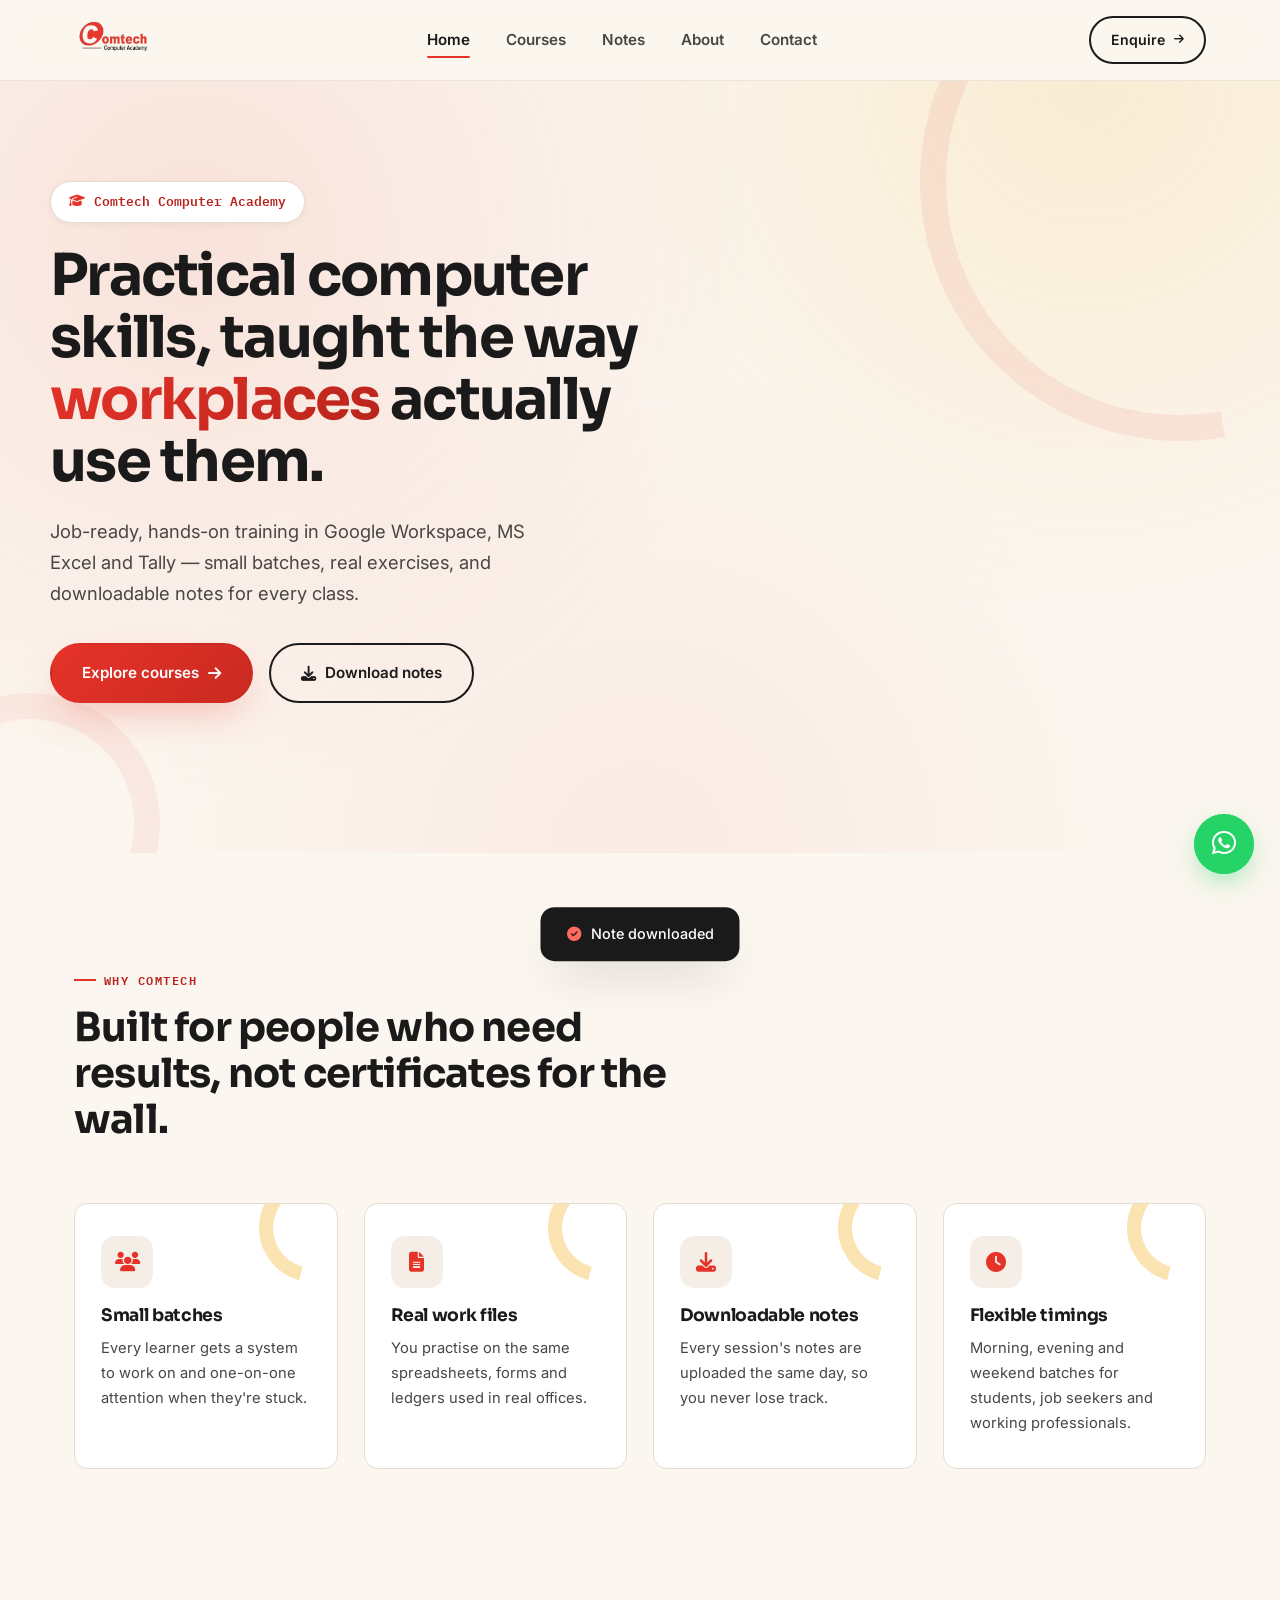
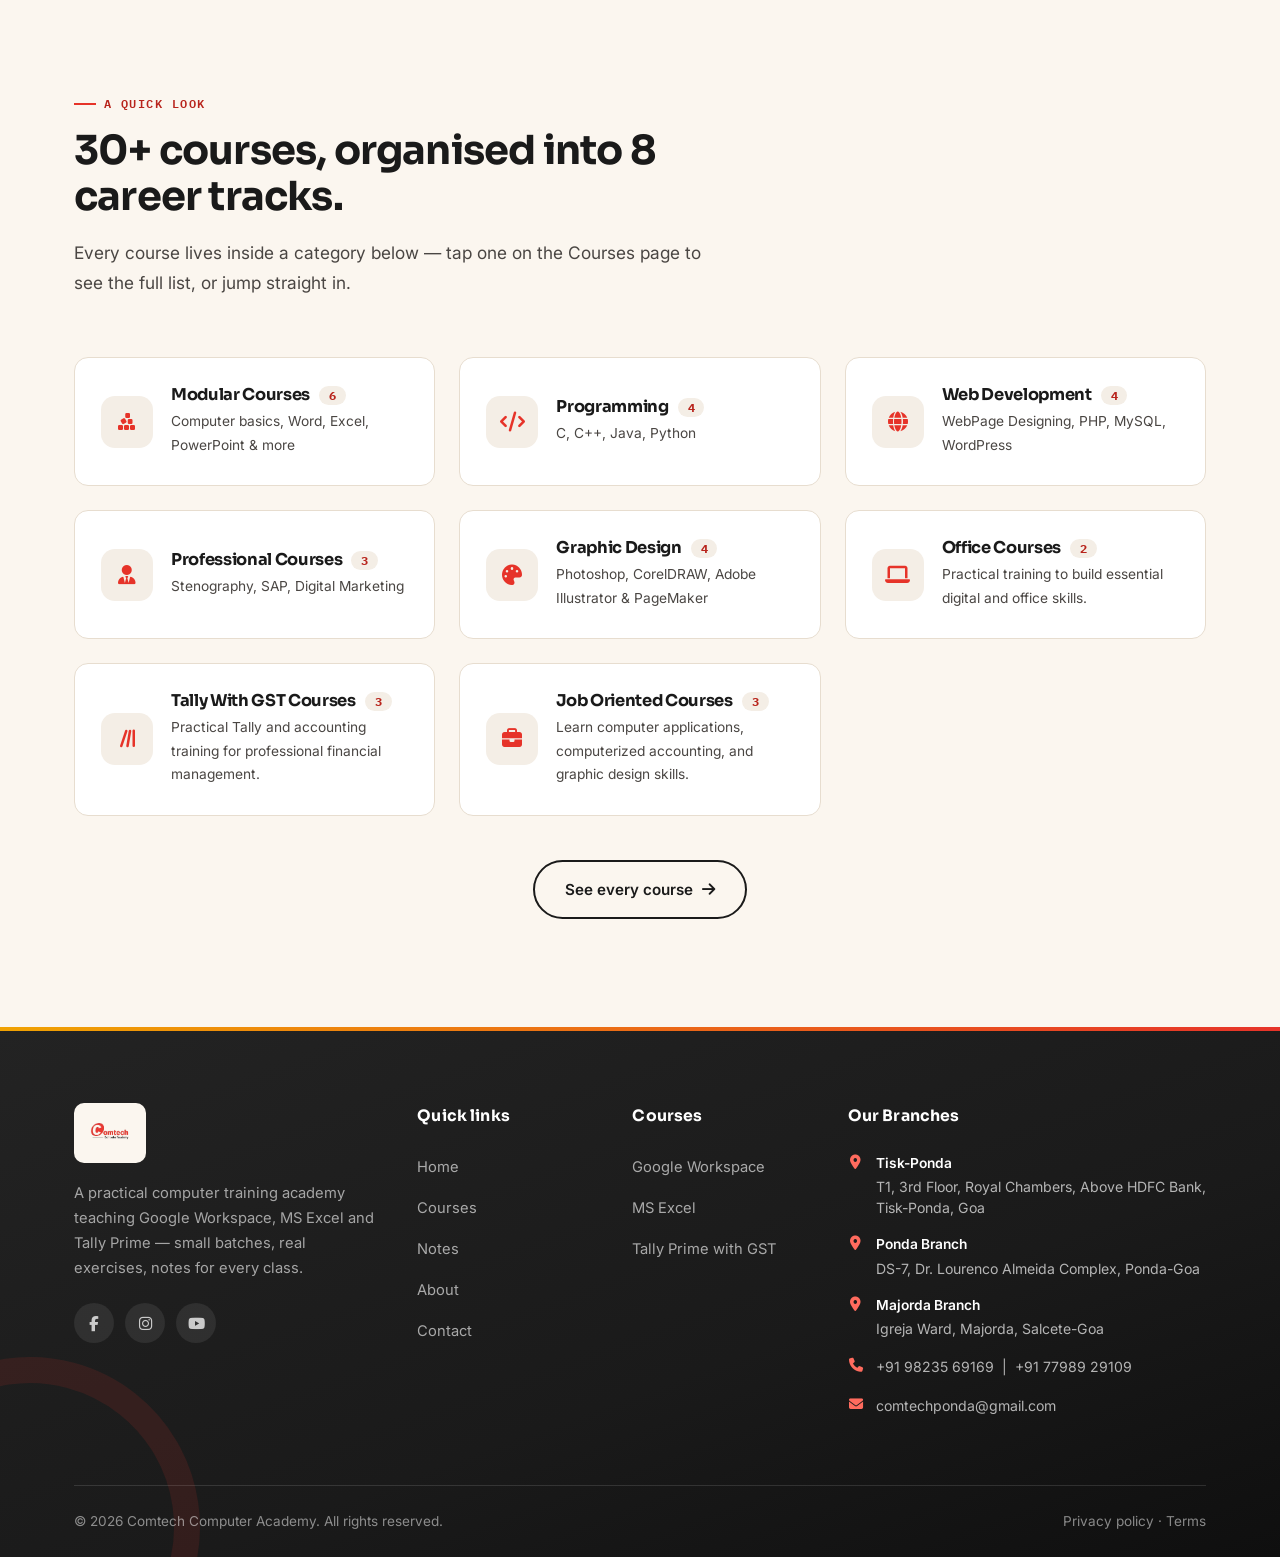
<file: index.html>
<!DOCTYPE html>
<html lang="en">
<head>
<meta charset="UTF-8">
<meta name="viewport" content="width=device-width, initial-scale=1.0">
<title>Comtech Computer Academy — Practical Computer Courses</title>
<meta name="description" content="Comtech Computer Academy — Google Workspace, MS Excel and Tally Prime training with downloadable notes.">
<link rel="stylesheet" href="css/style.css">
<link rel="stylesheet" href="https://cdnjs.cloudflare.com/ajax/libs/font-awesome/6.5.1/css/all.min.css">
</head>
<body>
<script>document.documentElement.classList.add('js');</script>
<header>
  <div class="nav-wrap">
    <a href="index.html" class="brand">
      <img src="assets/logo.png" alt="Comtech Computer Academy logo">
    </a>
    <nav class="links" id="navLinks">
      <a href="index.html">Home</a>
      <a href="courses.html">Courses</a>
      <a href="notes.html">Notes</a>
      <a href="about.html">About</a>
      <a href="contact.html">Contact</a>
    </nav>
    <div class="nav-cta">
      <a href="contact.html" class="btn btn-outline" style="padding:10px 20px;font-size:0.88rem;">Enquire <i class="fa-solid fa-arrow-right" style="font-size:0.8em;"></i></a>
      <button class="hamburger" id="hamburger" aria-label="Toggle menu">
        <span></span><span></span><span></span>
      </button>
    </div>
  </div>
</header>

<section class="hero" id="home">
  <div class="ring"></div>
  <div class="ring two"></div>
  <div class="hero-inner">
    <div class="hero-carousel" id="heroCarousel">
      <div class="hero-slides">
        <div class="hero-slide active">
          <div class="hero-eyebrow"><i class="fa-solid fa-graduation-cap"></i> Comtech Computer Academy</div>
          <h1>Practical computer skills, taught the way <em>workplaces</em> actually use them.</h1>
          <p class="lead">Job-ready, hands-on training in Google Workspace, MS Excel and Tally — small batches, real exercises, and downloadable notes for every class.</p>
          <div class="hero-actions">
            <a href="courses.html" class="btn btn-primary">Explore courses <i class="fa-solid fa-arrow-right"></i></a>
            <a href="notes.html" class="btn btn-outline"><i class="fa-solid fa-download"></i> Download notes</a>
          </div>
        </div>
       
      </div>
       
      </div>
      
</section>

<section id="why">
  <div class="container">
    <div class="section-head reveal">
      <div class="section-tag">Why Comtech</div>
      <h2>Built for people who need results, not certificates for the wall.</h2>
    </div>
    <div class="why-grid">
      <div class="why-card reveal"><div class="why-icon"><i class="fa-solid fa-users"></i></div><h4>Small batches</h4><p>Every learner gets a system to work on and one-on-one attention when they're stuck.</p></div>
      <div class="why-card reveal"><div class="why-icon"><i class="fa-solid fa-file-lines"></i></div><h4>Real work files</h4><p>You practise on the same spreadsheets, forms and ledgers used in real offices.</p></div>
      <div class="why-card reveal"><div class="why-icon"><i class="fa-solid fa-download"></i></div><h4>Downloadable notes</h4><p>Every session's notes are uploaded the same day, so you never lose track.</p></div>
      <div class="why-card reveal"><div class="why-icon"><i class="fa-solid fa-clock"></i></div><h4>Flexible timings</h4><p>Morning, evening and weekend batches for students, job seekers and working professionals.</p></div>
    </div>
  </div>
</section>

<section class="courses">
  <div class="container">
    <div class="section-head reveal">
      <div class="section-tag">A quick look</div>
      <h2>30+ courses, organised into 8 career tracks.</h2>
      <p>Every course lives inside a category below — tap one on the Courses page to see the full list, or jump straight in.</p>
    </div>
    <div class="quicklook-grid">
      <a href="courses.html#cat-modular" class="quicklook-card reveal">
        <div class="quicklook-icon"><i class="fa-solid fa-cubes-stacked"></i></div>
        <div class="quicklook-body">
          <h4>Modular Courses <span class="quicklook-count">6</span></h4>
          <p>Computer basics, Word, Excel, PowerPoint &amp; more</p>
        </div>
      </a>
      <a href="courses.html#cat-programming" class="quicklook-card reveal">
        <div class="quicklook-icon"><i class="fa-solid fa-code"></i></div>
        <div class="quicklook-body">
          <h4>Programming <span class="quicklook-count">4</span></h4>
          <p>C, C++, Java, Python</p>
        </div>
      </a>
      <a href="courses.html#cat-web" class="quicklook-card reveal">
        <div class="quicklook-icon"><i class="fa-solid fa-globe"></i></div>
        <div class="quicklook-body">
          <h4>Web Development <span class="quicklook-count">4</span></h4>
          <p>WebPage Designing, PHP, MySQL, WordPress</p>
        </div>
      </a>
      <a href="courses.html#cat-pro" class="quicklook-card reveal">
        <div class="quicklook-icon"><i class="fa-solid fa-user-tie"></i></div>
        <div class="quicklook-body">
          <h4>Professional Courses <span class="quicklook-count">3</span></h4>
          <p>Stenography, SAP, Digital Marketing</p>
        </div>
      </a>
      <a href="courses.html#cat-design" class="quicklook-card reveal">
        <div class="quicklook-icon"><i class="fa-solid fa-palette"></i></div>
        <div class="quicklook-body">
          <h4>Graphic Design <span class="quicklook-count">4</span></h4>
          <p>Photoshop, CorelDRAW, Adobe Illustrator &amp; PageMaker</p>
        </div>
      </a>
      <a href="courses.html#cat-office" class="quicklook-card reveal">
        <div class="quicklook-icon"><i class="fa-solid fa-laptop"></i></div>
        <div class="quicklook-body">
          <h4>Office Courses <span class="quicklook-count">2</span></h4>
          <p>Practical training to build essential digital and office skills.</p>
        </div>
      </a>
      <a href="courses.html#cat-GST" class="quicklook-card reveal">
        <div class="quicklook-icon"><i class="fa-solid fa-lines-leaning"></i></div>
        <div class="quicklook-body">
          <h4>Tally With GST Courses <span class="quicklook-count">3</span></h4>
          <p>Practical Tally and accounting training for professional financial management.</p>
        </div>
      </a>
      <a href="courses.html#cat-job" class="quicklook-card reveal">
        <div class="quicklook-icon"><i class="fa-solid fa-briefcase"></i></div>
        <div class="quicklook-body">
          <h4>Job Oriented Courses <span class="quicklook-count">3</span></h4>
          <p>Learn computer applications, computerized accounting, and graphic design skills.</p>
        </div>
      </a>
    </div>
    <div class="quicklook-more reveal">
      <a href="courses.html" class="btn btn-outline">See every course <i class="fa-solid fa-arrow-right"></i></a>
    </div>
  </div>
</section>

<footer>
  <div class="ring"></div>
  <div class="container">
    <div class="footer-grid">
      <div class="footer-about">
        <div class="footer-brand">
          <div style="background:var(--cream);padding:8px 14px;border-radius:10px;display:inline-flex;">
            <img src="assets/logo.png" alt="Comtech Computer Academy logo" style="height:44px;width:auto;">
          </div>
        </div>
        <p style="font-size:0.92rem;line-height:1.7;color:rgba(255,255,255,0.6);max-width:320px;">A practical computer training academy teaching Google Workspace, MS Excel and Tally Prime — small batches, real exercises, notes for every class.</p>
        <div class="footer-social">
          <a href="https://www.facebook.com/ComtechComputerAcademy" aria-label="Facebook"><i class="fa-brands fa-facebook-f"></i></a>
          <a href="https://www.instagram.com/comtech_ponda" aria-label="Instagram"><i class="fa-brands fa-instagram"></i></a>
          <a href="https://www.youtube.com/@ComtechGOA" aria-label="YouTube"><i class="fa-brands fa-youtube"></i></a>
        </div>
      </div>

      <div>
        <h5>Quick links</h5>
        <ul class="footer-links">
          <li><a href="index.html">Home</a></li>
          <li><a href="courses.html">Courses</a></li>
          <li><a href="notes.html">Notes</a></li>
          <li><a href="about.html">About</a></li>
          <li><a href="contact.html">Contact</a></li>
        </ul>
      </div>

      <div>
        <h5>Courses</h5>
        <ul class="footer-links">
          <li><a href="courses.html">Google Workspace</a></li>
          <li><a href="courses.html">MS Excel</a></li>
          <li><a href="courses.html">Tally Prime with GST</a></li>
        </ul>
      </div>

      <div>
        <h5>Our Branches</h5>
        <ul class="footer-contact">
          <li>
            <i class="fa-solid fa-location-dot"></i>
            <div>
              <strong class="branch-name">Tisk-Ponda </strong>
              <span>T1, 3rd Floor, Royal Chambers, Above HDFC Bank, Tisk-Ponda, Goa</span>
            </div>
          </li>
          <li>
            <i class="fa-solid fa-location-dot"></i>
            <div>
              <strong class="branch-name">Ponda Branch</strong>
              <span>DS-7, Dr. Lourenco Almeida Complex, Ponda-Goa</span>
            </div>
          </li>
          <li>
            <i class="fa-solid fa-location-dot"></i>
            <div>
              <strong class="branch-name">Majorda Branch</strong>
              <span>Igreja Ward, Majorda, Salcete-Goa</span>
            </div>
          </li>
          <li>
            <i class="fa-solid fa-phone"></i>
            <div>
              <a href="tel:+919823569169">+91 98235 69169</a> &nbsp;|&nbsp; <a href="tel:+917798929109">+91 77989 29109</a>
            </div>
          </li>
          <li>
            <i class="fa-solid fa-envelope"></i>
            <div>
              <a href="mailto:comtechponda@gmail.com">comtechponda@gmail.com</a>
            </div>
          </li>
        </ul>
      </div>
    </div>

    <div class="footer-bottom">
      <span>&copy; <span id="year"></span> Comtech Computer Academy. All rights reserved.</span>
      <span><a href="privacy.html">Privacy policy</a> &middot; <a href="terms.html">Terms</a></span>
    </div>
  </div>
</footer>

<a href="https://wa.me/9823569169?text=Hi%2C%20I%27d%20like%20to%20know%20more%20about%20your%20courses." class="whatsapp-float" target="_blank" rel="noopener" aria-label="Chat with us on WhatsApp">
  <i class="fa-brands fa-whatsapp"></i>
  <span class="wa-tip">Chat with us</span>
</a>

<div class="toast" id="toast"><i class="fa-solid fa-circle-check"></i><span>Note downloaded</span></div>
<script src="js/script.js"></script>
</body>
</html>
</file>
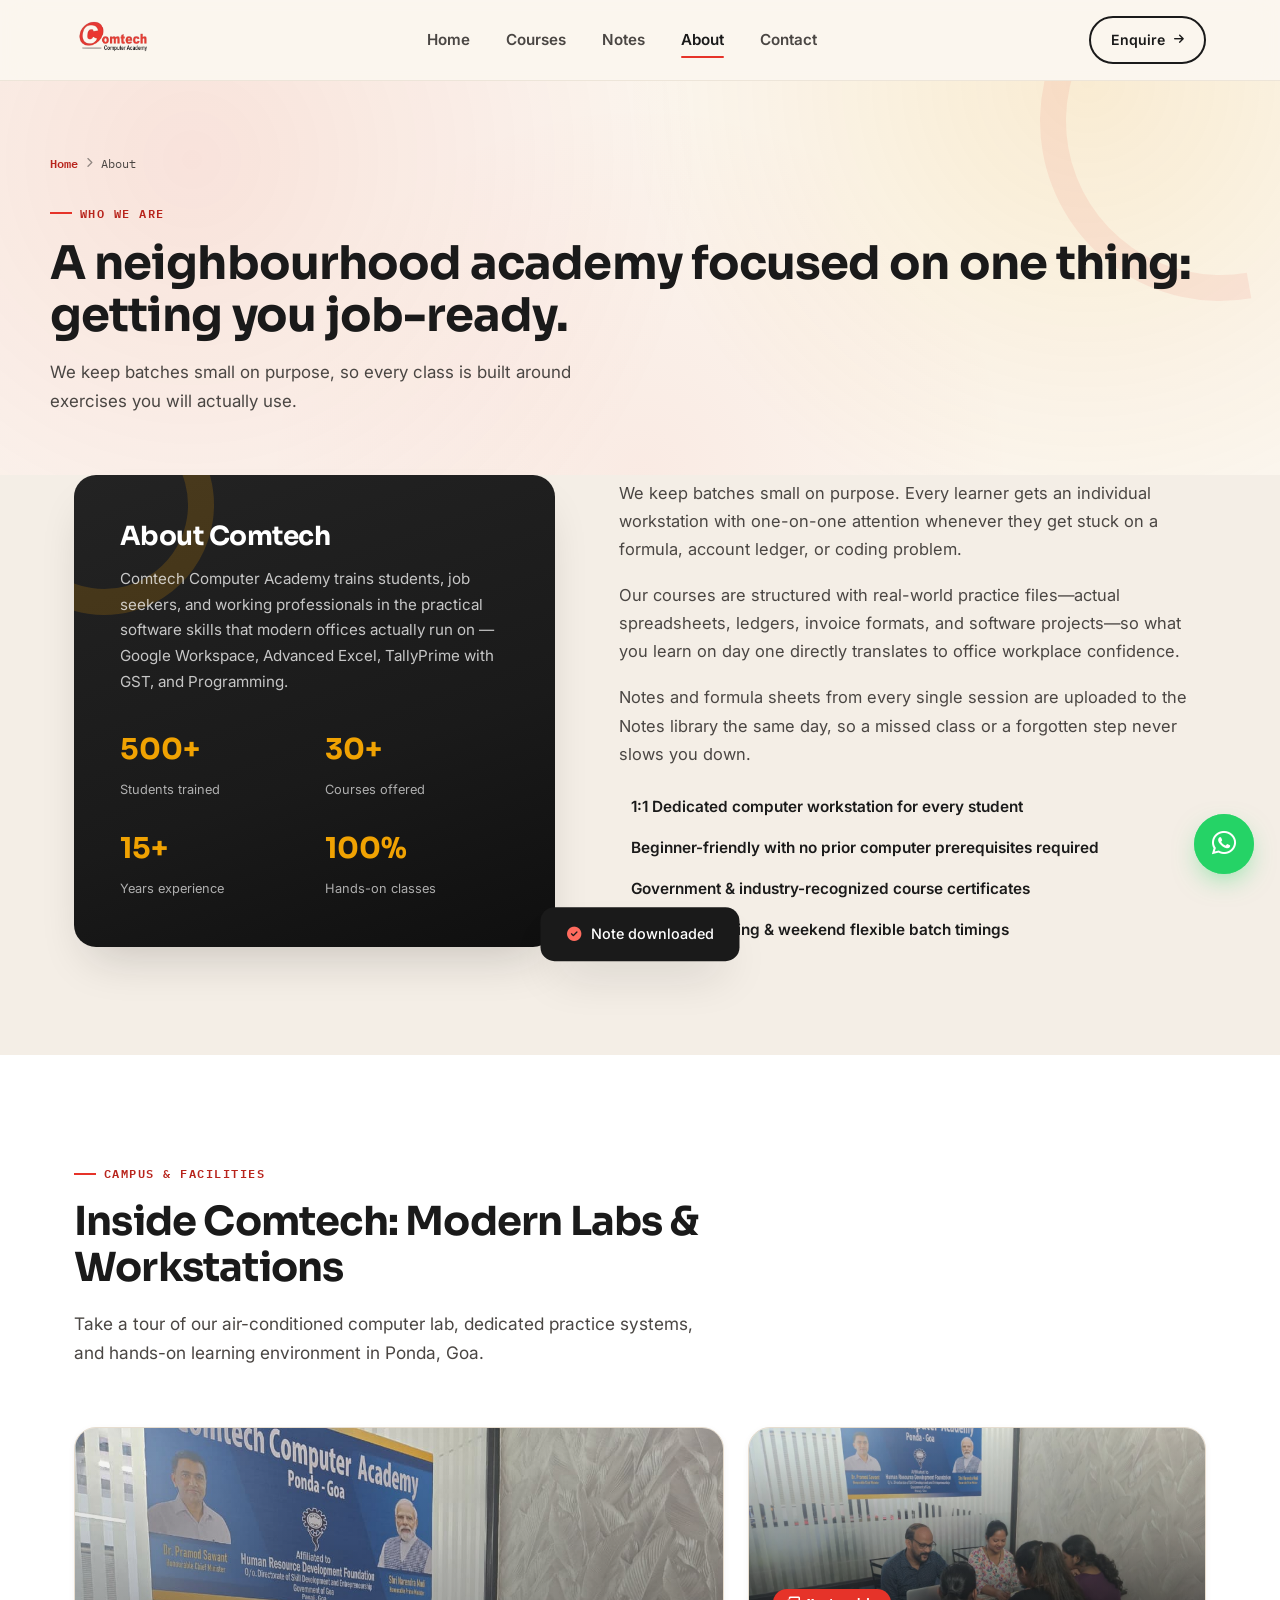
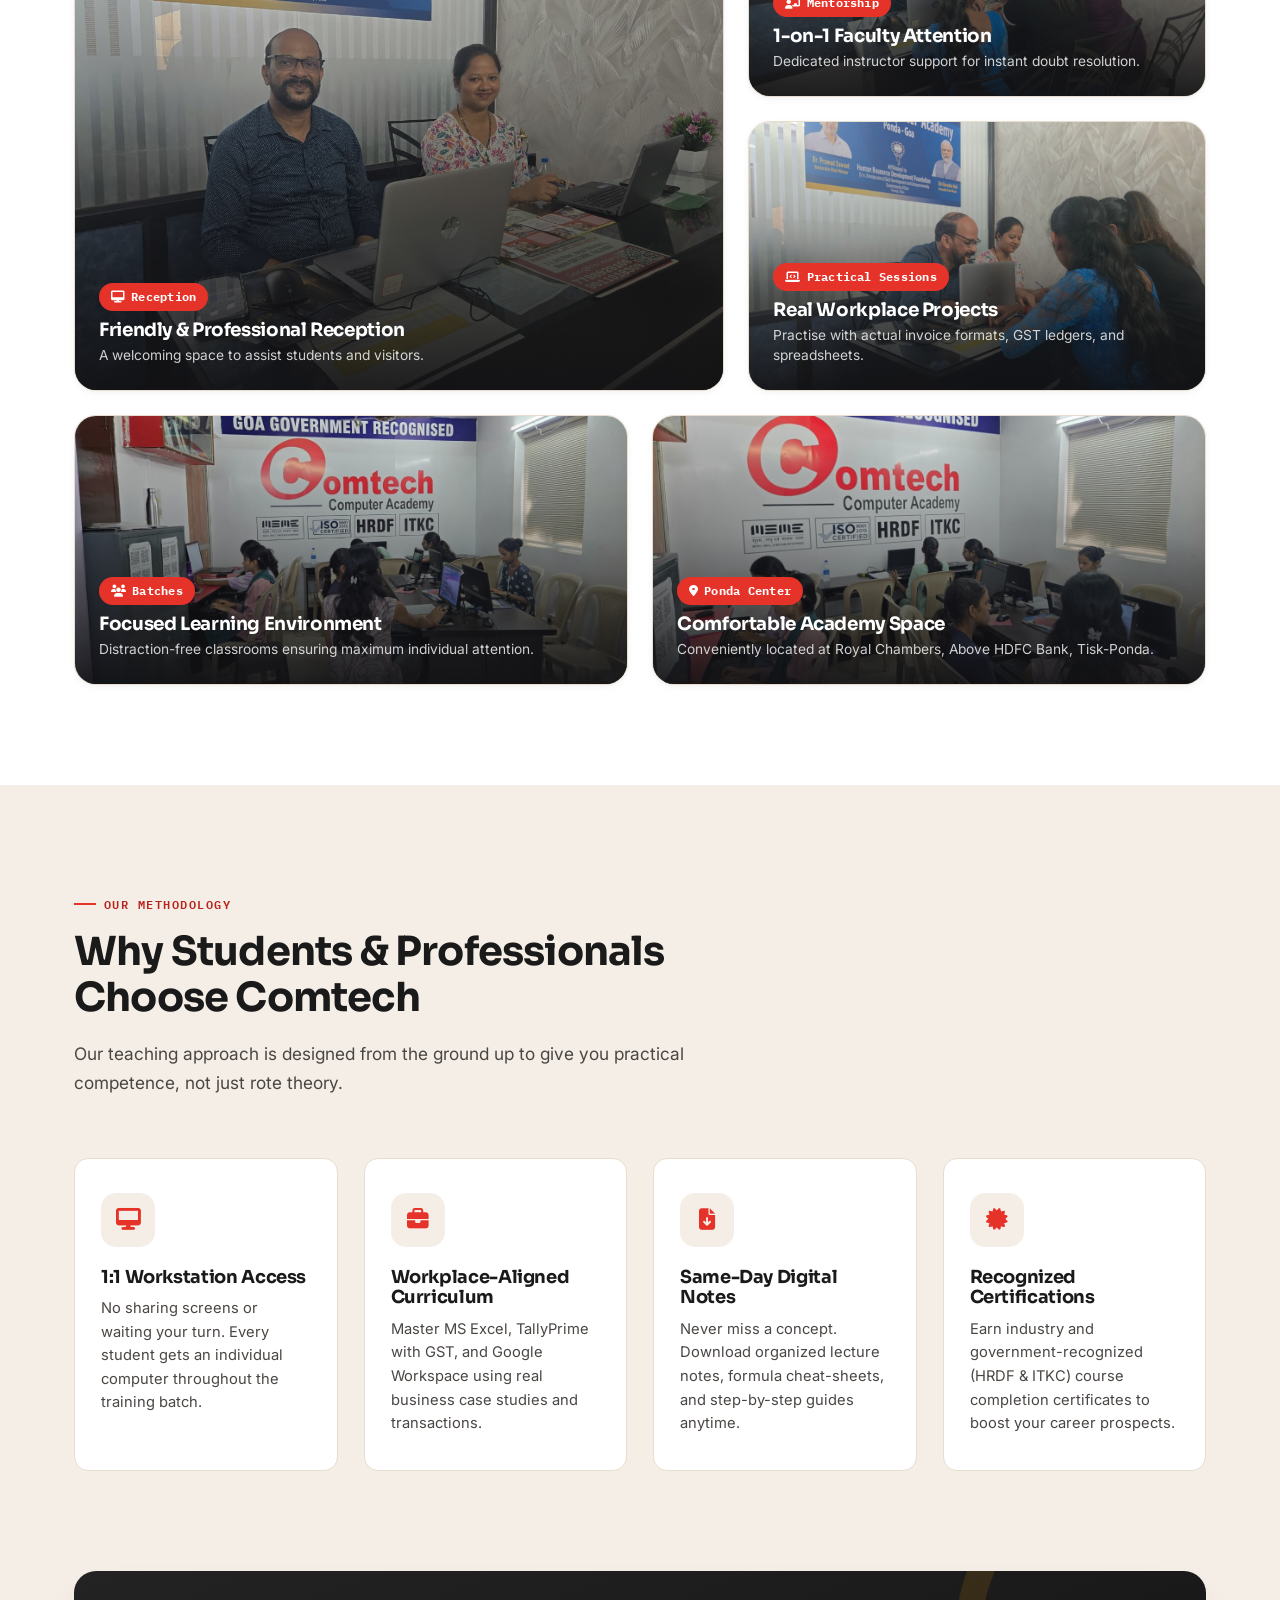
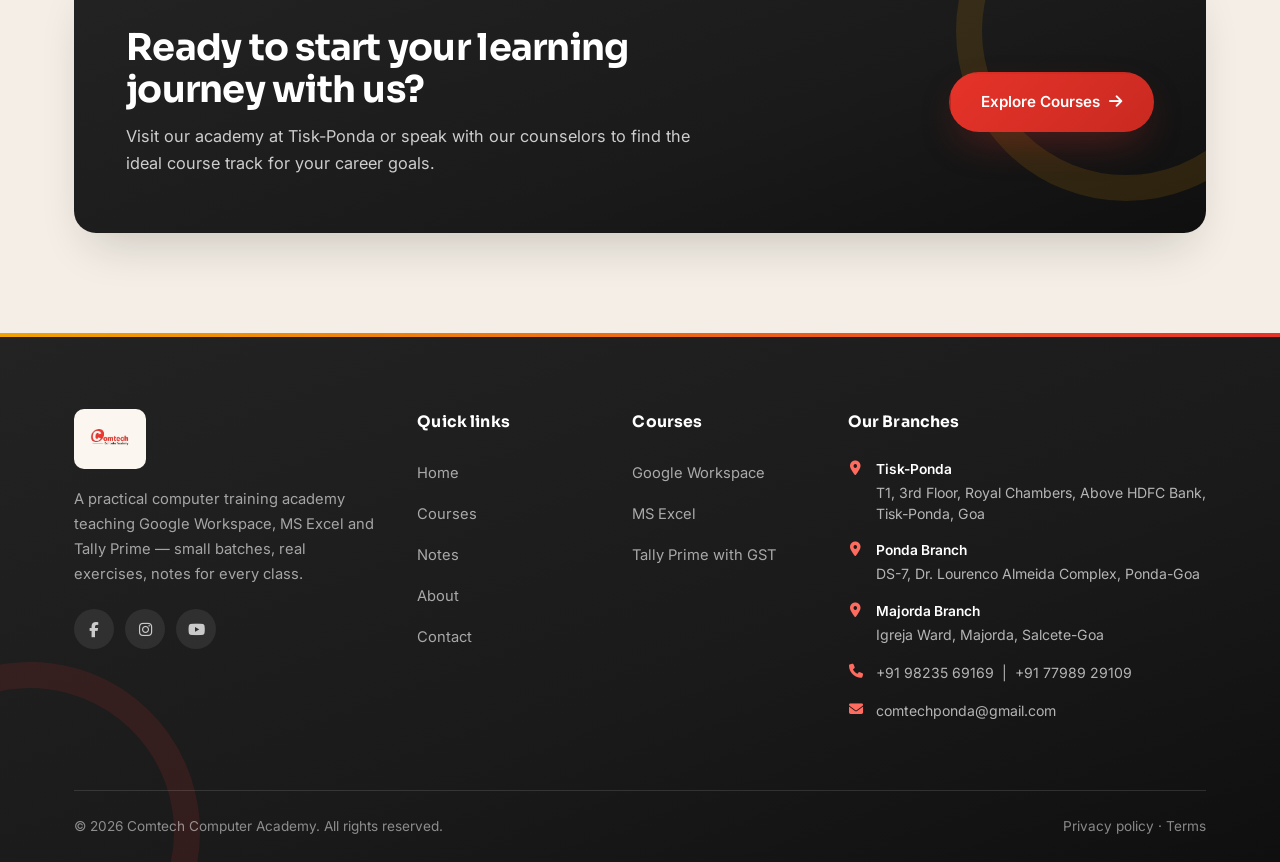
<file: about.html>
<!DOCTYPE html>
<html lang="en">
<head>
<meta charset="UTF-8">
<meta name="viewport" content="width=device-width, initial-scale=1.0">
<title>About Us — Comtech Computer Academy</title>
<meta name="description" content="Learn about Comtech Computer Academy, our teaching approach, and our instructors.">
<link rel="stylesheet" href="css/style.css">
<link rel="stylesheet" href="https://cdnjs.cloudflare.com/ajax/libs/font-awesome/6.5.1/css/all.min.css">
</head>
<body>
<script>document.documentElement.classList.add('js');</script>
<header>
  <div class="nav-wrap">
    <a href="index.html" class="brand">
      <img src="assets/logo.png" alt="Comtech Computer Academy logo">
    </a>
    <nav class="links" id="navLinks">
      <a href="index.html">Home</a>
      <a href="courses.html">Courses</a>
      <a href="notes.html">Notes</a>
      <a href="about.html">About</a>
      <a href="contact.html">Contact</a>
    </nav>
    <div class="nav-cta">
      <a href="contact.html" class="btn btn-outline" style="padding:10px 20px;font-size:0.88rem;">Enquire <i class="fa-solid fa-arrow-right" style="font-size:0.8em;"></i></a>
      <button class="hamburger" id="hamburger" aria-label="Toggle menu">
        <span></span><span></span><span></span>
      </button>
    </div>
  </div>
</header>

<section class="page-hero">
  <div class="ring"></div>
  <div class="page-hero-inner reveal">
    <div class="breadcrumb"><a href="index.html">Home</a> <i class="fa-solid fa-chevron-right"></i> About</div>
    <div class="section-tag">Who we are</div>
    <h1>A neighbourhood academy focused on one thing: getting you job-ready.</h1>
    <p>We keep batches small on purpose, so every class is built around exercises you will actually use.</p>
  </div>
</section>

<section class="about">
  <div class="container">
    <div class="about-grid">
      <div class="about-visual reveal">
        <div class="ring"></div>
        <h3>About Comtech</h3>
        <p>Comtech Computer Academy trains students, job seekers, and working professionals in the practical software skills that modern offices actually run on — Google Workspace, Advanced Excel, TallyPrime with GST, and Programming.</p>
        <div class="about-stats">
          <div><strong>500+</strong><span>Students trained</span></div>
          <div><strong>30+</strong><span>Courses offered</span></div>
          <div><strong>15+</strong><span>Years experience</span></div>
          <div><strong>100%</strong><span>Hands-on classes</span></div>
        </div>
      </div>
      <div class="about-copy reveal">
        <p>We keep batches small on purpose. Every learner gets an individual workstation with one-on-one attention whenever they get stuck on a formula, account ledger, or coding problem.</p>
        <p>Our courses are structured with real-world practice files—actual spreadsheets, ledgers, invoice formats, and software projects—so what you learn on day one directly translates to office workplace confidence.</p>
        <p>Notes and formula sheets from every single session are uploaded to the Notes library the same day, so a missed class or a forgotten step never slows you down.</p>
        <ul class="about-list">
          <li><div class="c-bullet"></div> 1:1 Dedicated computer workstation for every student</li>
          <li><div class="c-bullet"></div> Beginner-friendly with no prior computer prerequisites required</li>
          <li><div class="c-bullet"></div> Government &amp; industry-recognized course certificates</li>
          <li><div class="c-bullet"></div> Morning, evening &amp; weekend flexible batch timings</li>
        </ul>
      </div>
    </div>
  </div>
</section>

<!-- Classroom & Lab Photo Gallery Showcase -->
<section class="gallery-section">
  <div class="container">
    <div class="section-head reveal">
      <div class="section-tag">Campus &amp; Facilities</div>
      <h2>Inside Comtech: Modern Labs &amp; Workstations</h2>
      <p>Take a tour of our air-conditioned computer lab, dedicated practice systems, and hands-on learning environment in Ponda, Goa.</p>
    </div>

    <div class="gallery-grid">
      <div class="gallery-item reveal">
        <img src="assets/img1.jpeg" alt="Comtech Computer Academy main lab workstations" loading="lazy">
        <div class="gallery-overlay">
          <span class="gallery-tag"><i class="fa-solid fa-desktop"></i> Reception</span>
          <h4 class="gallery-title">Friendly & Professional Reception</h4>
          <p class="gallery-desc">A welcoming space to assist students and visitors.</p>
        </div>
      </div>

      <div class="gallery-item reveal">
        <img src="assets/img2.jpeg" alt="Hands-on faculty guidance at Comtech" loading="lazy">
        <div class="gallery-overlay">
          <span class="gallery-tag"><i class="fa-solid fa-chalkboard-user"></i> Mentorship</span>
          <h4 class="gallery-title">1-on-1 Faculty Attention</h4>
          <p class="gallery-desc">Dedicated instructor support for instant doubt resolution.</p>
        </div>
      </div>

      <div class="gallery-item reveal">
        <img src="assets/img3.jpeg" alt="Students practicing accounting and computer skills" loading="lazy">
        <div class="gallery-overlay">
          <span class="gallery-tag"><i class="fa-solid fa-laptop-code"></i> Practical Sessions</span>
          <h4 class="gallery-title">Real Workplace Projects</h4>
          <p class="gallery-desc">Practise with actual invoice formats, GST ledgers, and spreadsheets.</p>
        </div>
      </div>

      <div class="gallery-item reveal">
        <img src="assets/img4.jpeg" alt="Focused small batch learning atmosphere" loading="lazy">
        <div class="gallery-overlay">
          <span class="gallery-tag"><i class="fa-solid fa-users"></i>  Batches</span>
          <h4 class="gallery-title">Focused Learning Environment</h4>
          <p class="gallery-desc">Distraction-free classrooms ensuring maximum individual attention.</p>
        </div>
      </div>

      <div class="gallery-item reveal">
        <img src="assets/img5.jpeg" alt="Comtech academy classroom setup in Ponda Goa" loading="lazy">
        <div class="gallery-overlay">
          <span class="gallery-tag"><i class="fa-solid fa-location-dot"></i> Ponda Center</span>
          <h4 class="gallery-title">Comfortable Academy Space</h4>
          <p class="gallery-desc">Conveniently located at Royal Chambers, Above HDFC Bank, Tisk-Ponda.</p>
        </div>
      </div>
    </div>
  </div>
</section>

<!-- Core Learning Methodology Pillars -->
<section class="pillars-section">
  <div class="container">
    <div class="section-head reveal">
      <div class="section-tag">Our Methodology</div>
      <h2>Why Students &amp; Professionals Choose Comtech</h2>
      <p>Our teaching approach is designed from the ground up to give you practical competence, not just rote theory.</p>
    </div>

    <div class="pillars-grid">
      <div class="pillar-card reveal">
        <div class="pillar-icon"><i class="fa-solid fa-desktop"></i></div>
        <h4>1:1 Workstation Access</h4>
        <p>No sharing screens or waiting your turn. Every student gets an individual computer throughout the training batch.</p>
      </div>

      <div class="pillar-card reveal">
        <div class="pillar-icon"><i class="fa-solid fa-briefcase"></i></div>
        <h4>Workplace-Aligned Curriculum</h4>
        <p>Master MS Excel, TallyPrime with GST, and Google Workspace using real business case studies and transactions.</p>
      </div>

      <div class="pillar-card reveal">
        <div class="pillar-icon"><i class="fa-solid fa-file-arrow-down"></i></div>
        <h4>Same-Day Digital Notes</h4>
        <p>Never miss a concept. Download organized lecture notes, formula cheat-sheets, and step-by-step guides anytime.</p>
      </div>

      <div class="pillar-card reveal">
        <div class="pillar-icon"><i class="fa-solid fa-certificate"></i></div>
        <h4>Recognized Certifications</h4>
        <p>Earn industry and government-recognized (HRDF &amp; ITKC) course completion certificates to boost your career prospects.</p>
      </div>
    </div>
  </div>
</section>

<!-- About CTA Banner -->
<section class="about-cta-section">
  <div class="container">
    <div class="about-cta-box reveal">
      <div class="ring"></div>
      <div class="about-cta-content">
        <h3>Ready to start your learning journey with us?</h3>
        <p>Visit our academy at Tisk-Ponda or speak with our counselors to find the ideal course track for your career goals.</p>
      </div>
      <div class="about-cta-actions">
        <a href="courses.html" class="btn btn-primary">Explore Courses <i class="fa-solid fa-arrow-right"></i></a>
      </div>
    </div>
  </div>
</section>

<footer>
  <div class="ring"></div>
  <div class="container">
    <div class="footer-grid">
      <div class="footer-about">
        <div class="footer-brand">
          <div style="background:var(--cream);padding:8px 14px;border-radius:10px;display:inline-flex;">
            <img src="assets/logo.png" alt="Comtech Computer Academy logo" style="height:44px;width:auto;">
          </div>
        </div>
        <p style="font-size:0.92rem;line-height:1.7;color:rgba(255,255,255,0.6);max-width:320px;">A practical computer training academy teaching Google Workspace, MS Excel and Tally Prime — small batches, real exercises, notes for every class.</p>
        <div class="footer-social">
          <a href="https://www.facebook.com/ComtechComputerAcademy" aria-label="Facebook"><i class="fa-brands fa-facebook-f"></i></a>
          <a href="https://www.instagram.com/comtech_ponda" aria-label="Instagram"><i class="fa-brands fa-instagram"></i></a>
          <a href="https://www.youtube.com/@ComtechGOA" aria-label="YouTube"><i class="fa-brands fa-youtube"></i></a>
        </div>
      </div>

      <div>
        <h5>Quick links</h5>
        <ul class="footer-links">
          <li><a href="index.html">Home</a></li>
          <li><a href="courses.html">Courses</a></li>
          <li><a href="notes.html">Notes</a></li>
          <li><a href="about.html">About</a></li>
          <li><a href="contact.html">Contact</a></li>
        </ul>
      </div>

      <div>
        <h5>Courses</h5>
        <ul class="footer-links">
          <li><a href="courses.html">Google Workspace</a></li>
          <li><a href="courses.html">MS Excel</a></li>
          <li><a href="courses.html">Tally Prime with GST</a></li>
        </ul>
      </div>

      <div>
        <h5>Our Branches</h5>
        <ul class="footer-contact">
          <li>
            <i class="fa-solid fa-location-dot"></i>
            <div>
              <strong class="branch-name">Tisk-Ponda </strong>
              <span>T1, 3rd Floor, Royal Chambers, Above HDFC Bank, Tisk-Ponda, Goa</span>
            </div>
          </li>
          <li>
            <i class="fa-solid fa-location-dot"></i>
            <div>
              <strong class="branch-name">Ponda Branch</strong>
              <span>DS-7, Dr. Lourenco Almeida Complex, Ponda-Goa</span>
            </div>
          </li>
          <li>
            <i class="fa-solid fa-location-dot"></i>
            <div>
              <strong class="branch-name">Majorda Branch</strong>
              <span>Igreja Ward, Majorda, Salcete-Goa</span>
            </div>
          </li>
          <li>
            <i class="fa-solid fa-phone"></i>
            <div>
              <a href="tel:+919823569169">+91 98235 69169</a> &nbsp;|&nbsp; <a href="tel:+917798929109">+91 77989 29109</a>
            </div>
          </li>
          <li>
            <i class="fa-solid fa-envelope"></i>
            <div>
              <a href="mailto:comtechponda@gmail.com">comtechponda@gmail.com</a>
            </div>
          </li>
        </ul>
      </div>
    </div>

    <div class="footer-bottom">
      <span>&copy; <span id="year"></span> Comtech Computer Academy. All rights reserved.</span>
      <span><a href="privacy.html">Privacy policy</a> &middot; <a href="terms.html">Terms</a></span>
    </div>
  </div>
</footer>

<div class="toast" id="toast"><i class="fa-solid fa-circle-check"></i><span>Note downloaded</span></div>
<a href="https://wa.me/9823569169?text=Hi%2C%20I%27d%20like%20to%20know%20more%20about%20your%20courses." class="whatsapp-float" target="_blank" rel="noopener" aria-label="Chat with us on WhatsApp">
  <i class="fa-brands fa-whatsapp"></i>
  <span class="wa-tip">Chat with us</span>
</a>

<script src="js/script.js"></script>
</body>
</html>
</file>
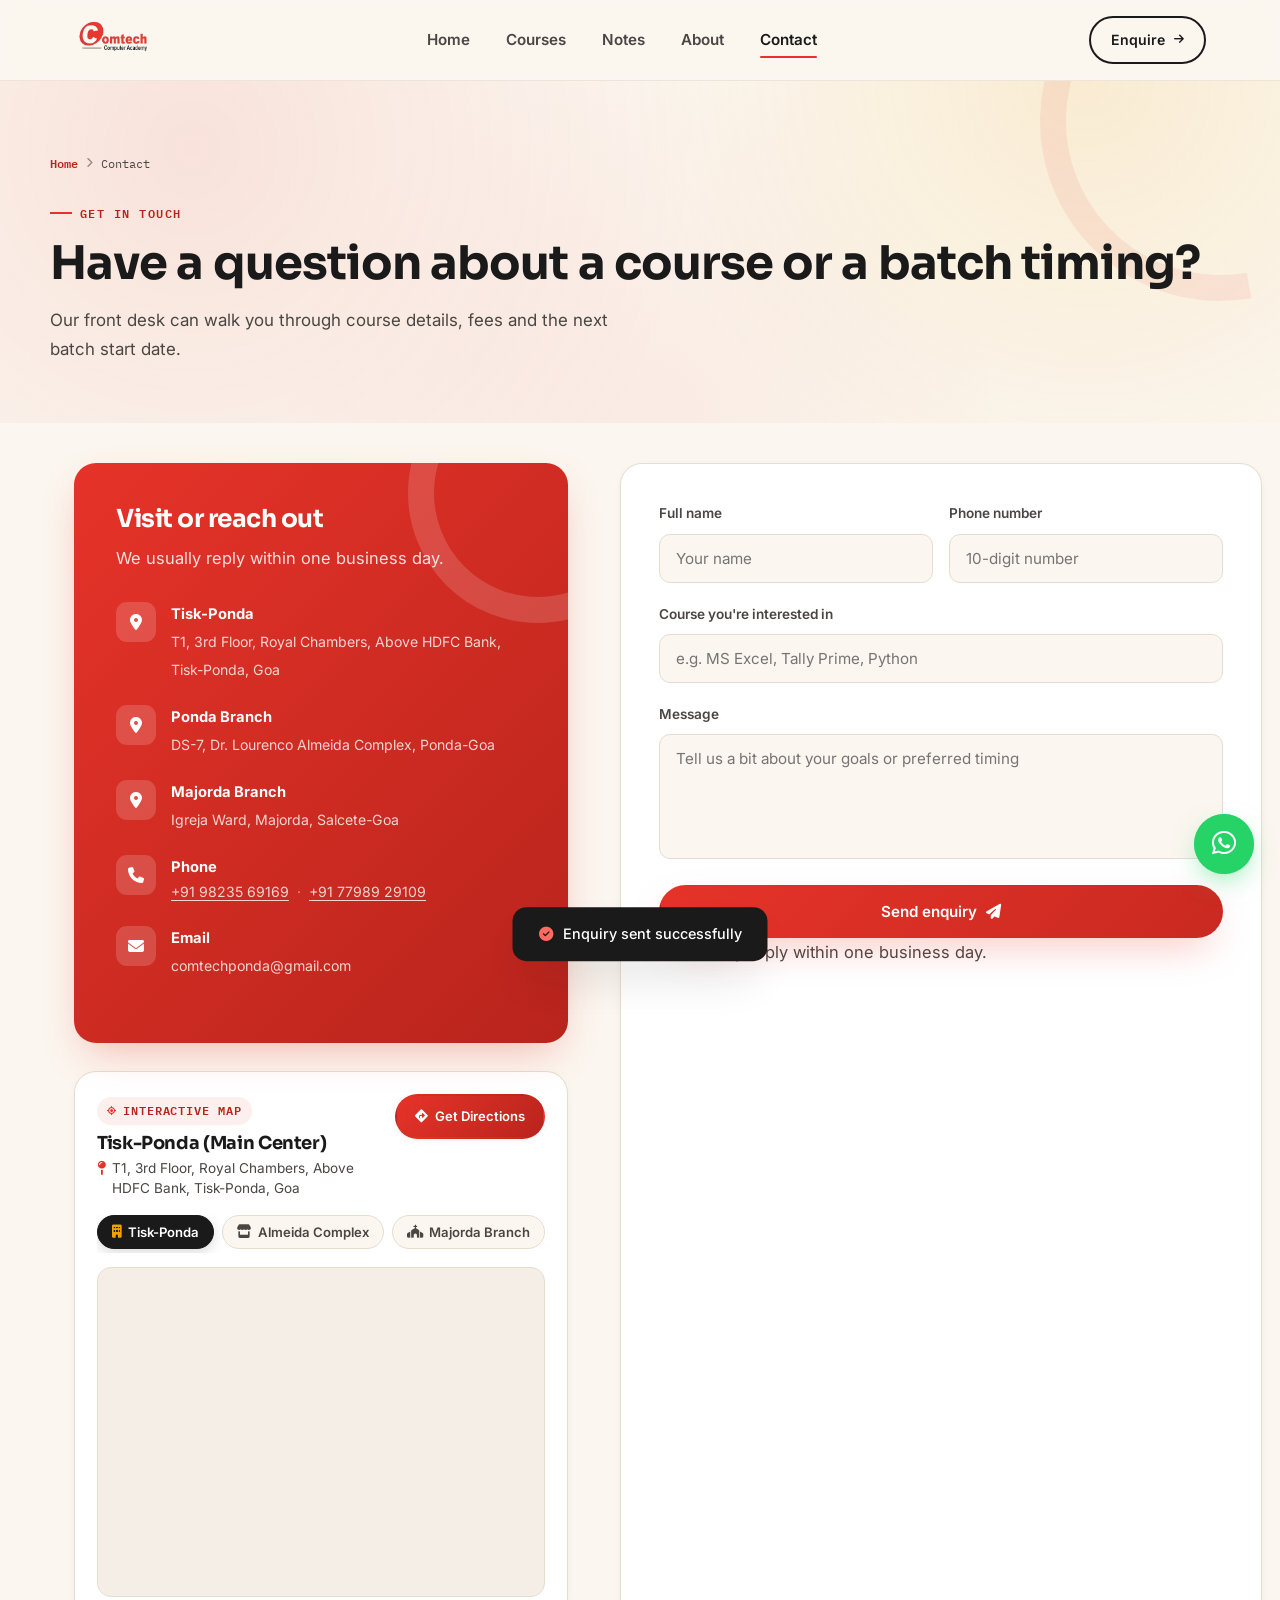
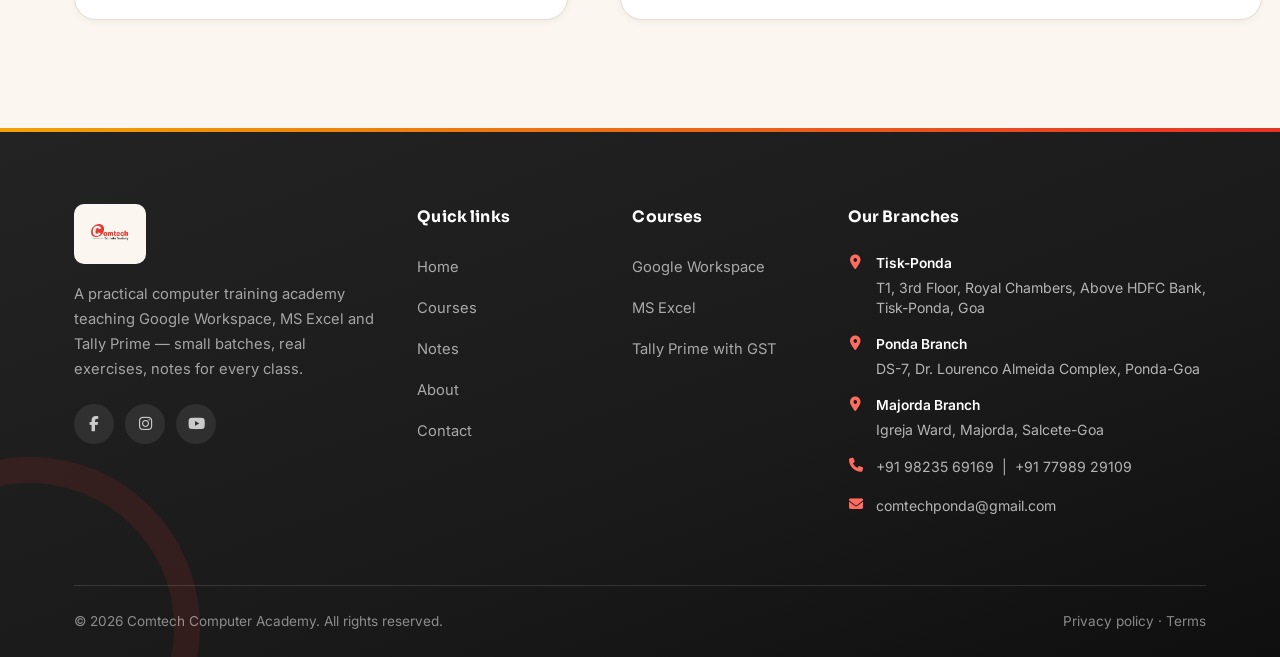
<file: contact.html>
<!DOCTYPE html>
<html lang="en">
<head>
<meta charset="UTF-8">
<meta name="viewport" content="width=device-width, initial-scale=1.0">
<title>Contact Us — Comtech Computer Academy</title>
<meta name="description" content="Get in touch with Comtech Computer Academy for course details, fees and batch timings.">
<link rel="stylesheet" href="css/style.css">
<link rel="stylesheet" href="https://cdnjs.cloudflare.com/ajax/libs/font-awesome/6.5.1/css/all.min.css">
</head>
<body>
<script>document.documentElement.classList.add('js');</script>
<header>
  <div class="nav-wrap">
    <a href="index.html" class="brand">
      <img src="assets/logo.png" alt="Comtech Computer Academy logo">
    </a>
    <nav class="links" id="navLinks">
      <a href="index.html">Home</a>
      <a href="courses.html">Courses</a>
      <a href="notes.html">Notes</a>
      <a href="about.html">About</a>
      <a href="contact.html">Contact</a>
    </nav>
    <div class="nav-cta">
      <a href="#enquire" class="btn btn-outline" style="padding:10px 20px;font-size:0.88rem;">Enquire <i class="fa-solid fa-arrow-right" style="font-size:0.8em;"></i></a>
      <button class="hamburger" id="hamburger" aria-label="Toggle menu">
        <span></span><span></span><span></span>
      </button>
    </div>
  </div>
</header>

<section class="page-hero">
  <div class="ring"></div>
  <div class="page-hero-inner reveal">
    <div class="breadcrumb"><a href="index.html">Home</a> <i class="fa-solid fa-chevron-right"></i> Contact</div>
    <div class="section-tag">Get in touch</div>
    <h1>Have a question about a course or a batch timing?</h1>
    <p>Our front desk can walk you through course details, fees and the next batch start date.</p>
  </div>
</section>

<section>
  <div class="container">
    <div class="contact-grid">
      <div class="reveal">
        <div class="contact-info-card">
          <div class="ring"></div>
          <h3>Visit or reach out</h3>
          <p>We usually reply within one business day.</p>
          <div class="info-row">
            <div class="ico"><i class="fa-solid fa-location-dot"></i></div>
            <div>
              <strong>Tisk-Ponda</strong>
              <span>T1, 3rd Floor, Royal Chambers, Above HDFC Bank, Tisk-Ponda, Goa</span>
            </div>
          </div>
          <div class="info-row">
            <div class="ico"><i class="fa-solid fa-location-dot"></i></div>
            <div>
              <strong>Ponda Branch</strong>
              <span>DS-7, Dr. Lourenco Almeida Complex, Ponda-Goa</span>
            </div>
          </div>
          <div class="info-row">
            <div class="ico"><i class="fa-solid fa-location-dot"></i></div>
            <div>
              <strong>Majorda Branch</strong>
              <span>Igreja Ward, Majorda, Salcete-Goa</span>
            </div>
          </div>
          <div class="info-row">
            <div class="ico"><i class="fa-solid fa-phone"></i></div>
            <div>
              <strong>Phone</strong>
              <span class="phone-link-group">
                <a href="tel:+919823569169">+91 98235 69169</a>
                <span class="phone-divider">&middot;</span>
                <a href="tel:+917798929109">+91 77989 29109</a>
              </span>
            </div>
          </div>
          <div class="info-row">
            <div class="ico"><i class="fa-solid fa-envelope"></i></div>
            <div>
              <strong>Email</strong>
              <span><a href="mailto:comtechponda@gmail.com">comtechponda@gmail.com</a></span>
            </div>
          </div>
          
        </div>
        
        <!-- Enhanced Interactive Location Map Card -->
        <div class="map-card-wrapper">
          <div class="map-card-header">
            <div class="map-header-left">
              <span class="map-badge"><i class="fa-solid fa-location-crosshairs"></i> Interactive Map</span>
              <h4 id="activeBranchTitle">Tisk-Ponda (Main Center)</h4>
              <p id="activeBranchAddress" class="map-active-addr"><i class="fa-solid fa-map-pin"></i> T1, 3rd Floor, Royal Chambers, Above HDFC Bank, Tisk-Ponda, Goa</p>
            </div>
            <a id="mapDirectionsBtn" href="https://www.google.com/maps/place/Comtech+Computer+Academy/@15.395056,74.0000691,17z/data=!3m1!4b1!4m6!3m5!1s0x3bbfba971c7bd565:0xa9f4455e070b505f!8m2!3d15.395056!4d74.002644!16s%2Fg%2F11b6d05pkm" target="_blank" rel="noopener" class="btn btn-directions">
              <i class="fa-solid fa-diamond-turn-right"></i> Get Directions
            </a>
          </div>

          <!-- Branch Selection Tabs -->
          <div class="map-branch-tabs" role="tablist" aria-label="Branch Locations">
            <button type="button" class="map-tab active" data-branch="main" role="tab" aria-selected="true">
              <i class="fa-solid fa-building"></i> Tisk-Ponda
            </button>
            <button type="button" class="map-tab" data-branch="ponda" role="tab" aria-selected="false">
              <i class="fa-solid fa-store"></i> Almeida Complex
            </button>
            <button type="button" class="map-tab" data-branch="majorda" role="tab" aria-selected="false">
              <i class="fa-solid fa-church"></i> Majorda Branch
            </button>
          </div>

          <div class="map-embed">
            <iframe
              id="branchMapIframe"
              src="https://www.google.com/maps/embed?pb=!1m18!1m12!1m3!1d3846.6569173864814!2d74.00006907415172!3d15.395055985190945!2m3!1f0!2f0!3f0!3m2!1i1024!2i768!4f13.1!3m3!1m2!1s0x3bbfba971c7bd565%3A0xa9f4455e070b505f!2sComtech%20Computer%20Academy!5e0!3m2!1sen!2sin!4v1790765768960!5m2!1sen!2sin"
              title="Comtech Computer Academy location map"
              style="border:0;"
              allowfullscreen
              loading="lazy"
              referrerpolicy="strict-origin-when-cross-origin">
            </iframe>
          </div>
        </div>
      </div>

      <form class="enquire reveal" id="enquire" action="https://formsubmit.co/comtechponda@gmail.com" method="POST">
        <!-- FormSubmit Email Configuration -->
        <input type="hidden" name="_subject" value="New Course Enquiry — Comtech Computer Academy Website">
        <input type="hidden" name="_template" value="table">
        <input type="hidden" name="_captcha" value="false">

        <div class="form-two">
          <div class="form-row">
            <label for="fname">Full name</label>
            <input type="text" id="fname" name="Full Name" placeholder="Your name" autocomplete="name" required>
          </div>
          <div class="form-row">
            <label for="fphone">Phone number</label>
            <input type="tel" id="fphone" name="Phone Number" placeholder="10-digit number" autocomplete="tel" pattern="[0-9]{10}" maxlength="10" title="Please enter a valid 10-digit mobile number" required>
          </div>
        </div>
        <div class="form-row">
          <label for="fcourse">Course you're interested in</label>
          <input type="text" id="fcourse" name="Interested Course" placeholder="e.g. MS Excel, Tally Prime, Python" list="courseOptions" required>
          <datalist id="courseOptions">
            <option value="Google Workspace"></option>
            <option value="MS Word"></option>
            <option value="MS Excel"></option>
            <option value="MS PowerPoint"></option>
            <option value="MS Access"></option>
            <option value="Diploma in MS Office"></option>
            <option value="C & C++ Programming"></option>
            <option value="Java Programming"></option>
            <option value="Python Programming"></option>
            <option value="Web Page Designing"></option>
            <option value="PHP & MySQL"></option>
            <option value="WordPress Development"></option>
            <option value="Diploma in Tally"></option>
            <option value="Tally Professional"></option>
            <option value="Tally Expert"></option>
            <option value="Photoshop"></option>
            <option value="CorelDRAW"></option>
            <option value="Adobe Illustrator"></option>
            <option value="Stenography"></option>
            <option value="SAP (FICO)"></option>
            <option value="Digital Marketing"></option>
          </datalist>
        </div>
        <div class="form-row">
          <label for="fmsg">Message</label>
          <textarea id="fmsg" name="Message" rows="5" placeholder="Tell us a bit about your goals or preferred timing"></textarea>
        </div>
        <button type="submit" id="submitBtn" class="btn btn-primary">Send enquiry <i class="fa-solid fa-paper-plane"></i></button>
        <p class="form-note">We usually reply within one business day.</p>
      </form>
    </div>
  </div>
</section>

<footer>
  <div class="ring"></div>
  <div class="container">
    <div class="footer-grid">
      <div class="footer-about">
        <div class="footer-brand">
          <div style="background:var(--cream);padding:8px 14px;border-radius:10px;display:inline-flex;">
            <img src="assets/logo.png" alt="Comtech Computer Academy logo" style="height:44px;width:auto;">
          </div>
        </div>
        <p style="font-size:0.92rem;line-height:1.7;color:rgba(255,255,255,0.6);max-width:320px;">A practical computer training academy teaching Google Workspace, MS Excel and Tally Prime — small batches, real exercises, notes for every class.</p>
        <div class="footer-social">
          <a href="https://www.facebook.com/ComtechComputerAcademy" target="_blank" rel="noopener" aria-label="Facebook"><i class="fa-brands fa-facebook-f"></i></a>
          <a href="https://www.instagram.com/comtech_ponda" target="_blank" rel="noopener" aria-label="Instagram"><i class="fa-brands fa-instagram"></i></a>
          <a href="https://www.youtube.com/@ComtechGOA" target="_blank" rel="noopener" aria-label="YouTube"><i class="fa-brands fa-youtube"></i></a>
        </div>
      </div>

      <div>
        <h5>Quick links</h5>
        <ul class="footer-links">
          <li><a href="index.html">Home</a></li>
          <li><a href="courses.html">Courses</a></li>
          <li><a href="notes.html">Notes</a></li>
          <li><a href="about.html">About</a></li>
          <li><a href="contact.html">Contact</a></li>
        </ul>
      </div>

      <div>
        <h5>Courses</h5>
        <ul class="footer-links">
          <li><a href="courses.html">Google Workspace</a></li>
          <li><a href="courses.html">MS Excel</a></li>
          <li><a href="courses.html">Tally Prime with GST</a></li>
        </ul>
      </div>

      <div>
        <h5>Our Branches</h5>
        <ul class="footer-contact">
          <li>
            <i class="fa-solid fa-location-dot"></i>
            <div>
              <strong class="branch-name">Tisk-Ponda </strong>
              <span>T1, 3rd Floor, Royal Chambers, Above HDFC Bank, Tisk-Ponda, Goa</span>
            </div>
          </li>
          <li>
            <i class="fa-solid fa-location-dot"></i>
            <div>
              <strong class="branch-name">Ponda Branch</strong>
              <span>DS-7, Dr. Lourenco Almeida Complex, Ponda-Goa</span>
            </div>
          </li>
          <li>
            <i class="fa-solid fa-location-dot"></i>
            <div>
              <strong class="branch-name">Majorda Branch</strong>
              <span>Igreja Ward, Majorda, Salcete-Goa</span>
            </div>
          </li>
          <li>
            <i class="fa-solid fa-phone"></i>
            <div>
              <a href="tel:+919823569169">+91 98235 69169</a> &nbsp;|&nbsp; <a href="tel:+917798929109">+91 77989 29109</a>
            </div>
          </li>
          <li>
            <i class="fa-solid fa-envelope"></i>
            <div>
              <a href="mailto:comtechponda@gmail.com">comtechponda@gmail.com</a>
            </div>
          </li>
        </ul>
      </div>
    </div>

    <div class="footer-bottom">
      <span>&copy; <span id="year"></span> Comtech Computer Academy. All rights reserved.</span>
      <span><a href="privacy.html">Privacy policy</a> &middot; <a href="terms.html">Terms</a></span>
    </div>
  </div>
</footer>

<div class="toast" id="toast"><i class="fa-solid fa-circle-check"></i><span>Enquiry sent successfully</span></div>
<a href="https://wa.me/9823569169?text=Hi%2C%20I%27d%20like%20to%20know%20more%20about%20your%20courses." class="whatsapp-float" target="_blank" rel="noopener" aria-label="Chat with us on WhatsApp">
  <i class="fa-brands fa-whatsapp"></i>
  <span class="wa-tip">Chat with us</span>
</a>

<script src="js/script.js"></script>
</body>
</html>
</file>
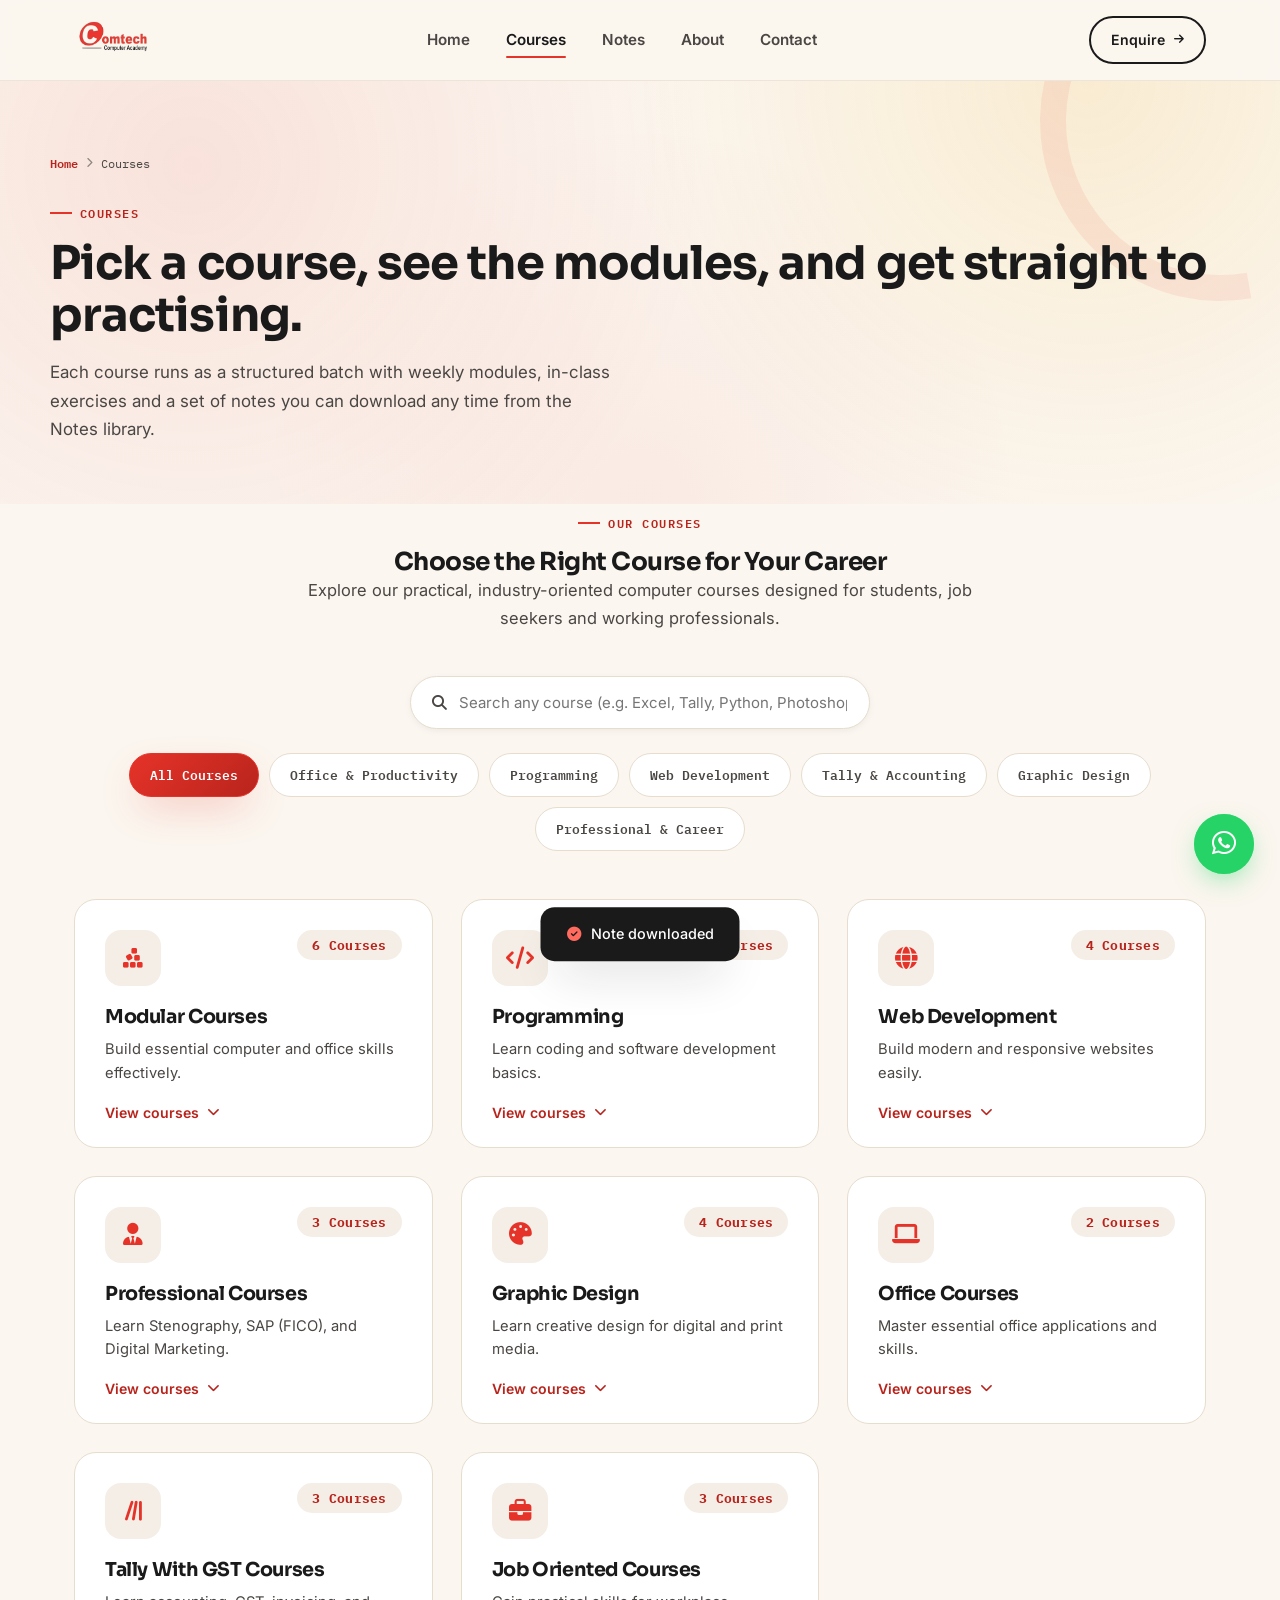
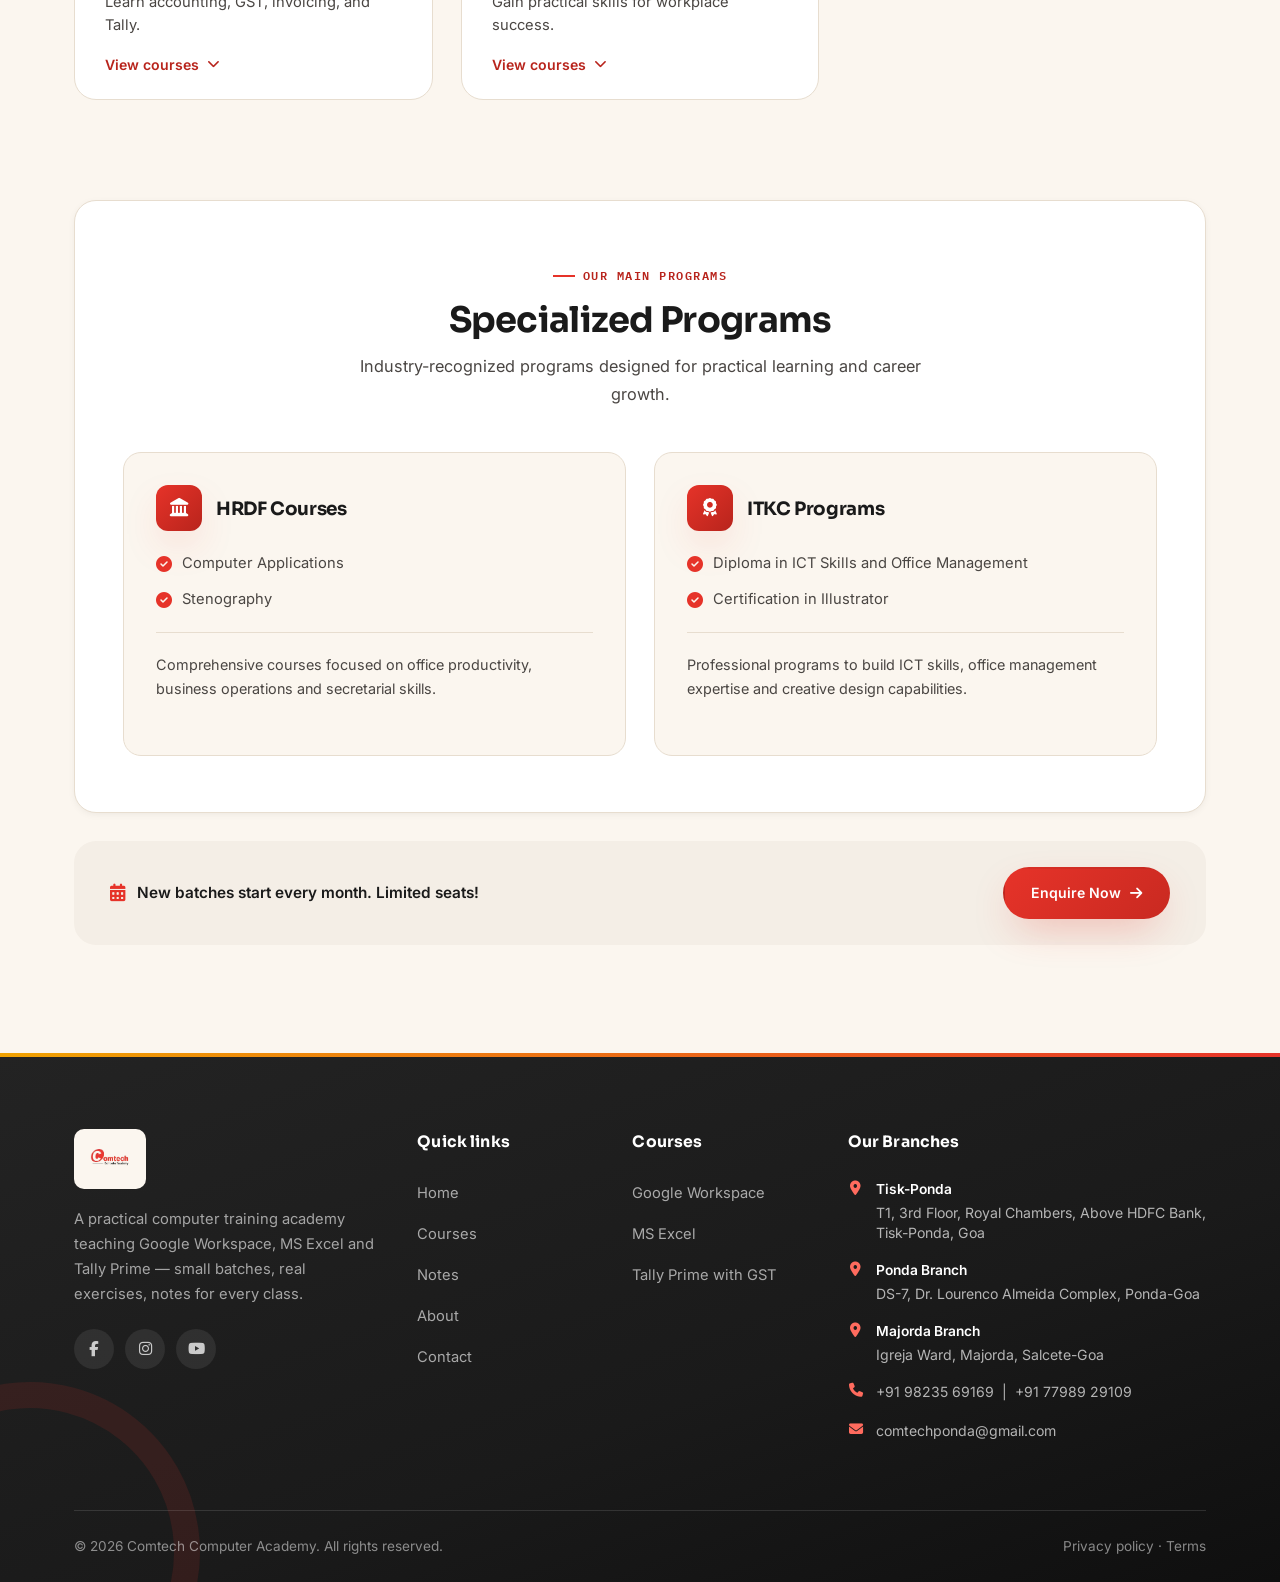
<file: courses.html>
<!DOCTYPE html>
<html lang="en">
<head>
<meta charset="UTF-8">
<meta name="viewport" content="width=device-width, initial-scale=1.0">
<title>Courses — Comtech Computer Academy</title>
<meta name="description" content="Explore Google Workspace, MS Excel and Tally Prime with GST courses at Comtech Computer Academy.">
<link rel="stylesheet" href="css/style.css">
<link rel="stylesheet" href="https://cdnjs.cloudflare.com/ajax/libs/font-awesome/6.5.1/css/all.min.css">
</head>
<body>
<script>document.documentElement.classList.add('js');</script>
<header>
  <div class="nav-wrap">
    <a href="index.html" class="brand">
      <img src="assets/logo.png" alt="Comtech Computer Academy logo">
    </a>
    <nav class="links" id="navLinks">
      <a href="index.html">Home</a>
      <a href="courses.html">Courses</a>
      <a href="notes.html">Notes</a>
      <a href="about.html">About</a>
      <a href="contact.html">Contact</a>
    </nav>
    <div class="nav-cta">
      <a href="contact.html" class="btn btn-outline" style="padding:10px 20px;font-size:0.88rem;">Enquire <i class="fa-solid fa-arrow-right" style="font-size:0.8em;"></i></a>
      <button class="hamburger" id="hamburger" aria-label="Toggle menu">
        <span></span><span></span><span></span>
      </button>
    </div>
  </div>
</header>

<section class="page-hero">
  <div class="ring"></div>
  <div class="page-hero-inner reveal">
    <div class="breadcrumb"><a href="index.html">Home</a> <i class="fa-solid fa-chevron-right"></i> Courses</div>
    <div class="section-tag">Courses</div>
    <h1>Pick a course, see the modules, and get straight to practising.</h1>
    <p>Each course runs as a structured batch with weekly modules, in-class exercises and a set of notes you can download any time from the Notes library.</p>
  </div>
</section>

<section class="courses-section">
    <div class="container">

        <div class="section-header">
            <span class="section-tag">Our Courses</span>
            <h2>Choose the Right Course for Your Career</h2>
            <p>
                Explore our practical, industry-oriented computer courses designed
                for students, job seekers and working professionals.
            </p>
        </div>

        <!-- Live Course Search -->
        <div class="course-search">
            <div class="course-search-wrap">
                <i class="fa-solid fa-magnifying-glass"></i>
                <input type="text" id="courseSearch" placeholder="Search any course (e.g. Excel, Tally, Python, Photoshop)..." aria-label="Search courses">
            </div>
        </div>

        <!-- Category Filter Chips -->
        <div class="course-filter-chips">
            <button type="button" class="filter-chip active" data-filter="all">All Courses</button>
            <button type="button" class="filter-chip" data-filter="office">Office &amp; Productivity</button>
            <button type="button" class="filter-chip" data-filter="programming">Programming</button>
            <button type="button" class="filter-chip" data-filter="web">Web Development</button>
            <button type="button" class="filter-chip" data-filter="tally">Tally &amp; Accounting</button>
            <button type="button" class="filter-chip" data-filter="design">Graphic Design</button>
            <button type="button" class="filter-chip" data-filter="professional">Professional &amp; Career</button>
        </div>

        <div class="courses-grid" id="coursesGrid">

            <!-- Modular Courses -->
            <div class="category-card reveal" id="cat-modular" data-category="office">
                <button type="button" class="cat-head" aria-expanded="false" aria-controls="panel-modular">
                    <div class="cat-top">
                        <div class="cat-icon"><i class="fa-solid fa-cubes-stacked"></i></div>
                        <span class="cat-count">6 Courses</span>
                    </div>
                    <h3>Modular Courses</h3>
                    <p class="cat-desc">Build essential computer and office skills effectively.</p>
                    <span class="view-btn">View courses <i class="fa-solid fa-chevron-down"></i></span>
                </button>
                <div class="cat-panel" id="panel-modular">
                    <div class="cat-panel-inner">
                        <ul>
                            <li><i class="fa-solid fa-circle-check"></i> Digital Marketing</li>
                            <li><i class="fa-solid fa-circle-check"></i> MS Word</li>
                            <li><i class="fa-solid fa-circle-check"></i> MS Excel</li>
                            <li><i class="fa-solid fa-circle-check"></i> MS PowerPoint</li>
                            <li><i class="fa-solid fa-circle-check"></i> MS Access</li>
                            <li><i class="fa-solid fa-circle-check"></i> Google Workspace</li>
                        </ul>
                        <a href="contact.html?course=Modular%20Courses" class="cat-panel-link">Enquire about these courses <i class="fa-solid fa-arrow-right"></i></a>
                    </div>
                </div>
            </div>

            <!-- Programming -->
            <div class="category-card reveal" id="cat-programming" data-category="programming">
                <button type="button" class="cat-head" aria-expanded="false" aria-controls="panel-programming">
                    <div class="cat-top">
                        <div class="cat-icon"><i class="fa-solid fa-code"></i></div>
                        <span class="cat-count">4 Courses</span>
                    </div>
                    <h3>Programming</h3>
                    <p class="cat-desc">Learn coding and software development basics.</p>
                    <span class="view-btn">View courses <i class="fa-solid fa-chevron-down"></i></span>
                </button>
                <div class="cat-panel" id="panel-programming">
                    <div class="cat-panel-inner">
                        <ul>
                            <li><i class="fa-solid fa-circle-check"></i> C</li>
                            <li><i class="fa-solid fa-circle-check"></i> C++</li>
                            <li><i class="fa-solid fa-circle-check"></i> Java</li>
                            <li><i class="fa-solid fa-circle-check"></i> Python</li>
                        </ul>
                        <a href="contact.html?course=Programming" class="cat-panel-link">Enquire about these courses <i class="fa-solid fa-arrow-right"></i></a>
                    </div>
                </div>
            </div>

            <!-- Web Development -->
            <div class="category-card reveal" id="cat-web" data-category="web">
                <button type="button" class="cat-head" aria-expanded="false" aria-controls="panel-web">
                    <div class="cat-top">
                        <div class="cat-icon"><i class="fa-solid fa-globe"></i></div>
                        <span class="cat-count">4 Courses</span>
                    </div>
                    <h3>Web Development</h3>
                    <p class="cat-desc">Build modern and responsive websites easily.</p>
                    <span class="view-btn">View courses <i class="fa-solid fa-chevron-down"></i></span>
                </button>
                <div class="cat-panel" id="panel-web">
                    <div class="cat-panel-inner">
                        <ul>
                            <li><i class="fa-solid fa-circle-check"></i> Web Page Designing</li>
                            <li><i class="fa-solid fa-circle-check"></i> PHP</li>
                            <li><i class="fa-solid fa-circle-check"></i> SQL &amp; Databases</li>
                            <li><i class="fa-solid fa-circle-check"></i> WordPress</li>
                        </ul>
                        <a href="contact.html?course=Web%20Development" class="cat-panel-link">Enquire about these courses <i class="fa-solid fa-arrow-right"></i></a>
                    </div>
                </div>
            </div>

            <!-- Professional Courses -->
            <div class="category-card reveal" id="cat-pro" data-category="professional">
                <button type="button" class="cat-head" aria-expanded="false" aria-controls="panel-pro">
                    <div class="cat-top">
                        <div class="cat-icon"><i class="fa-solid fa-user-tie"></i></div>
                        <span class="cat-count">3 Courses</span>
                    </div>
                    <h3>Professional Courses</h3>
                    <p class="cat-desc">Learn Stenography, SAP (FICO), and Digital Marketing.</p>
                    <span class="view-btn">View courses <i class="fa-solid fa-chevron-down"></i></span>
                </button>
                <div class="cat-panel" id="panel-pro">
                    <div class="cat-panel-inner">
                        <ul>
                            <li><i class="fa-solid fa-circle-check"></i> Stenography</li>
                            <li><i class="fa-solid fa-circle-check"></i> SAP (FICO)</li>
                            <li><i class="fa-solid fa-circle-check"></i> Digital Marketing</li>
                        </ul>
                        <a href="contact.html?course=Professional%20Courses" class="cat-panel-link">Enquire about these courses <i class="fa-solid fa-arrow-right"></i></a>
                    </div>
                </div>
            </div>

            <!-- Graphic Design -->
            <div class="category-card reveal" id="cat-design" data-category="design">
                <button type="button" class="cat-head" aria-expanded="false" aria-controls="panel-design">
                    <div class="cat-top">
                        <div class="cat-icon"><i class="fa-solid fa-palette"></i></div>
                        <span class="cat-count">4 Courses</span>
                    </div>
                    <h3>Graphic Design</h3>
                    <p class="cat-desc">Learn creative design for digital and print media.</p>
                    <span class="view-btn">View courses <i class="fa-solid fa-chevron-down"></i></span>
                </button>
                <div class="cat-panel" id="panel-design">
                    <div class="cat-panel-inner">
                        <ul>
                            <li><i class="fa-solid fa-circle-check"></i> Photoshop</li>
                            <li><i class="fa-solid fa-circle-check"></i> CorelDRAW</li>
                            <li><i class="fa-solid fa-circle-check"></i> Adobe Illustrator</li>
                            <li><i class="fa-solid fa-circle-check"></i> PageMaker</li>
                        </ul>
                        <a href="contact.html?course=Graphic%20Design" class="cat-panel-link">Enquire about these courses <i class="fa-solid fa-arrow-right"></i></a>
                    </div>
                </div>
            </div>

            <!-- Office Courses -->
            <div class="category-card reveal" id="cat-office" data-category="office">
                <button type="button" class="cat-head" aria-expanded="false" aria-controls="panel-office">
                    <div class="cat-top">
                        <div class="cat-icon"><i class="fa-solid fa-laptop"></i></div>
                        <span class="cat-count">2 Courses</span>
                    </div>
                    <h3>Office Courses</h3>
                    <p class="cat-desc">Master essential office applications and skills.</p>
                    <span class="view-btn">View courses <i class="fa-solid fa-chevron-down"></i></span>
                </button>
                <div class="cat-panel" id="panel-office">
                    <div class="cat-panel-inner">
                        <ul>
                            <li><i class="fa-solid fa-circle-check"></i> Computer Basics</li>
                            <li><i class="fa-solid fa-circle-check"></i> Diploma in MS Office</li>
                        </ul>
                        <a href="contact.html?course=Office%20Courses" class="cat-panel-link">Enquire about these courses <i class="fa-solid fa-arrow-right"></i></a>
                    </div>
                </div>
            </div>

            <!-- Tally With GST Courses -->
            <div class="category-card reveal" id="cat-GST" data-category="tally">
                <button type="button" class="cat-head" aria-expanded="false" aria-controls="panel-GST">
                    <div class="cat-top">
                        <div class="cat-icon"><i class="fa-solid fa-lines-leaning"></i></div>
                        <span class="cat-count">3 Courses</span>
                    </div>
                    <h3>Tally With GST Courses</h3>
                    <p class="cat-desc">Learn accounting, GST, invoicing, and Tally.</p>
                    <span class="view-btn">View courses <i class="fa-solid fa-chevron-down"></i></span>
                </button>
                <div class="cat-panel" id="panel-GST">
                    <div class="cat-panel-inner">
                        <ul>
                            <li><i class="fa-solid fa-circle-check"></i> Diploma In Tally</li>
                            <li><i class="fa-solid fa-circle-check"></i> Tally Professional</li>
                            <li><i class="fa-solid fa-circle-check"></i> Tally Expert</li>
                        </ul>
                        <a href="contact.html?course=Tally%20With%20GST" class="cat-panel-link">Enquire about these courses <i class="fa-solid fa-arrow-right"></i></a>
                    </div>
                </div>
            </div>

            <!-- Job Oriented Courses -->
            <div class="category-card reveal" id="cat-job" data-category="professional">
                <button type="button" class="cat-head" aria-expanded="false" aria-controls="panel-job">
                    <div class="cat-top">
                        <div class="cat-icon"><i class="fa-solid fa-briefcase"></i></div>
                        <span class="cat-count">3 Courses</span>
                    </div>
                    <h3>Job Oriented Courses</h3>
                    <p class="cat-desc">Gain practical skills for workplace success.</p>
                    <span class="view-btn">View courses <i class="fa-solid fa-chevron-down"></i></span>
                </button>
                <div class="cat-panel" id="panel-job">
                    <div class="cat-panel-inner">
                        <ul>
                            <li><i class="fa-solid fa-circle-check"></i> Diploma In Computer Application</li>
                            <li><i class="fa-solid fa-circle-check"></i> Diploma In Computerized Financial Accounting</li>
                            <li><i class="fa-solid fa-circle-check"></i> Graphic Designing</li>
                        </ul>
                        <a href="contact.html?course=Job%20Oriented%20Courses" class="cat-panel-link">Enquire about these courses <i class="fa-solid fa-arrow-right"></i></a>
                    </div>
                </div>
            </div>

        </div>

        <!-- Empty Search Results State -->
        <div class="courses-empty" id="coursesEmpty">
            <i class="fa-solid fa-magnifying-glass" style="font-size:2rem;margin-bottom:12px;display:block;opacity:0.5;"></i>
            No courses found matching your search. Try searching for "Excel", "Tally", "Python", or "Design".
        </div>

    </div>
</section>
<section class="specialized-section">
  <div class="container">
    <div class="specialized-box reveal">
      <div class="specialized-header">
        <span class="section-tag" style="justify-content:center;">Our Main Programs</span>
        <h2>Specialized Programs</h2>
        <p>Industry-recognized programs designed for practical learning and career growth.</p>
      </div>

      <div class="specialized-grid">

        <div class="specialized-card">
          <div class="specialized-card-head">
            <div class="spec-icon"><i class="fa-solid fa-landmark"></i></div>
            <h3>HRDF Courses</h3>
          </div>
          <ul class="specialized-checklist">
            <li><i class="fa-solid fa-circle-check"></i> Computer Applications</li>
            <li><i class="fa-solid fa-circle-check"></i> Stenography</li>
          </ul>
          <p class="specialized-desc">Comprehensive courses focused on office productivity, business operations and secretarial skills.</p>
        </div>

        <div class="specialized-card">
          <div class="specialized-card-head">
            <div class="spec-icon"><i class="fa-solid fa-award"></i></div>
            <h3>ITKC Programs</h3>
          </div>
          <ul class="specialized-checklist">
            <li><i class="fa-solid fa-circle-check"></i> Diploma in ICT Skills and Office Management</li>
            <li><i class="fa-solid fa-circle-check"></i> Certification in Illustrator</li>
          </ul>
          <p class="specialized-desc">Professional programs to build ICT skills, office management expertise and creative design capabilities.</p>
        </div>

      </div>
    </div>

    <div class="specialized-cta-bar reveal">
      <div class="specialized-cta-left"><i class="fa-solid fa-calendar-days"></i> New batches start every month. Limited seats!</div>
      <a href="contact.html" class="btn btn-primary">Enquire Now <i class="fa-solid fa-arrow-right"></i></a>
    </div>
  </div>
 
</section>


<footer>
  <div class="ring"></div>
  <div class="container">
    <div class="footer-grid">
      <div class="footer-about">
        <div class="footer-brand">
          <div style="background:var(--cream);padding:8px 14px;border-radius:10px;display:inline-flex;">
            <img src="assets/logo.png" alt="Comtech Computer Academy logo" style="height:44px;width:auto;">
          </div>
        </div>
        <p style="font-size:0.92rem;line-height:1.7;color:rgba(255,255,255,0.6);max-width:320px;">A practical computer training academy teaching Google Workspace, MS Excel and Tally Prime — small batches, real exercises, notes for every class.</p>
        <div class="footer-social">
          <a href="https://www.facebook.com/ComtechComputerAcademy" aria-label="Facebook"><i class="fa-brands fa-facebook-f"></i></a>
          <a href="https://www.instagram.com/comtech_ponda" aria-label="Instagram"><i class="fa-brands fa-instagram"></i></a>
          <a href="https://www.youtube.com/@ComtechGOA" aria-label="YouTube"><i class="fa-brands fa-youtube"></i></a>
        </div>
      </div>

      <div>
        <h5>Quick links</h5>
        <ul class="footer-links">
          <li><a href="index.html">Home</a></li>
          <li><a href="courses.html">Courses</a></li>
          <li><a href="notes.html">Notes</a></li>
          <li><a href="about.html">About</a></li>
          <li><a href="contact.html">Contact</a></li>
        </ul>
      </div>

      <div>
        <h5>Courses</h5>
        <ul class="footer-links">
          <li><a href="courses.html">Google Workspace</a></li>
          <li><a href="courses.html">MS Excel</a></li>
          <li><a href="courses.html">Tally Prime with GST</a></li>
        </ul>
      </div>

      <div>
        <h5>Our Branches</h5>
        <ul class="footer-contact">
          <li>
            <i class="fa-solid fa-location-dot"></i>
            <div>
              <strong class="branch-name">Tisk-Ponda </strong>
              <span>T1, 3rd Floor, Royal Chambers, Above HDFC Bank, Tisk-Ponda, Goa</span>
            </div>
          </li>
          <li>
            <i class="fa-solid fa-location-dot"></i>
            <div>
              <strong class="branch-name">Ponda Branch</strong>
              <span>DS-7, Dr. Lourenco Almeida Complex, Ponda-Goa</span>
            </div>
          </li>
          <li>
            <i class="fa-solid fa-location-dot"></i>
            <div>
              <strong class="branch-name">Majorda Branch</strong>
              <span>Igreja Ward, Majorda, Salcete-Goa</span>
            </div>
          </li>
          <li>
            <i class="fa-solid fa-phone"></i>
            <div>
              <a href="tel:+919823569169">+91 98235 69169</a> &nbsp;|&nbsp; <a href="tel:+917798929109">+91 77989 29109</a>
            </div>
          </li>
          <li>
            <i class="fa-solid fa-envelope"></i>
            <div>
              <a href="mailto:comtechponda@gmail.com">comtechponda@gmail.com</a>
            </div>
          </li>
        </ul>
      </div>
    </div>

    <div class="footer-bottom">
      <span>&copy; <span id="year"></span> Comtech Computer Academy. All rights reserved.</span>
      <span><a href="privacy.html">Privacy policy</a> &middot; <a href="terms.html">Terms</a></span>
    </div>
  </div>
</footer>

<div class="toast" id="toast"><i class="fa-solid fa-circle-check"></i><span>Note downloaded</span></div>
<a href="https://wa.me/9823569169?text=Hi%2C%20I%27d%20like%20to%20know%20more%20about%20your%20courses." class="whatsapp-float" target="_blank" rel="noopener" aria-label="Chat with us on WhatsApp">
  <i class="fa-brands fa-whatsapp"></i>
  <span class="wa-tip">Chat with us</span>
</a>

<script src="js/script.js"></script>
</body>
</html>
</file>
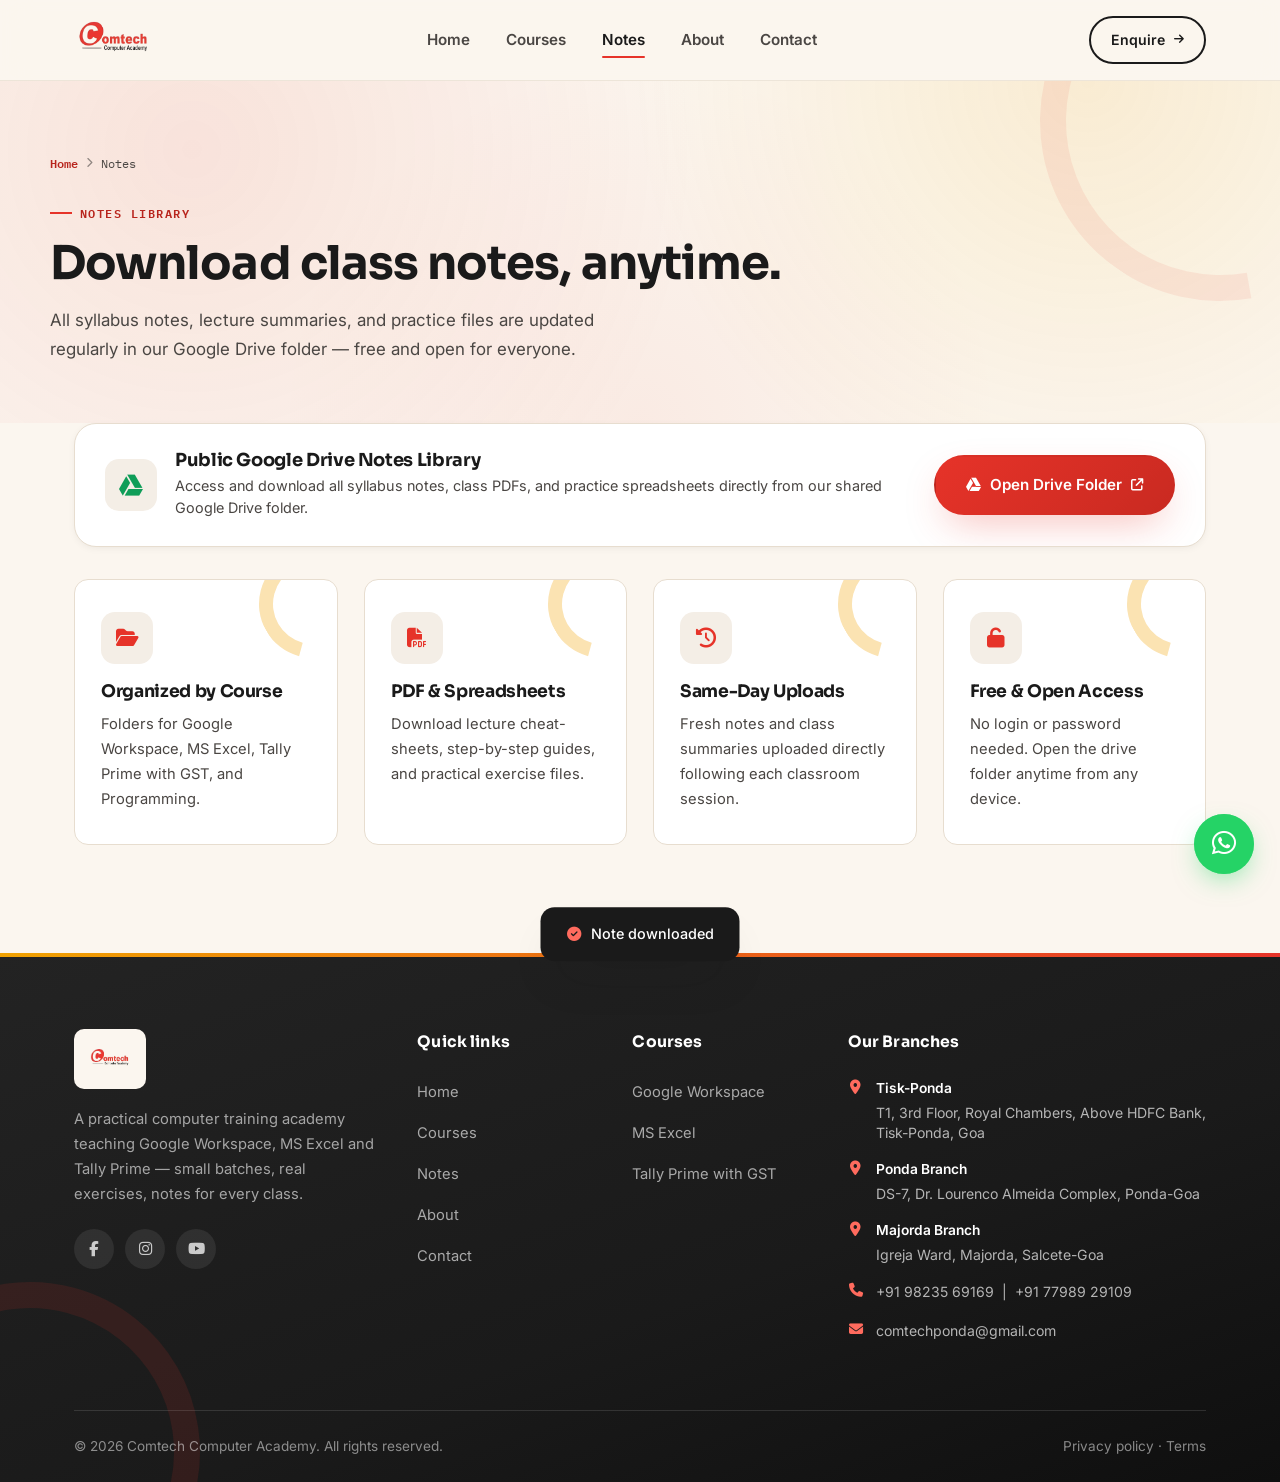
<file: notes.html>
<!DOCTYPE html>
<html lang="en">
<head>
<meta charset="UTF-8">
<meta name="viewport" content="width=device-width, initial-scale=1.0">
<title>Notes Library — Comtech Computer Academy</title>
<meta name="description" content="Download class notes for Google Workspace, MS Excel and Tally Prime courses at Comtech Computer Academy.">
<link rel="stylesheet" href="css/style.css">
<link rel="stylesheet" href="https://cdnjs.cloudflare.com/ajax/libs/font-awesome/6.5.1/css/all.min.css">
</head>
<body>
<script>document.documentElement.classList.add('js');</script>
<header>
  <div class="nav-wrap">
    <a href="index.html" class="brand">
      <img src="assets/logo.png" alt="Comtech Computer Academy logo">
    </a>
    <nav class="links" id="navLinks">
      <a href="index.html">Home</a>
      <a href="courses.html">Courses</a>
      <a href="notes.html">Notes</a>
      <a href="about.html">About</a>
      <a href="contact.html">Contact</a>
    </nav>
    <div class="nav-cta">
      <a href="contact.html" class="btn btn-outline" style="padding:10px 20px;font-size:0.88rem;">Enquire <i class="fa-solid fa-arrow-right" style="font-size:0.8em;"></i></a>
      <button class="hamburger" id="hamburger" aria-label="Toggle menu">
        <span></span><span></span><span></span>
      </button>
    </div>
  </div>
</header>

<section class="page-hero">
  <div class="ring"></div>
  <div class="page-hero-inner reveal">
    <div class="breadcrumb"><a href="index.html">Home</a> <i class="fa-solid fa-chevron-right"></i> Notes</div>
    <div class="section-tag">Notes library</div>
    <h1>Download class notes, anytime.</h1>
    <p>All syllabus notes, lecture summaries, and practice files are updated regularly in our Google Drive folder — free and open for everyone.</p>
  </div>
</section>

<section>
  <div class="container">
    <!-- Public Google Drive Library Banner -->
    <div class="drive-banner reveal">
      <div class="drive-banner-left">
        <div class="drive-icon"><i class="fa-brands fa-google-drive"></i></div>
        <div>
          <h3>Public Google Drive Notes Library</h3>
          <p>Access and download all syllabus notes, class PDFs, and practice spreadsheets directly from our shared Google Drive folder.</p>
        </div>
      </div>
      <a href="https://drive.google.com/drive/folders/1bcXNiY_Vw6RNvDBvnJU2iAORykzu0Llh?usp=sharing" target="_blank" rel="noopener" class="btn btn-primary" style="white-space:nowrap;">
        <i class="fa-brands fa-google-drive"></i> Open Drive Folder <i class="fa-solid fa-arrow-up-right-from-square" style="font-size:0.8em;"></i>
      </a>
    </div>

    <!-- Notes Features / Guide Grid -->
    <div class="why-grid" style="margin-top: 32px;">
      <div class="why-card reveal">
        <div class="why-icon"><i class="fa-solid fa-folder-open"></i></div>
        <h4>Organized by Course</h4>
        <p>Folders for Google Workspace, MS Excel, Tally Prime with GST, and Programming.</p>
      </div>
      <div class="why-card reveal">
        <div class="why-icon"><i class="fa-solid fa-file-pdf"></i></div>
        <h4>PDF &amp; Spreadsheets</h4>
        <p>Download lecture cheat-sheets, step-by-step guides, and practical exercise files.</p>
      </div>
      <div class="why-card reveal">
        <div class="why-icon"><i class="fa-solid fa-clock-rotate-left"></i></div>
        <h4>Same-Day Uploads</h4>
        <p>Fresh notes and class summaries uploaded directly following each classroom session.</p>
      </div>
      <div class="why-card reveal">
        <div class="why-icon"><i class="fa-solid fa-unlock"></i></div>
        <h4>Free &amp; Open Access</h4>
        <p>No login or password needed. Open the drive folder anytime from any device.</p>
      </div>
    </div>
  </div>
</section>

<footer>
  <div class="ring"></div>
  <div class="container">
    <div class="footer-grid">
      <div class="footer-about">
        <div class="footer-brand">
          <div style="background:var(--cream);padding:8px 14px;border-radius:10px;display:inline-flex;">
            <img src="assets/logo.png" alt="Comtech Computer Academy logo" style="height:44px;width:auto;">
          </div>
        </div>
        <p style="font-size:0.92rem;line-height:1.7;color:rgba(255,255,255,0.6);max-width:320px;">A practical computer training academy teaching Google Workspace, MS Excel and Tally Prime — small batches, real exercises, notes for every class.</p>
        <div class="footer-social">
          <a href="https://www.facebook.com/ComtechComputerAcademy" aria-label="Facebook"><i class="fa-brands fa-facebook-f"></i></a>
          <a href="https://www.instagram.com/comtech_ponda" aria-label="Instagram"><i class="fa-brands fa-instagram"></i></a>
          <a href="https://www.youtube.com/@ComtechGOA" aria-label="YouTube"><i class="fa-brands fa-youtube"></i></a>
          
        </div>
      </div>

      <div>
        <h5>Quick links</h5>
        <ul class="footer-links">
          <li><a href="index.html">Home</a></li>
          <li><a href="courses.html">Courses</a></li>
          <li><a href="notes.html">Notes</a></li>
          <li><a href="about.html">About</a></li>
          <li><a href="contact.html">Contact</a></li>
        </ul>
      </div>

      <div>
        <h5>Courses</h5>
        <ul class="footer-links">
          <li><a href="courses.html">Google Workspace</a></li>
          <li><a href="courses.html">MS Excel</a></li>
          <li><a href="courses.html">Tally Prime with GST</a></li>
        </ul>
      </div>

      <div>
        <h5>Our Branches</h5>
        <ul class="footer-contact">
          <li>
            <i class="fa-solid fa-location-dot"></i>
            <div>
              <strong class="branch-name">Tisk-Ponda </strong>
              <span>T1, 3rd Floor, Royal Chambers, Above HDFC Bank, Tisk-Ponda, Goa</span>
            </div>
          </li>
          <li>
            <i class="fa-solid fa-location-dot"></i>
            <div>
              <strong class="branch-name">Ponda Branch</strong>
              <span>DS-7, Dr. Lourenco Almeida Complex, Ponda-Goa</span>
            </div>
          </li>
          <li>
            <i class="fa-solid fa-location-dot"></i>
            <div>
              <strong class="branch-name">Majorda Branch</strong>
              <span>Igreja Ward, Majorda, Salcete-Goa</span>
            </div>
          </li>
          <li>
            <i class="fa-solid fa-phone"></i>
            <div>
              <a href="tel:+919823569169">+91 98235 69169</a> &nbsp;|&nbsp; <a href="tel:+917798929109">+91 77989 29109</a>
            </div>
          </li>
          <li>
            <i class="fa-solid fa-envelope"></i>
            <div>
              <a href="mailto:comtechponda@gmail.com">comtechponda@gmail.com</a>
            </div>
          </li>
        </ul>
      </div>
    </div>

    <div class="footer-bottom">
      <span>&copy; <span id="year"></span> Comtech Computer Academy. All rights reserved.</span>
      <span><a href="privacy.html">Privacy policy</a> &middot; <a href="terms.html">Terms</a></span>
    </div>
  </div>
</footer>

<div class="toast" id="toast"><i class="fa-solid fa-circle-check"></i><span>Note downloaded</span></div>
<a href="https://wa.me/9823569169?text=Hi%2C%20I%27d%20like%20to%20know%20more%20about%20your%20courses." class="whatsapp-float" target="_blank" rel="noopener" aria-label="Chat with us on WhatsApp">
  <i class="fa-brands fa-whatsapp"></i>
  <span class="wa-tip">Chat with us</span>
</a>

<script src="js/script.js"></script>
</body>
</html>
</file>
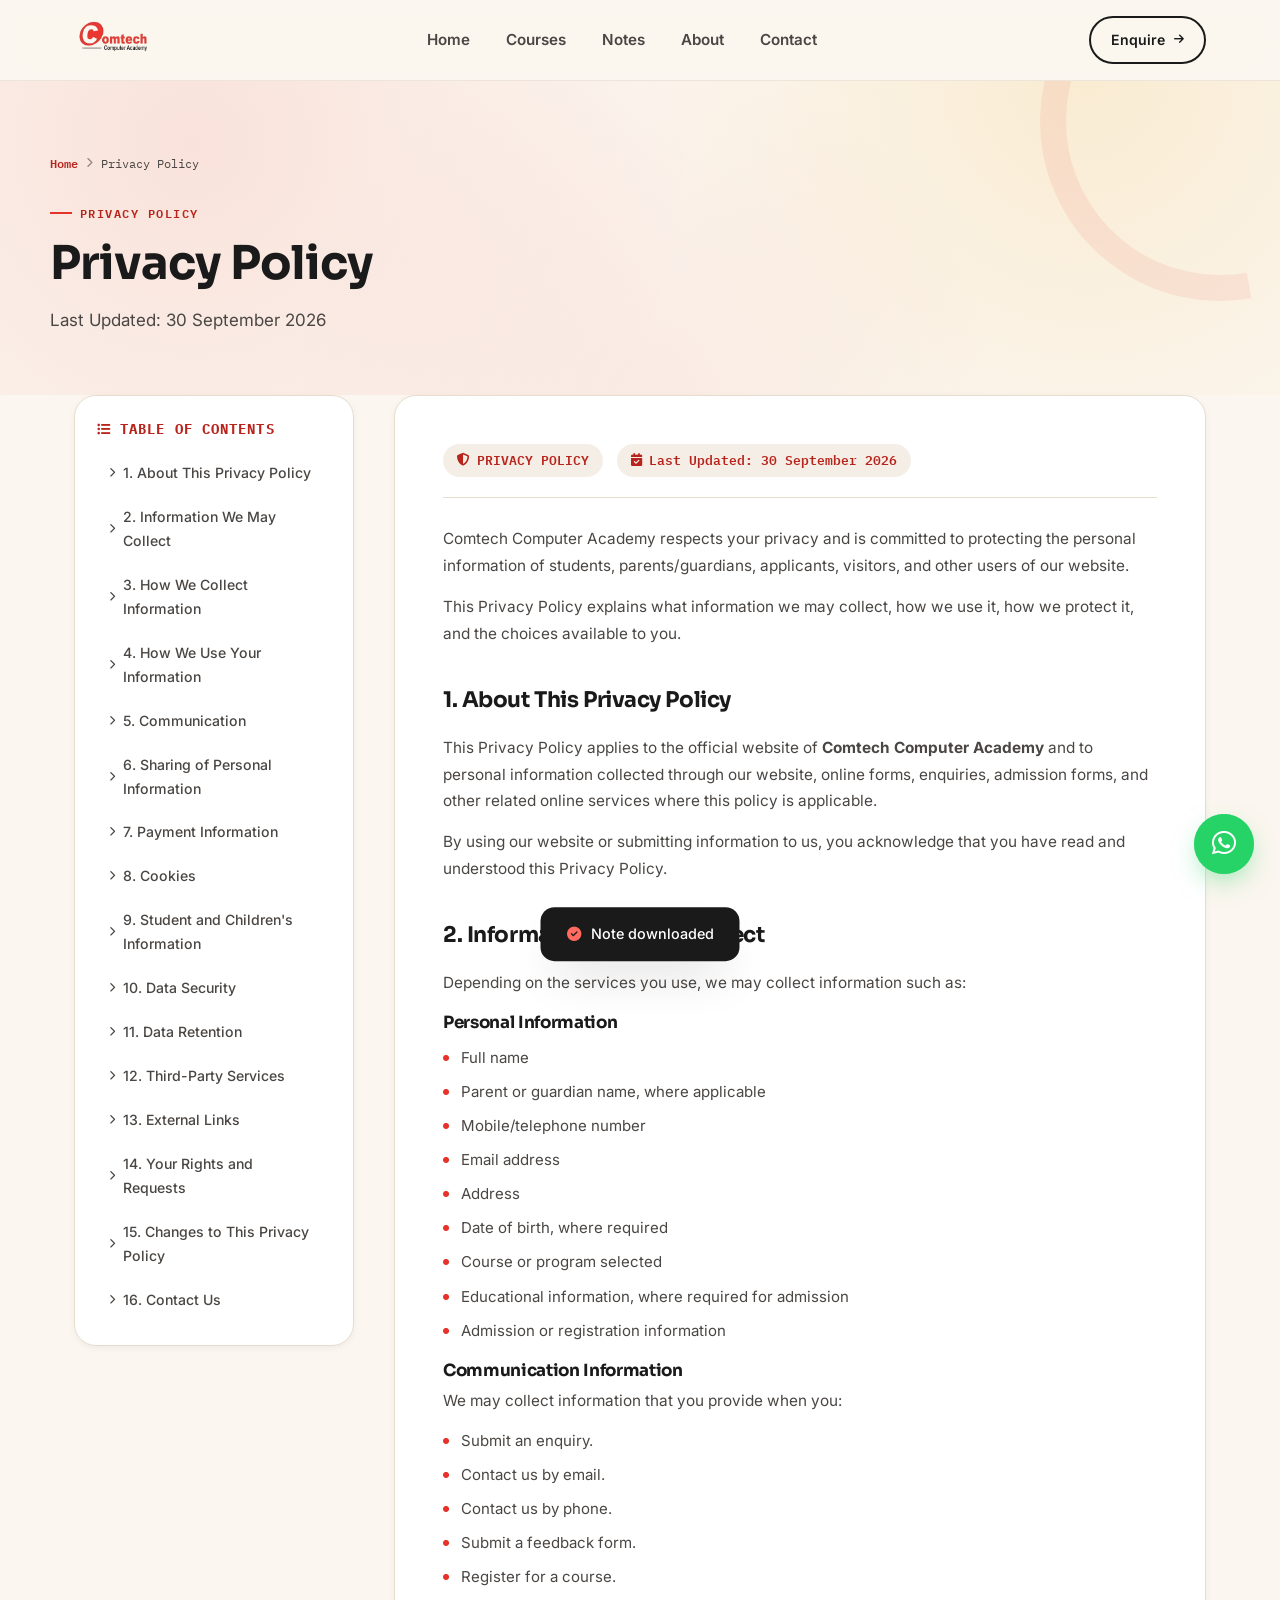
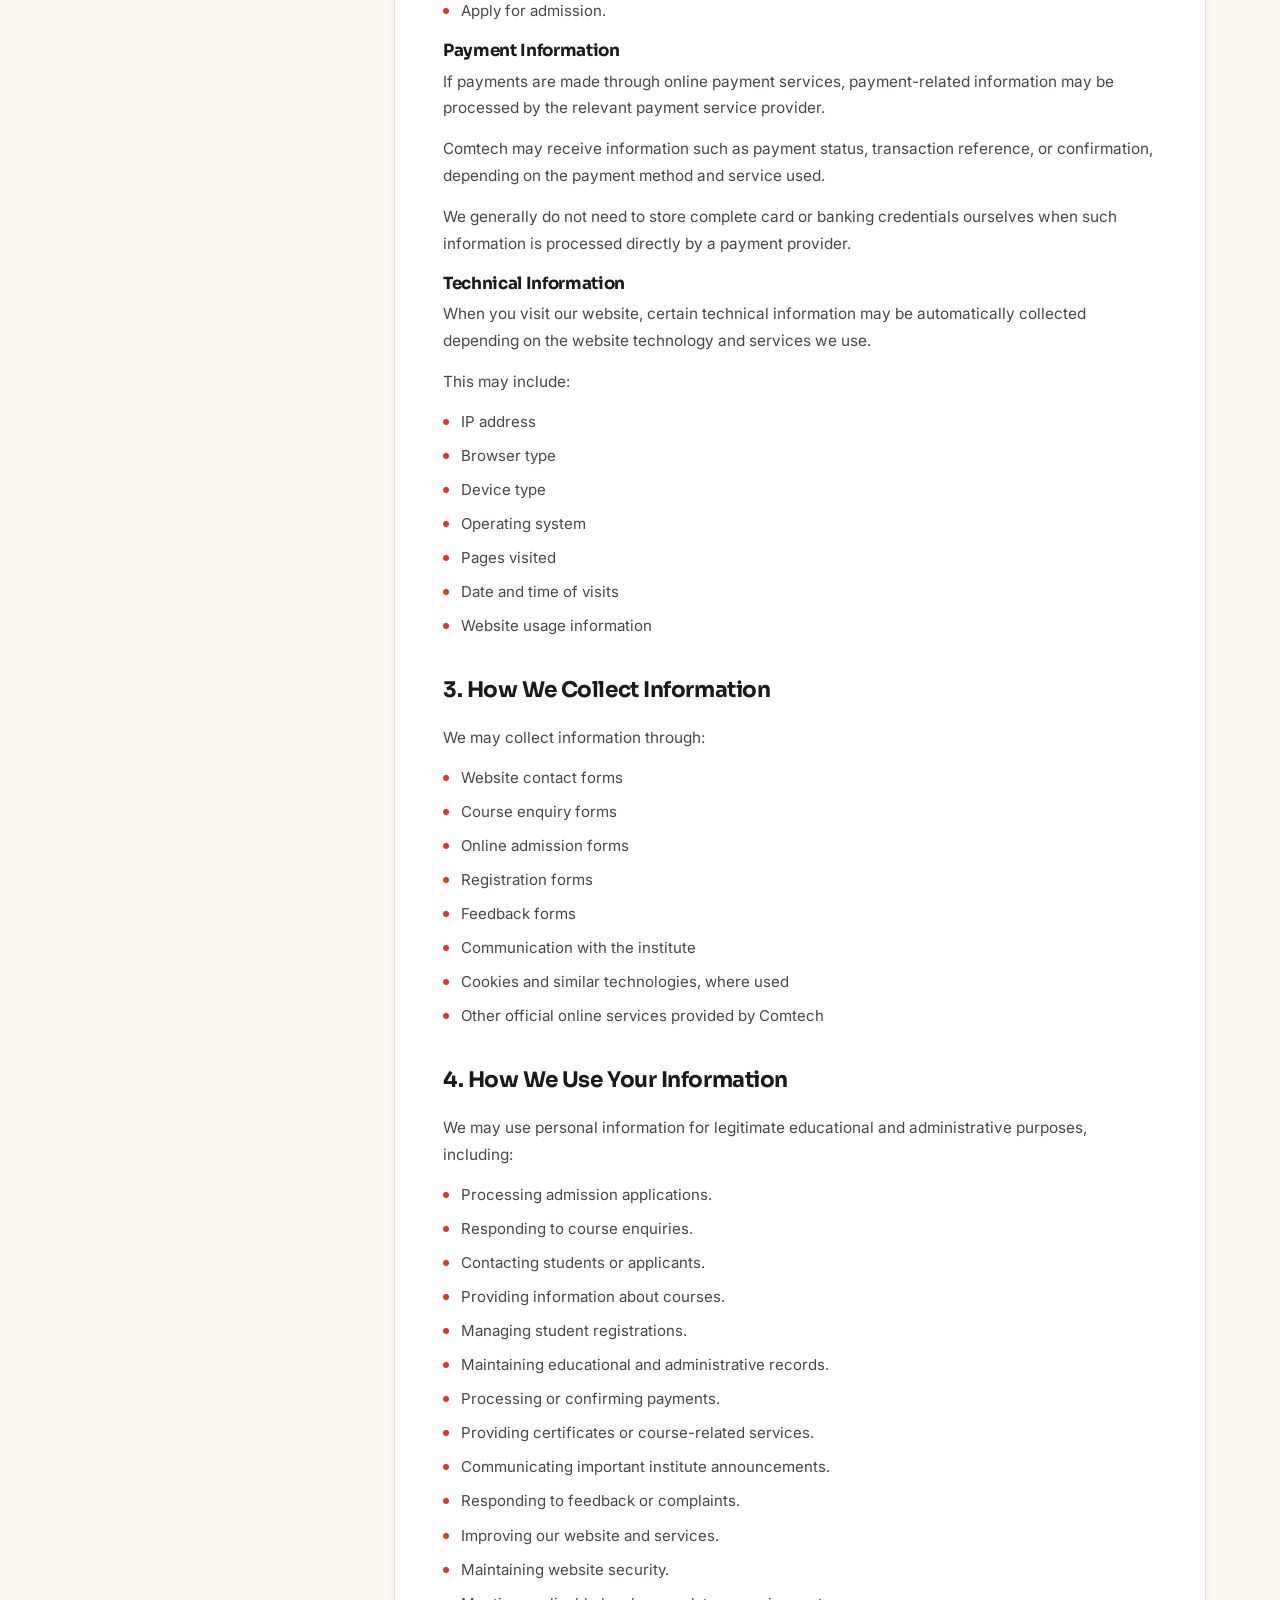
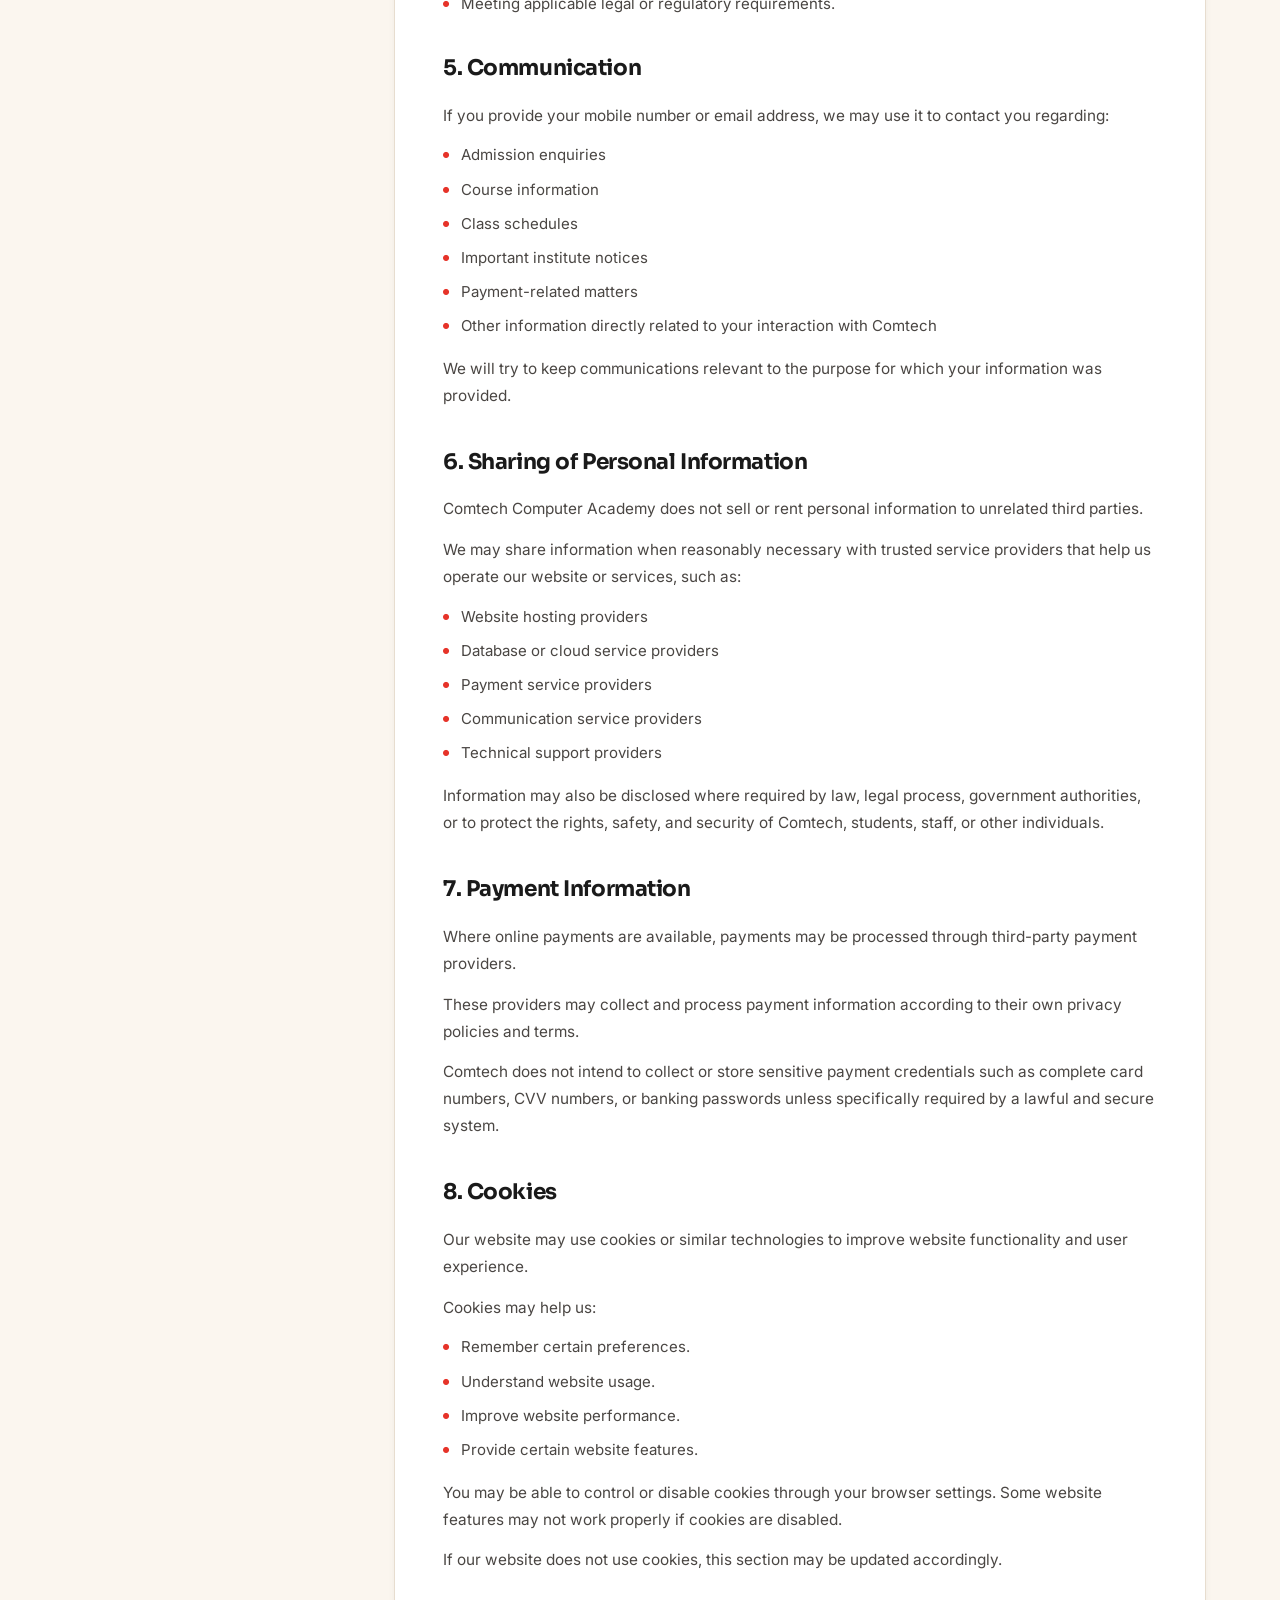
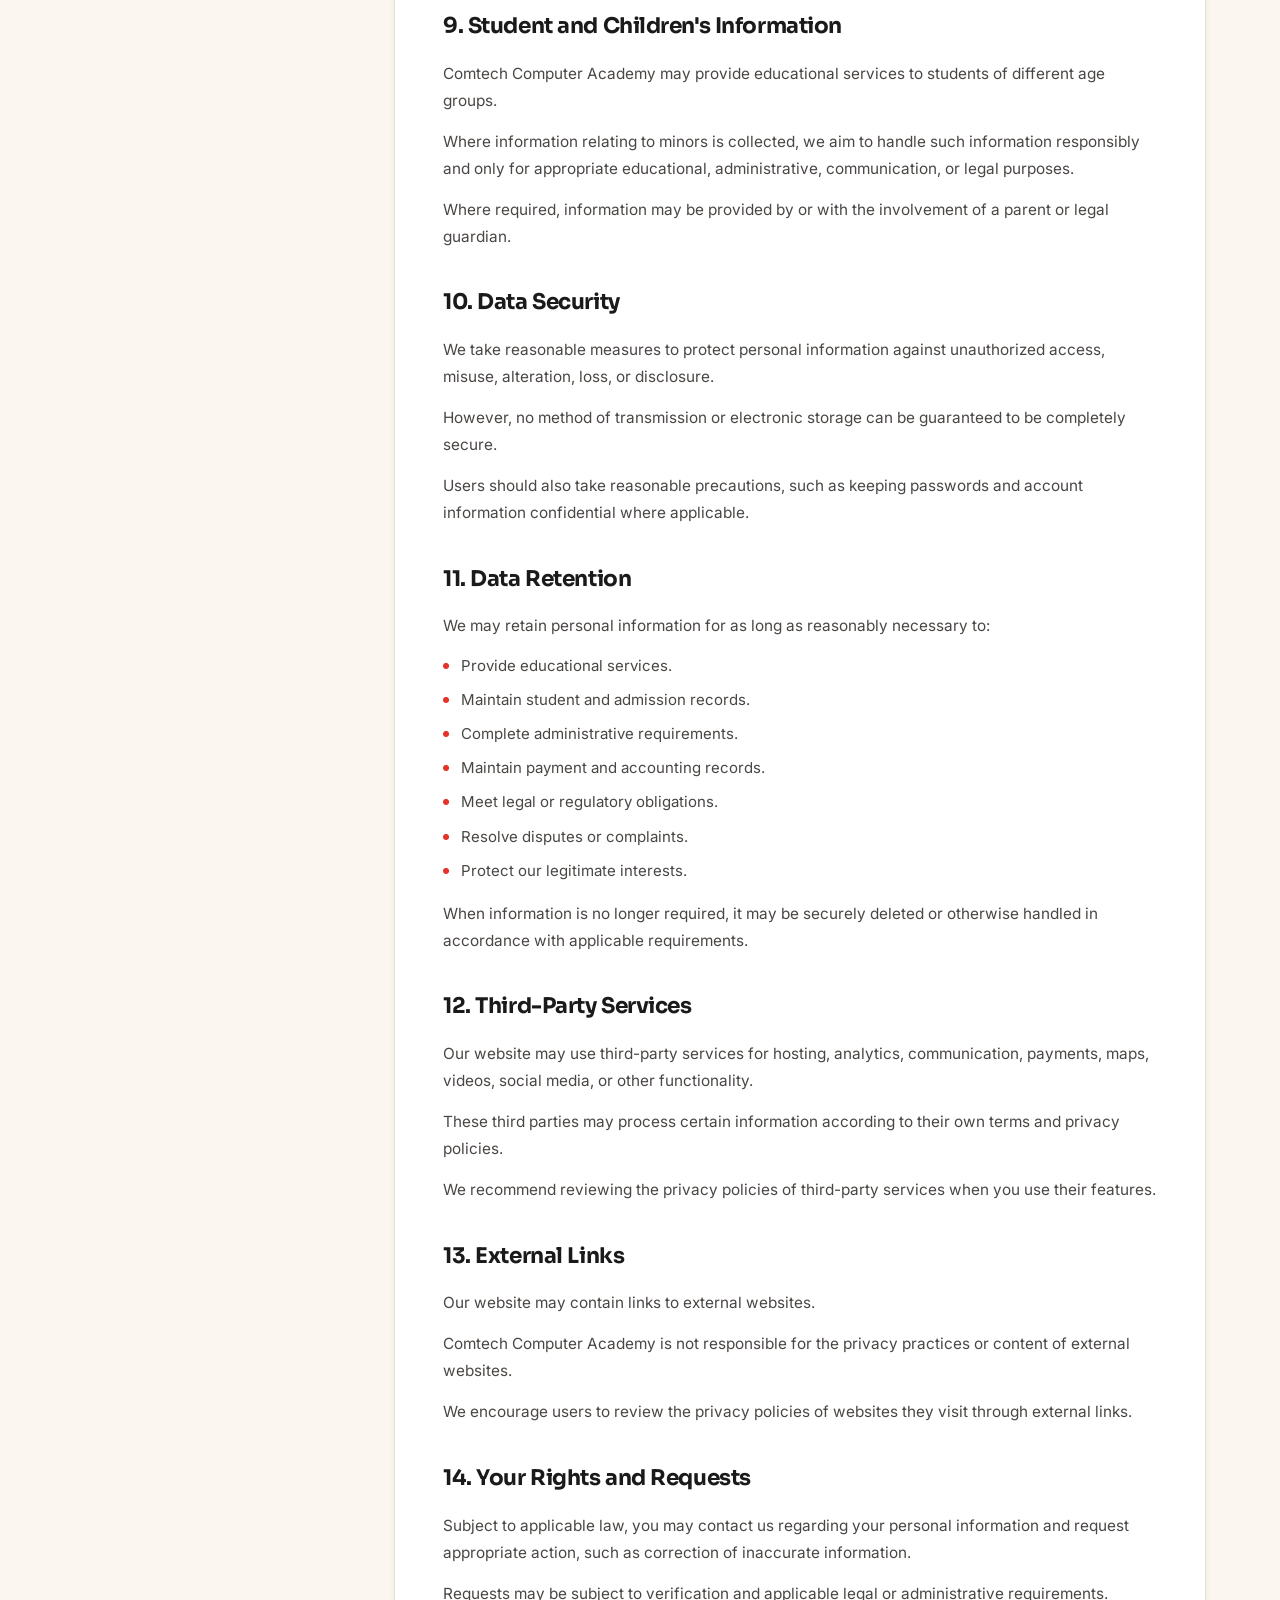
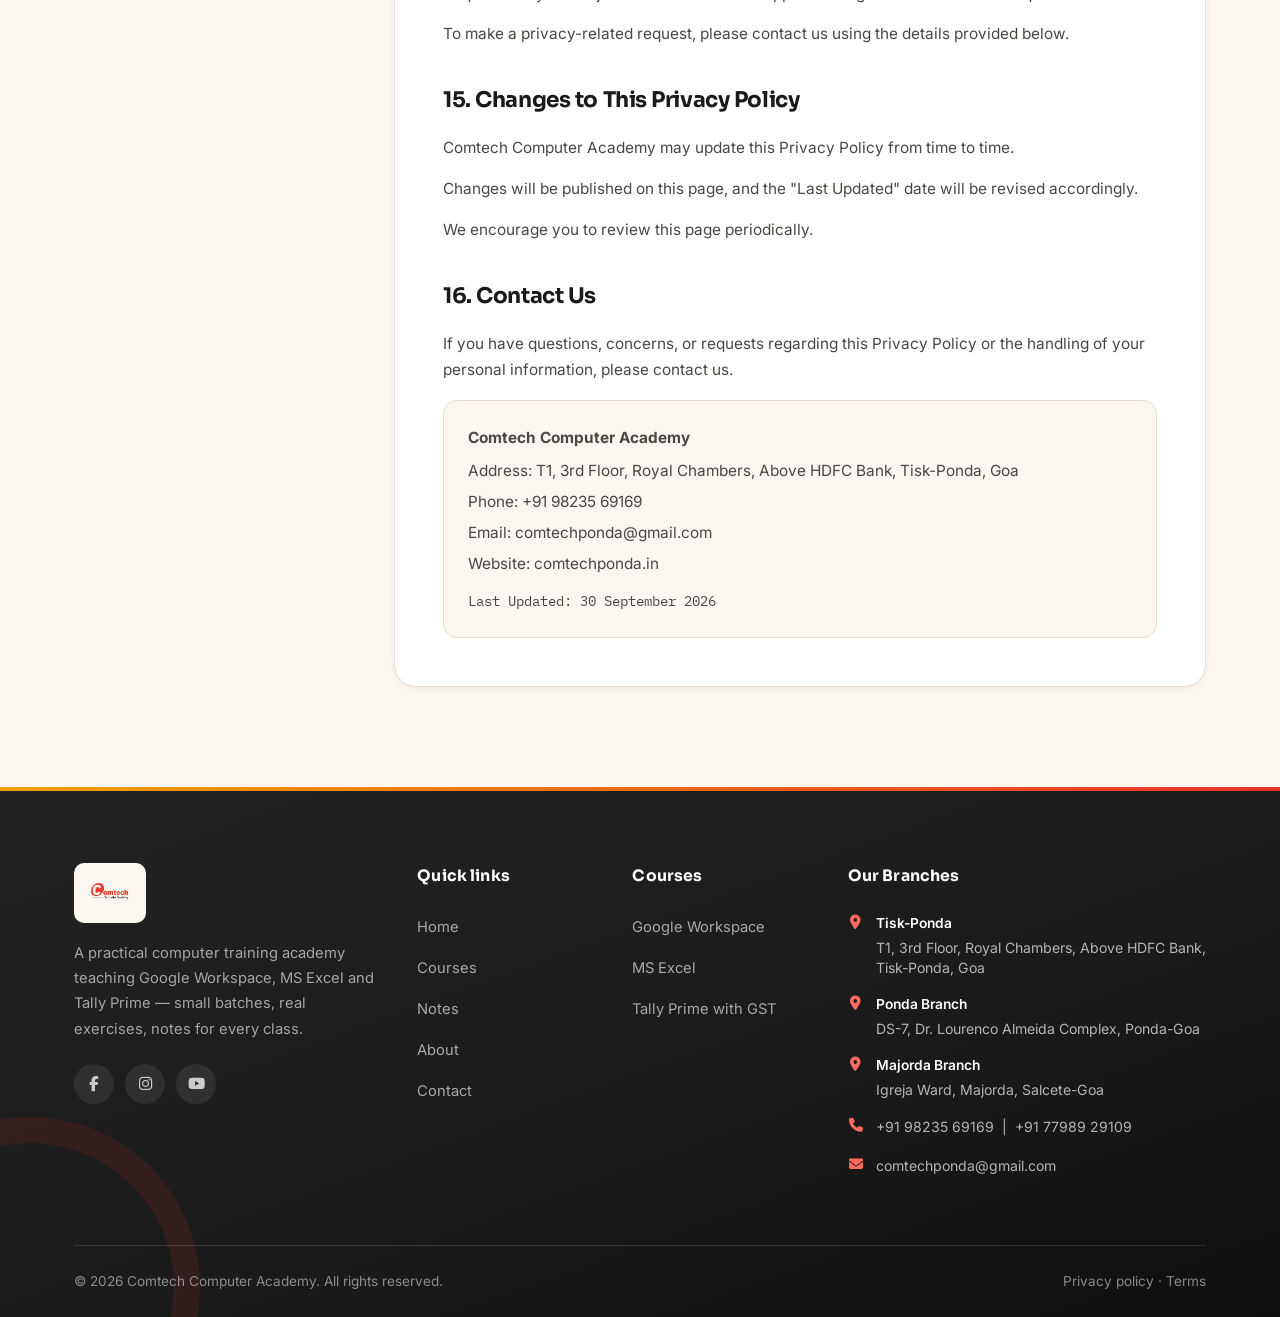
<file: privacy.html>
<!DOCTYPE html>
<html lang="en">
<head>
<meta charset="UTF-8">
<meta name="viewport" content="width=device-width, initial-scale=1.0">
<title>Privacy Policy — Comtech Computer Academy</title>
<meta name="description" content="Privacy Policy for Comtech Computer Academy.">
<link rel="stylesheet" href="css/style.css">
<link rel="stylesheet" href="https://cdnjs.cloudflare.com/ajax/libs/font-awesome/6.5.1/css/all.min.css">
</head>
<body>
<script>document.documentElement.classList.add('js');</script>
<header>
  <div class="nav-wrap">
    <a href="index.html" class="brand">
      <img src="assets/logo.png" alt="Comtech Computer Academy logo">
    </a>
    <nav class="links" id="navLinks">
      <a href="index.html">Home</a>
      <a href="courses.html">Courses</a>
      <a href="notes.html">Notes</a>
      <a href="about.html">About</a>
      <a href="contact.html">Contact</a>
    </nav>
    <div class="nav-cta">
      <a href="contact.html" class="btn btn-outline" style="padding:10px 20px;font-size:0.88rem;">Enquire <i class="fa-solid fa-arrow-right" style="font-size:0.8em;"></i></a>
      <button class="hamburger" id="hamburger" aria-label="Toggle menu">
        <span></span><span></span><span></span>
      </button>
    </div>
  </div>
</header>

<section class="page-hero">
  <div class="ring"></div>
  <div class="page-hero-inner">
    <div class="breadcrumb"><a href="index.html">Home</a> <i class="fa-solid fa-chevron-right"></i> Privacy Policy</div>
    <div class="section-tag">Privacy Policy</div>
    <h1>Privacy Policy</h1>
    <p>Last Updated: 30 September 2026</p>
  </div>
</section>

<section class="legal-section">
  <div class="container">
    <div class="legal-grid">
      <!-- Table of Contents Sidebar -->
      <aside class="legal-sidebar">
        <h4><i class="fa-solid fa-list-ul"></i> Table of Contents</h4>
        <nav class="legal-nav">
          <a href="#section-1"><i class="fa-solid fa-chevron-right" style="font-size:0.7em;"></i> 1. About This Privacy Policy</a>
          <a href="#section-2"><i class="fa-solid fa-chevron-right" style="font-size:0.7em;"></i> 2. Information We May Collect</a>
          <a href="#section-3"><i class="fa-solid fa-chevron-right" style="font-size:0.7em;"></i> 3. How We Collect Information</a>
          <a href="#section-4"><i class="fa-solid fa-chevron-right" style="font-size:0.7em;"></i> 4. How We Use Your Information</a>
          <a href="#section-5"><i class="fa-solid fa-chevron-right" style="font-size:0.7em;"></i> 5. Communication</a>
          <a href="#section-6"><i class="fa-solid fa-chevron-right" style="font-size:0.7em;"></i> 6. Sharing of Personal Information</a>
          <a href="#section-7"><i class="fa-solid fa-chevron-right" style="font-size:0.7em;"></i> 7. Payment Information</a>
          <a href="#section-8"><i class="fa-solid fa-chevron-right" style="font-size:0.7em;"></i> 8. Cookies</a>
          <a href="#section-9"><i class="fa-solid fa-chevron-right" style="font-size:0.7em;"></i> 9. Student and Children's Information</a>
          <a href="#section-10"><i class="fa-solid fa-chevron-right" style="font-size:0.7em;"></i> 10. Data Security</a>
          <a href="#section-11"><i class="fa-solid fa-chevron-right" style="font-size:0.7em;"></i> 11. Data Retention</a>
          <a href="#section-12"><i class="fa-solid fa-chevron-right" style="font-size:0.7em;"></i> 12. Third-Party Services</a>
          <a href="#section-13"><i class="fa-solid fa-chevron-right" style="font-size:0.7em;"></i> 13. External Links</a>
          <a href="#section-14"><i class="fa-solid fa-chevron-right" style="font-size:0.7em;"></i> 14. Your Rights and Requests</a>
          <a href="#section-15"><i class="fa-solid fa-chevron-right" style="font-size:0.7em;"></i> 15. Changes to This Privacy Policy</a>
          <a href="#section-16"><i class="fa-solid fa-chevron-right" style="font-size:0.7em;"></i> 16. Contact Us</a>
        </nav>
      </aside>

      <!-- Main Legal Content -->
      <main class="legal-content">
        <div class="legal-meta">
          <span class="legal-badge"><i class="fa-solid fa-shield-halved"></i> PRIVACY POLICY</span>
          <span class="legal-badge"><i class="fa-solid fa-calendar-check"></i> Last Updated: 30 September 2026</span>
        </div>

        <div class="legal-block">
          <p>Comtech Computer Academy respects your privacy and is committed to protecting the personal information of students, parents/guardians, applicants, visitors, and other users of our website.</p>
          <p>This Privacy Policy explains what information we may collect, how we use it, how we protect it, and the choices available to you.</p>
        </div>

        <div class="legal-block" id="section-1">
          <h2>1. About This Privacy Policy</h2>
          <p>This Privacy Policy applies to the official website of <strong>Comtech Computer Academy</strong> and to personal information collected through our website, online forms, enquiries, admission forms, and other related online services where this policy is applicable.</p>
          <p>By using our website or submitting information to us, you acknowledge that you have read and understood this Privacy Policy.</p>
        </div>

        <div class="legal-block" id="section-2">
          <h2>2. Information We May Collect</h2>
          <p>Depending on the services you use, we may collect information such as:</p>
          <h3 style="font-size:1.05rem;margin:16px 0 8px;color:var(--ink);">Personal Information</h3>
          <ul class="legal-list">
            <li><i class="fa-solid fa-circle"></i> <span>Full name</span></li>
            <li><i class="fa-solid fa-circle"></i> <span>Parent or guardian name, where applicable</span></li>
            <li><i class="fa-solid fa-circle"></i> <span>Mobile/telephone number</span></li>
            <li><i class="fa-solid fa-circle"></i> <span>Email address</span></li>
            <li><i class="fa-solid fa-circle"></i> <span>Address</span></li>
            <li><i class="fa-solid fa-circle"></i> <span>Date of birth, where required</span></li>
            <li><i class="fa-solid fa-circle"></i> <span>Course or program selected</span></li>
            <li><i class="fa-solid fa-circle"></i> <span>Educational information, where required for admission</span></li>
            <li><i class="fa-solid fa-circle"></i> <span>Admission or registration information</span></li>
          </ul>

          <h3 style="font-size:1.05rem;margin:16px 0 8px;color:var(--ink);">Communication Information</h3>
          <p>We may collect information that you provide when you:</p>
          <ul class="legal-list">
            <li><i class="fa-solid fa-circle"></i> <span>Submit an enquiry.</span></li>
            <li><i class="fa-solid fa-circle"></i> <span>Contact us by email.</span></li>
            <li><i class="fa-solid fa-circle"></i> <span>Contact us by phone.</span></li>
            <li><i class="fa-solid fa-circle"></i> <span>Submit a feedback form.</span></li>
            <li><i class="fa-solid fa-circle"></i> <span>Register for a course.</span></li>
            <li><i class="fa-solid fa-circle"></i> <span>Apply for admission.</span></li>
          </ul>

          <h3 style="font-size:1.05rem;margin:16px 0 8px;color:var(--ink);">Payment Information</h3>
          <p>If payments are made through online payment services, payment-related information may be processed by the relevant payment service provider.</p>
          <p>Comtech may receive information such as payment status, transaction reference, or confirmation, depending on the payment method and service used.</p>
          <p>We generally do not need to store complete card or banking credentials ourselves when such information is processed directly by a payment provider.</p>

          <h3 style="font-size:1.05rem;margin:16px 0 8px;color:var(--ink);">Technical Information</h3>
          <p>When you visit our website, certain technical information may be automatically collected depending on the website technology and services we use.</p>
          <p>This may include:</p>
          <ul class="legal-list">
            <li><i class="fa-solid fa-circle"></i> <span>IP address</span></li>
            <li><i class="fa-solid fa-circle"></i> <span>Browser type</span></li>
            <li><i class="fa-solid fa-circle"></i> <span>Device type</span></li>
            <li><i class="fa-solid fa-circle"></i> <span>Operating system</span></li>
            <li><i class="fa-solid fa-circle"></i> <span>Pages visited</span></li>
            <li><i class="fa-solid fa-circle"></i> <span>Date and time of visits</span></li>
            <li><i class="fa-solid fa-circle"></i> <span>Website usage information</span></li>
          </ul>
        </div>

        <div class="legal-block" id="section-3">
          <h2>3. How We Collect Information</h2>
          <p>We may collect information through:</p>
          <ul class="legal-list">
            <li><i class="fa-solid fa-circle"></i> <span>Website contact forms</span></li>
            <li><i class="fa-solid fa-circle"></i> <span>Course enquiry forms</span></li>
            <li><i class="fa-solid fa-circle"></i> <span>Online admission forms</span></li>
            <li><i class="fa-solid fa-circle"></i> <span>Registration forms</span></li>
            <li><i class="fa-solid fa-circle"></i> <span>Feedback forms</span></li>
            <li><i class="fa-solid fa-circle"></i> <span>Communication with the institute</span></li>
            <li><i class="fa-solid fa-circle"></i> <span>Cookies and similar technologies, where used</span></li>
            <li><i class="fa-solid fa-circle"></i> <span>Other official online services provided by Comtech</span></li>
          </ul>
        </div>

        <div class="legal-block" id="section-4">
          <h2>4. How We Use Your Information</h2>
          <p>We may use personal information for legitimate educational and administrative purposes, including:</p>
          <ul class="legal-list">
            <li><i class="fa-solid fa-circle"></i> <span>Processing admission applications.</span></li>
            <li><i class="fa-solid fa-circle"></i> <span>Responding to course enquiries.</span></li>
            <li><i class="fa-solid fa-circle"></i> <span>Contacting students or applicants.</span></li>
            <li><i class="fa-solid fa-circle"></i> <span>Providing information about courses.</span></li>
            <li><i class="fa-solid fa-circle"></i> <span>Managing student registrations.</span></li>
            <li><i class="fa-solid fa-circle"></i> <span>Maintaining educational and administrative records.</span></li>
            <li><i class="fa-solid fa-circle"></i> <span>Processing or confirming payments.</span></li>
            <li><i class="fa-solid fa-circle"></i> <span>Providing certificates or course-related services.</span></li>
            <li><i class="fa-solid fa-circle"></i> <span>Communicating important institute announcements.</span></li>
            <li><i class="fa-solid fa-circle"></i> <span>Responding to feedback or complaints.</span></li>
            <li><i class="fa-solid fa-circle"></i> <span>Improving our website and services.</span></li>
            <li><i class="fa-solid fa-circle"></i> <span>Maintaining website security.</span></li>
            <li><i class="fa-solid fa-circle"></i> <span>Meeting applicable legal or regulatory requirements.</span></li>
          </ul>
        </div>

        <div class="legal-block" id="section-5">
          <h2>5. Communication</h2>
          <p>If you provide your mobile number or email address, we may use it to contact you regarding:</p>
          <ul class="legal-list">
            <li><i class="fa-solid fa-circle"></i> <span>Admission enquiries</span></li>
            <li><i class="fa-solid fa-circle"></i> <span>Course information</span></li>
            <li><i class="fa-solid fa-circle"></i> <span>Class schedules</span></li>
            <li><i class="fa-solid fa-circle"></i> <span>Important institute notices</span></li>
            <li><i class="fa-solid fa-circle"></i> <span>Payment-related matters</span></li>
            <li><i class="fa-solid fa-circle"></i> <span>Other information directly related to your interaction with Comtech</span></li>
          </ul>
          <p>We will try to keep communications relevant to the purpose for which your information was provided.</p>
        </div>

        <div class="legal-block" id="section-6">
          <h2>6. Sharing of Personal Information</h2>
          <p>Comtech Computer Academy does not sell or rent personal information to unrelated third parties.</p>
          <p>We may share information when reasonably necessary with trusted service providers that help us operate our website or services, such as:</p>
          <ul class="legal-list">
            <li><i class="fa-solid fa-circle"></i> <span>Website hosting providers</span></li>
            <li><i class="fa-solid fa-circle"></i> <span>Database or cloud service providers</span></li>
            <li><i class="fa-solid fa-circle"></i> <span>Payment service providers</span></li>
            <li><i class="fa-solid fa-circle"></i> <span>Communication service providers</span></li>
            <li><i class="fa-solid fa-circle"></i> <span>Technical support providers</span></li>
          </ul>
          <p>Information may also be disclosed where required by law, legal process, government authorities, or to protect the rights, safety, and security of Comtech, students, staff, or other individuals.</p>
        </div>

        <div class="legal-block" id="section-7">
          <h2>7. Payment Information</h2>
          <p>Where online payments are available, payments may be processed through third-party payment providers.</p>
          <p>These providers may collect and process payment information according to their own privacy policies and terms.</p>
          <p>Comtech does not intend to collect or store sensitive payment credentials such as complete card numbers, CVV numbers, or banking passwords unless specifically required by a lawful and secure system.</p>
        </div>

        <div class="legal-block" id="section-8">
          <h2>8. Cookies</h2>
          <p>Our website may use cookies or similar technologies to improve website functionality and user experience.</p>
          <p>Cookies may help us:</p>
          <ul class="legal-list">
            <li><i class="fa-solid fa-circle"></i> <span>Remember certain preferences.</span></li>
            <li><i class="fa-solid fa-circle"></i> <span>Understand website usage.</span></li>
            <li><i class="fa-solid fa-circle"></i> <span>Improve website performance.</span></li>
            <li><i class="fa-solid fa-circle"></i> <span>Provide certain website features.</span></li>
          </ul>
          <p>You may be able to control or disable cookies through your browser settings. Some website features may not work properly if cookies are disabled.</p>
          <p>If our website does not use cookies, this section may be updated accordingly.</p>
        </div>

        <div class="legal-block" id="section-9">
          <h2>9. Student and Children's Information</h2>
          <p>Comtech Computer Academy may provide educational services to students of different age groups.</p>
          <p>Where information relating to minors is collected, we aim to handle such information responsibly and only for appropriate educational, administrative, communication, or legal purposes.</p>
          <p>Where required, information may be provided by or with the involvement of a parent or legal guardian.</p>
        </div>

        <div class="legal-block" id="section-10">
          <h2>10. Data Security</h2>
          <p>We take reasonable measures to protect personal information against unauthorized access, misuse, alteration, loss, or disclosure.</p>
          <p>However, no method of transmission or electronic storage can be guaranteed to be completely secure.</p>
          <p>Users should also take reasonable precautions, such as keeping passwords and account information confidential where applicable.</p>
        </div>

        <div class="legal-block" id="section-11">
          <h2>11. Data Retention</h2>
          <p>We may retain personal information for as long as reasonably necessary to:</p>
          <ul class="legal-list">
            <li><i class="fa-solid fa-circle"></i> <span>Provide educational services.</span></li>
            <li><i class="fa-solid fa-circle"></i> <span>Maintain student and admission records.</span></li>
            <li><i class="fa-solid fa-circle"></i> <span>Complete administrative requirements.</span></li>
            <li><i class="fa-solid fa-circle"></i> <span>Maintain payment and accounting records.</span></li>
            <li><i class="fa-solid fa-circle"></i> <span>Meet legal or regulatory obligations.</span></li>
            <li><i class="fa-solid fa-circle"></i> <span>Resolve disputes or complaints.</span></li>
            <li><i class="fa-solid fa-circle"></i> <span>Protect our legitimate interests.</span></li>
          </ul>
          <p>When information is no longer required, it may be securely deleted or otherwise handled in accordance with applicable requirements.</p>
        </div>

        <div class="legal-block" id="section-12">
          <h2>12. Third-Party Services</h2>
          <p>Our website may use third-party services for hosting, analytics, communication, payments, maps, videos, social media, or other functionality.</p>
          <p>These third parties may process certain information according to their own terms and privacy policies.</p>
          <p>We recommend reviewing the privacy policies of third-party services when you use their features.</p>
        </div>

        <div class="legal-block" id="section-13">
          <h2>13. External Links</h2>
          <p>Our website may contain links to external websites.</p>
          <p>Comtech Computer Academy is not responsible for the privacy practices or content of external websites.</p>
          <p>We encourage users to review the privacy policies of websites they visit through external links.</p>
        </div>

        <div class="legal-block" id="section-14">
          <h2>14. Your Rights and Requests</h2>
          <p>Subject to applicable law, you may contact us regarding your personal information and request appropriate action, such as correction of inaccurate information.</p>
          <p>Requests may be subject to verification and applicable legal or administrative requirements.</p>
          <p>To make a privacy-related request, please contact us using the details provided below.</p>
        </div>

        <div class="legal-block" id="section-15">
          <h2>15. Changes to This Privacy Policy</h2>
          <p>Comtech Computer Academy may update this Privacy Policy from time to time.</p>
          <p>Changes will be published on this page, and the "Last Updated" date will be revised accordingly.</p>
          <p>We encourage you to review this page periodically.</p>
        </div>

        <div class="legal-block" id="section-16">
          <h2>16. Contact Us</h2>
          <p>If you have questions, concerns, or requests regarding this Privacy Policy or the handling of your personal information, please contact us.</p>
          
          <div style="margin-top:16px;background:var(--cream);border:1px solid var(--line);border-radius:var(--radius);padding:24px;">
            <p style="margin-bottom:6px;"><strong>Comtech Computer Academy</strong></p>
            <p style="margin-bottom:4px;">Address: T1, 3rd Floor, Royal Chambers, Above HDFC Bank, Tisk-Ponda, Goa</p>
            <p style="margin-bottom:4px;">Phone: +91 98235 69169</p>
            <p style="margin-bottom:4px;">Email: comtechponda@gmail.com</p>
            <p style="margin-bottom:12px;">Website: comtechponda.in</p>
            <p style="margin:0;font-family:'IBM Plex Mono',monospace;font-size:0.85rem;color:var(--ink-soft);">Last Updated: 30 September 2026</p>
          </div>
        </div>
      </main>
    </div>
  </div>
</section>

<footer>
  <div class="ring"></div>
  <div class="container">
    <div class="footer-grid">
      <div class="footer-about">
        <div class="footer-brand">
          <div style="background:var(--cream);padding:8px 14px;border-radius:10px;display:inline-flex;">
            <img src="assets/logo.png" alt="Comtech Computer Academy logo" style="height:44px;width:auto;">
          </div>
        </div>
        <p style="font-size:0.92rem;line-height:1.7;color:rgba(255,255,255,0.6);max-width:320px;">A practical computer training academy teaching Google Workspace, MS Excel and Tally Prime — small batches, real exercises, notes for every class.</p>
        <div class="footer-social">
          <a href="https://www.facebook.com/ComtechComputerAcademy" target="_blank" rel="noopener" aria-label="Facebook"><i class="fa-brands fa-facebook-f"></i></a>
          <a href="https://www.instagram.com/comtech_ponda" target="_blank" rel="noopener" aria-label="Instagram"><i class="fa-brands fa-instagram"></i></a>
          <a href="https://www.youtube.com/@ComtechGOA" target="_blank" rel="noopener" aria-label="YouTube"><i class="fa-brands fa-youtube"></i></a>
        </div>
      </div>

      <div>
        <h5>Quick links</h5>
        <ul class="footer-links">
          <li><a href="index.html">Home</a></li>
          <li><a href="courses.html">Courses</a></li>
          <li><a href="notes.html">Notes</a></li>
          <li><a href="about.html">About</a></li>
          <li><a href="contact.html">Contact</a></li>
        </ul>
      </div>

      <div>
        <h5>Courses</h5>
        <ul class="footer-links">
          <li><a href="courses.html">Google Workspace</a></li>
          <li><a href="courses.html">MS Excel</a></li>
          <li><a href="courses.html">Tally Prime with GST</a></li>
        </ul>
      </div>

      <div>
        <h5>Our Branches</h5>
        <ul class="footer-contact">
          <li>
            <i class="fa-solid fa-location-dot"></i>
            <div>
              <strong class="branch-name">Tisk-Ponda </strong>
              <span>T1, 3rd Floor, Royal Chambers, Above HDFC Bank, Tisk-Ponda, Goa</span>
            </div>
          </li>
          <li>
            <i class="fa-solid fa-location-dot"></i>
            <div>
              <strong class="branch-name">Ponda Branch</strong>
              <span>DS-7, Dr. Lourenco Almeida Complex, Ponda-Goa</span>
            </div>
          </li>
          <li>
            <i class="fa-solid fa-location-dot"></i>
            <div>
              <strong class="branch-name">Majorda Branch</strong>
              <span>Igreja Ward, Majorda, Salcete-Goa</span>
            </div>
          </li>
          <li>
            <i class="fa-solid fa-phone"></i>
            <div>
              <a href="tel:+919823569169">+91 98235 69169</a> &nbsp;|&nbsp; <a href="tel:+917798929109">+91 77989 29109</a>
            </div>
          </li>
          <li>
            <i class="fa-solid fa-envelope"></i>
            <div>
              <a href="mailto:comtechponda@gmail.com">comtechponda@gmail.com</a>
            </div>
          </li>
        </ul>
      </div>
    </div>

    <div class="footer-bottom">
      <span>&copy; <span id="year"></span> Comtech Computer Academy. All rights reserved.</span>
      <span><a href="privacy.html">Privacy policy</a> &middot; <a href="terms.html">Terms</a></span>
    </div>
  </div>
</footer>

<div class="toast" id="toast"><i class="fa-solid fa-circle-check"></i><span>Note downloaded</span></div>
<a href="https://wa.me/9823569169?text=Hi%2C%20I%27d%20like%20to%20know%20more%20about%20your%20courses." class="whatsapp-float" target="_blank" rel="noopener" aria-label="Chat with us on WhatsApp">
  <i class="fa-brands fa-whatsapp"></i>
  <span class="wa-tip">Chat with us</span>
</a>

<script src="js/script.js"></script>
</body>
</html>
</file>
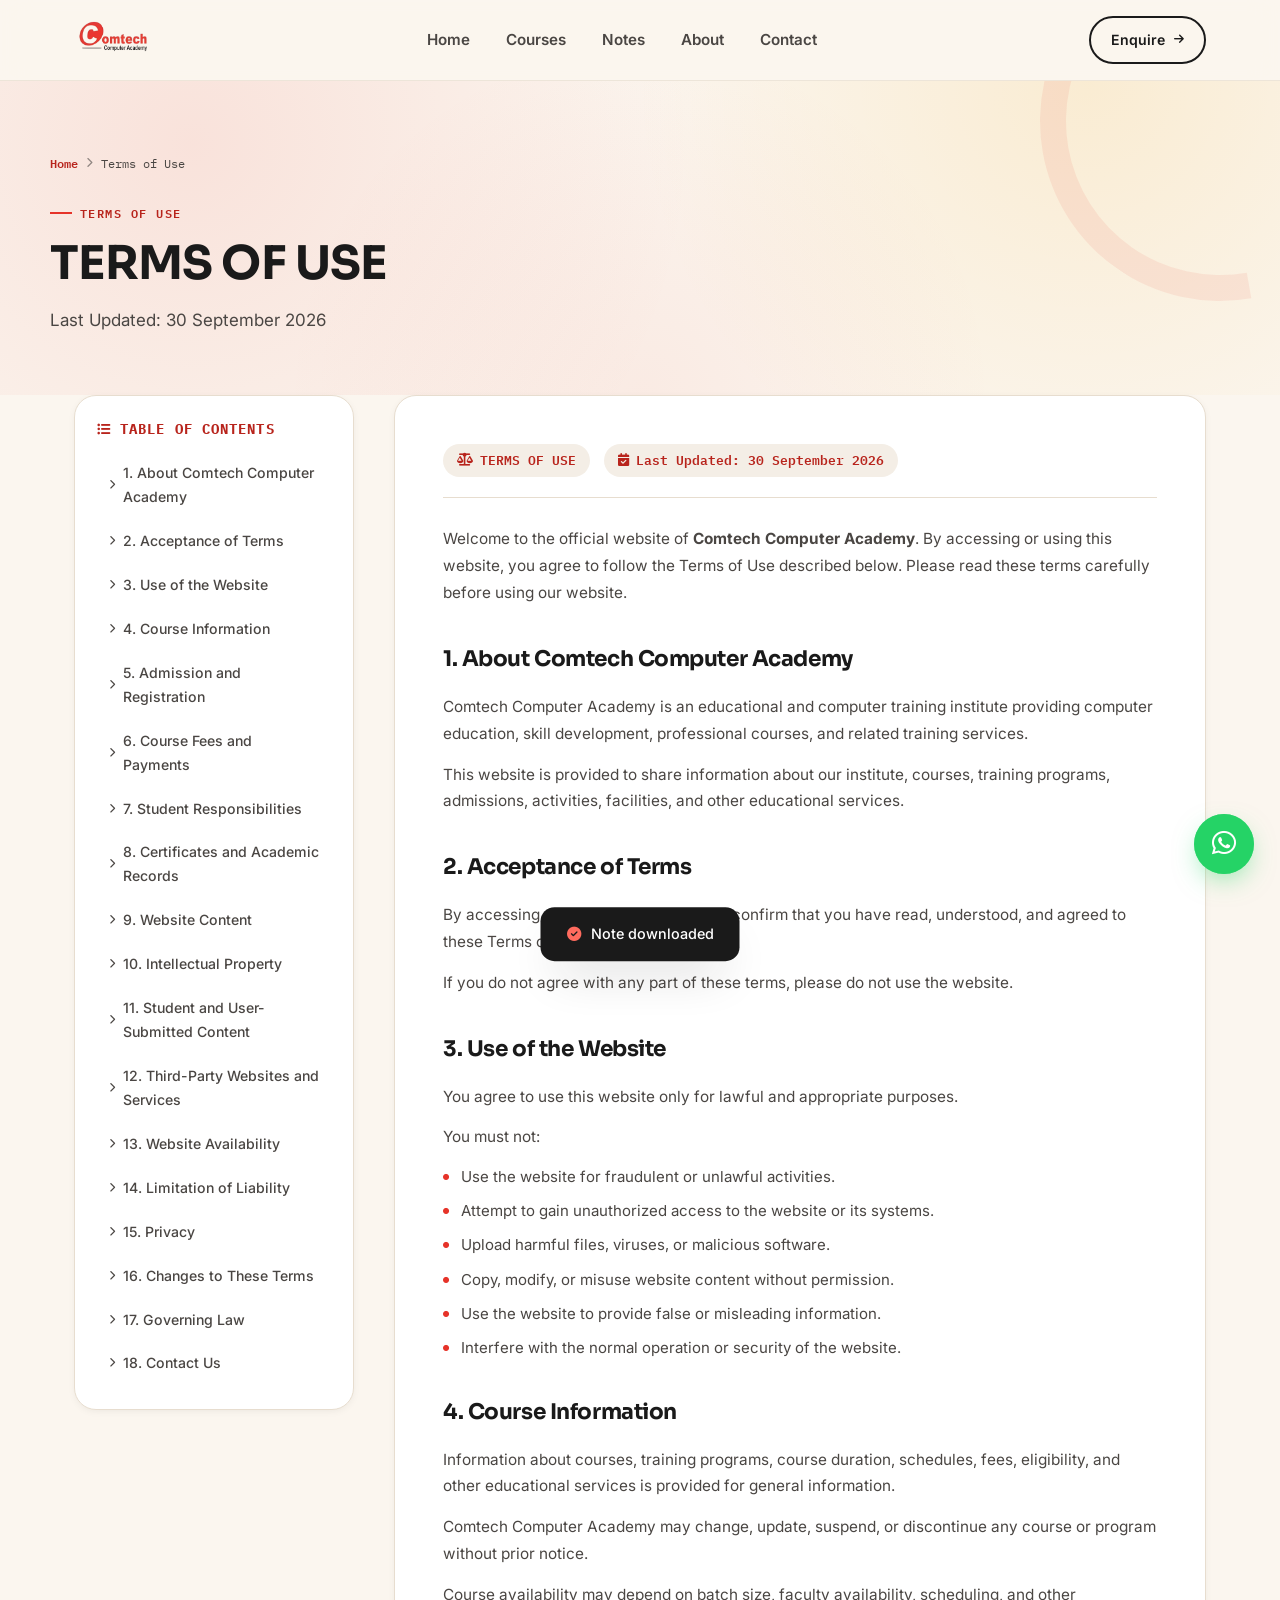
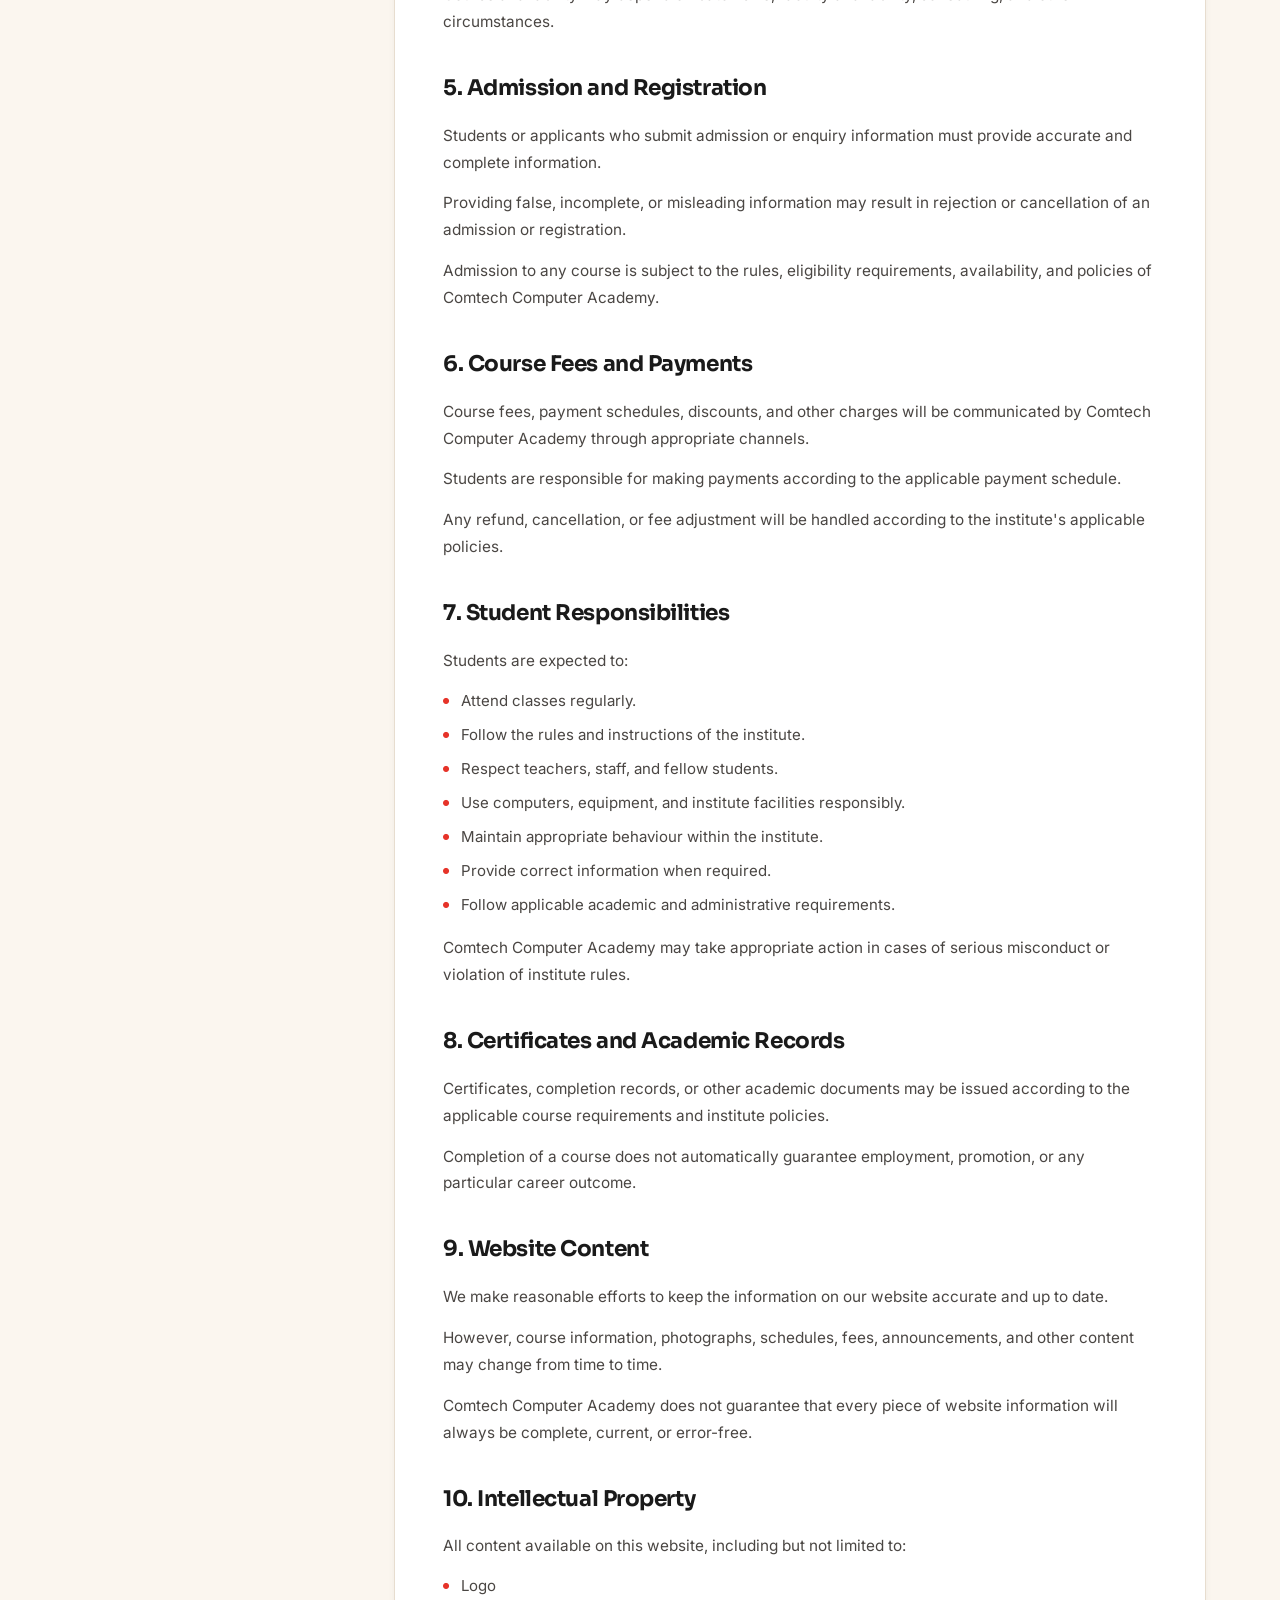
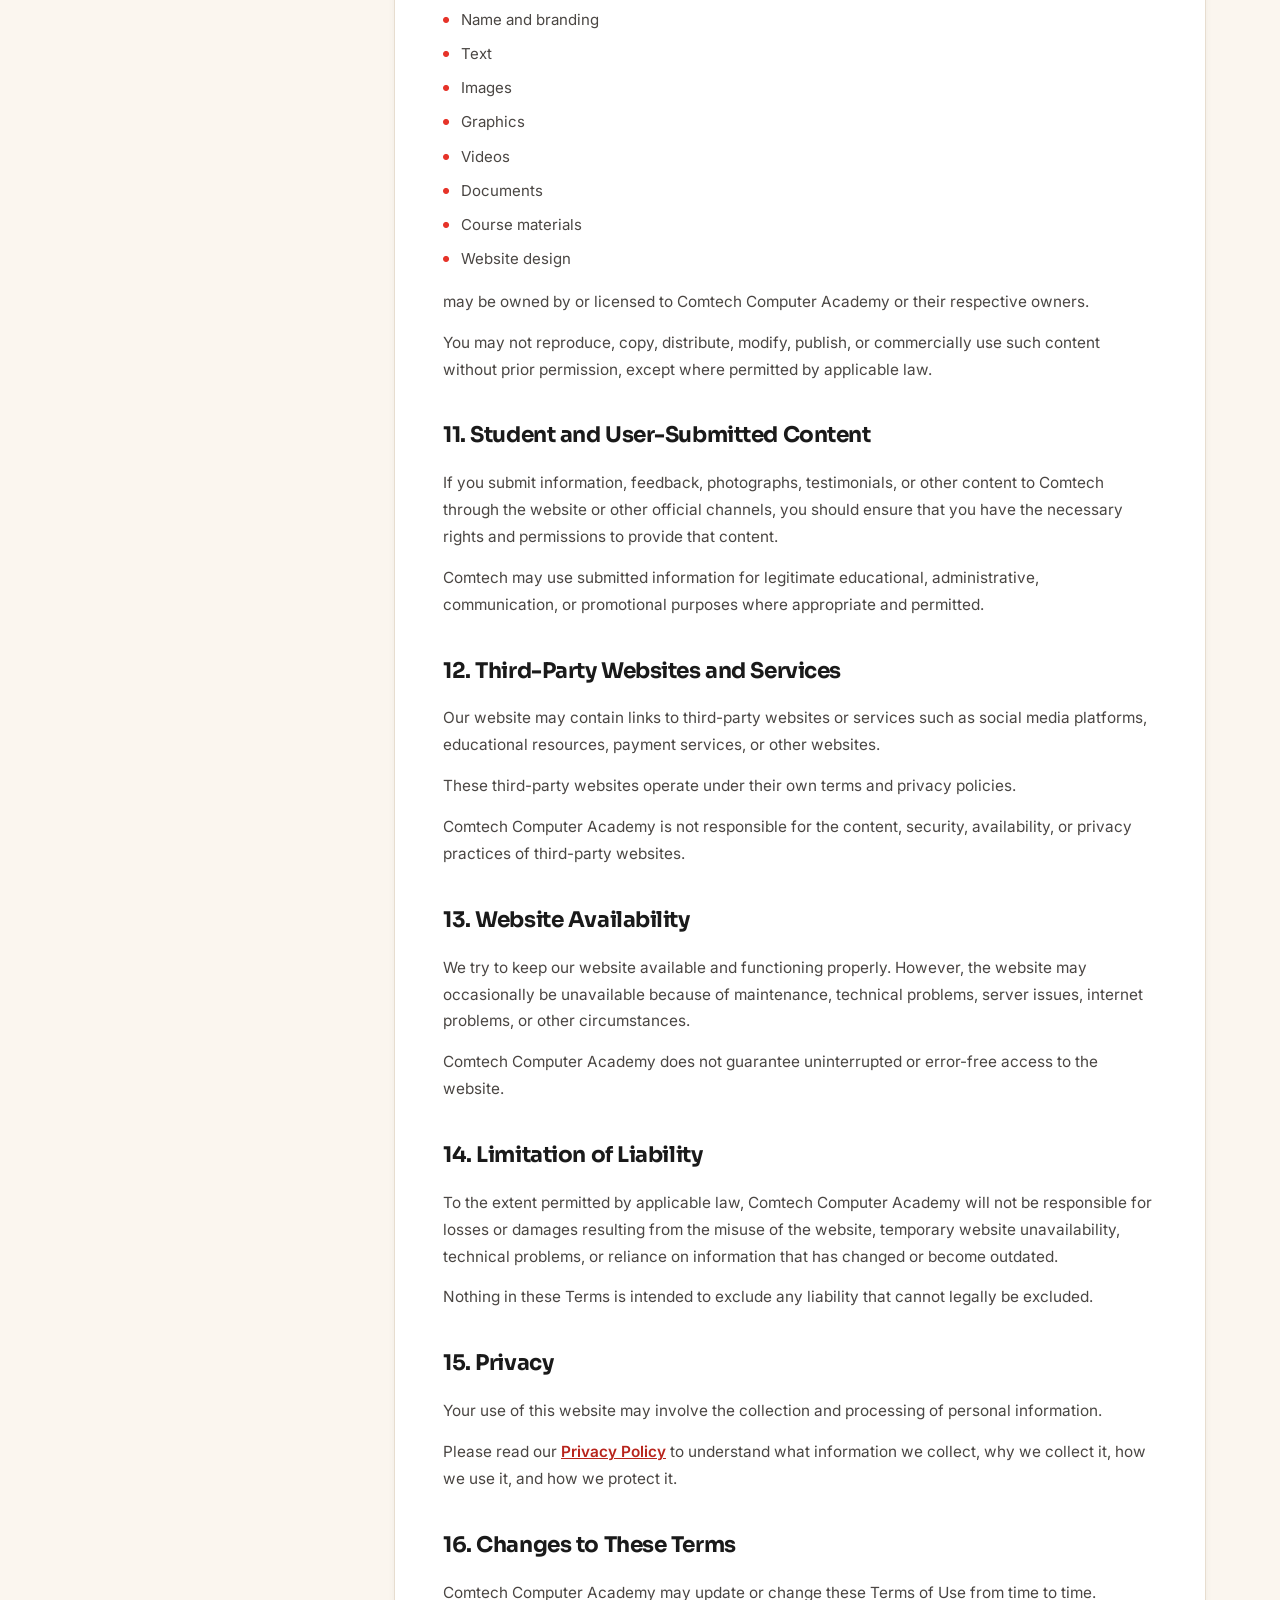
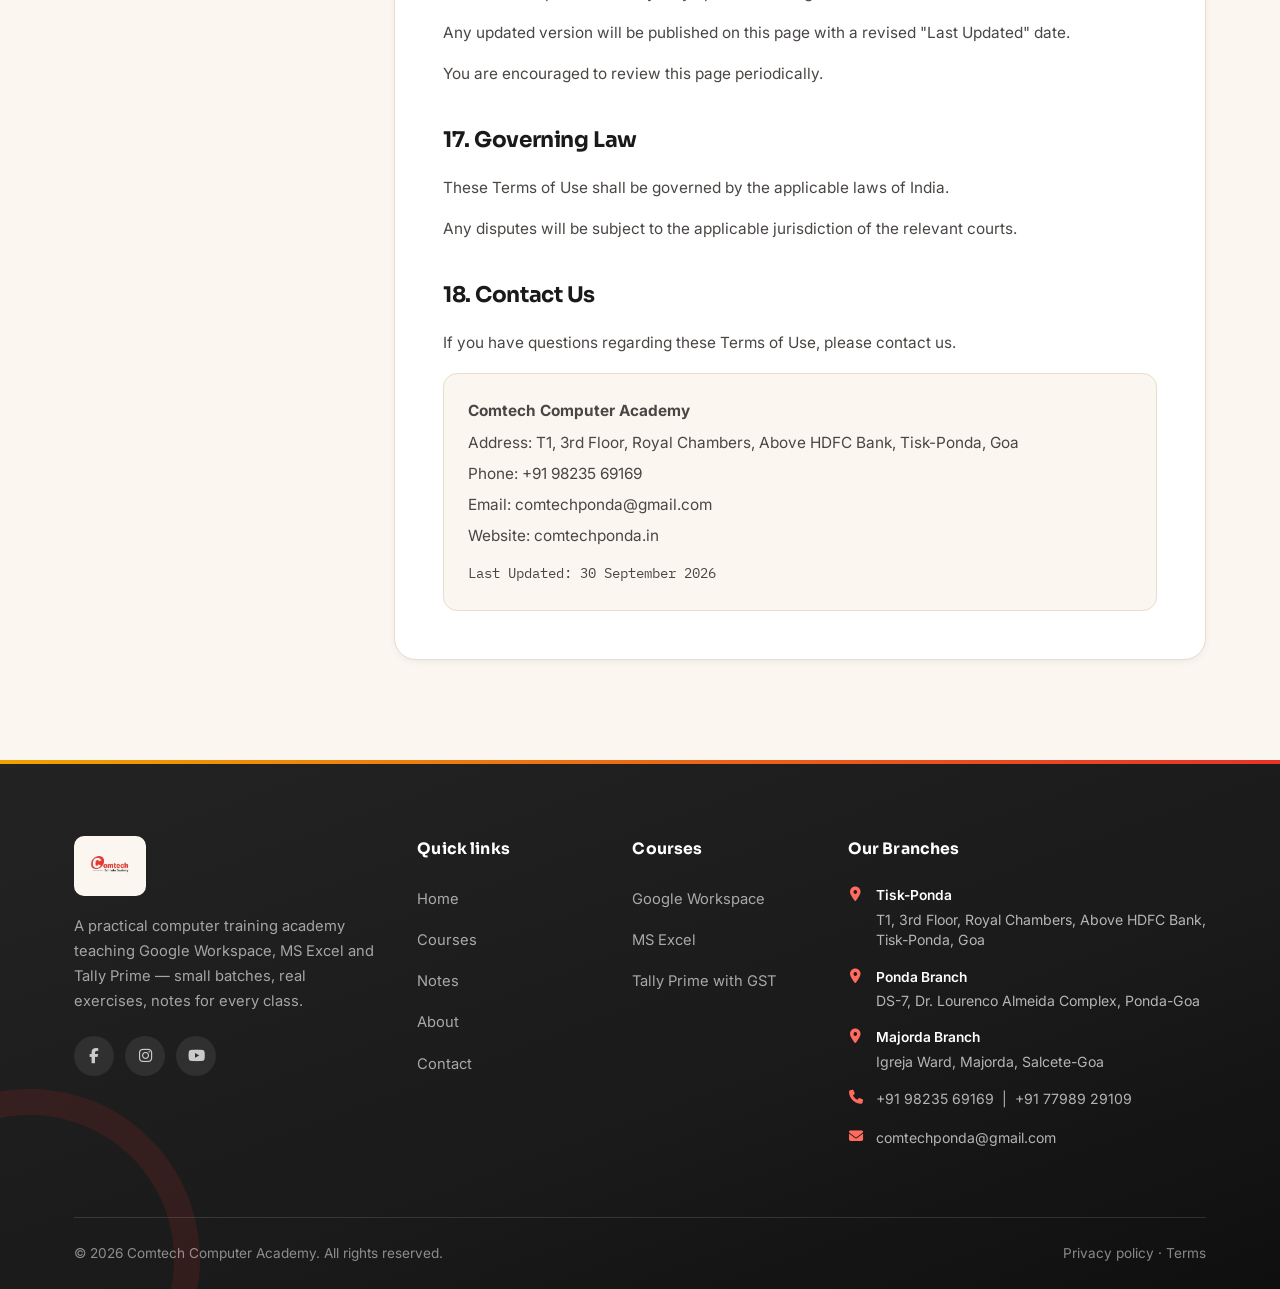
<file: terms.html>
<!DOCTYPE html>
<html lang="en">
<head>
<meta charset="UTF-8">
<meta name="viewport" content="width=device-width, initial-scale=1.0">
<title>Terms of Use — Comtech Computer Academy</title>
<meta name="description" content="Terms of Use for Comtech Computer Academy.">
<link rel="stylesheet" href="css/style.css">
<link rel="stylesheet" href="https://cdnjs.cloudflare.com/ajax/libs/font-awesome/6.5.1/css/all.min.css">
</head>
<body>
<script>document.documentElement.classList.add('js');</script>
<header>
  <div class="nav-wrap">
    <a href="index.html" class="brand">
      <img src="assets/logo.png" alt="Comtech Computer Academy logo">
    </a>
    <nav class="links" id="navLinks">
      <a href="index.html">Home</a>
      <a href="courses.html">Courses</a>
      <a href="notes.html">Notes</a>
      <a href="about.html">About</a>
      <a href="contact.html">Contact</a>
    </nav>
    <div class="nav-cta">
      <a href="contact.html" class="btn btn-outline" style="padding:10px 20px;font-size:0.88rem;">Enquire <i class="fa-solid fa-arrow-right" style="font-size:0.8em;"></i></a>
      <button class="hamburger" id="hamburger" aria-label="Toggle menu">
        <span></span><span></span><span></span>
      </button>
    </div>
  </div>
</header>

<section class="page-hero">
  <div class="ring"></div>
  <div class="page-hero-inner">
    <div class="breadcrumb"><a href="index.html">Home</a> <i class="fa-solid fa-chevron-right"></i> Terms of Use</div>
    <div class="section-tag">Terms of Use</div>
    <h1>TERMS OF USE</h1>
    <p>Last Updated: 30 September 2026</p>
  </div>
</section>

<section class="legal-section">
  <div class="container">
    <div class="legal-grid">
      <!-- Table of Contents Sidebar -->
      <aside class="legal-sidebar">
        <h4><i class="fa-solid fa-list-ul"></i> Table of Contents</h4>
        <nav class="legal-nav">
          <a href="#section-1"><i class="fa-solid fa-chevron-right" style="font-size:0.7em;"></i> 1. About Comtech Computer Academy</a>
          <a href="#section-2"><i class="fa-solid fa-chevron-right" style="font-size:0.7em;"></i> 2. Acceptance of Terms</a>
          <a href="#section-3"><i class="fa-solid fa-chevron-right" style="font-size:0.7em;"></i> 3. Use of the Website</a>
          <a href="#section-4"><i class="fa-solid fa-chevron-right" style="font-size:0.7em;"></i> 4. Course Information</a>
          <a href="#section-5"><i class="fa-solid fa-chevron-right" style="font-size:0.7em;"></i> 5. Admission and Registration</a>
          <a href="#section-6"><i class="fa-solid fa-chevron-right" style="font-size:0.7em;"></i> 6. Course Fees and Payments</a>
          <a href="#section-7"><i class="fa-solid fa-chevron-right" style="font-size:0.7em;"></i> 7. Student Responsibilities</a>
          <a href="#section-8"><i class="fa-solid fa-chevron-right" style="font-size:0.7em;"></i> 8. Certificates and Academic Records</a>
          <a href="#section-9"><i class="fa-solid fa-chevron-right" style="font-size:0.7em;"></i> 9. Website Content</a>
          <a href="#section-10"><i class="fa-solid fa-chevron-right" style="font-size:0.7em;"></i> 10. Intellectual Property</a>
          <a href="#section-11"><i class="fa-solid fa-chevron-right" style="font-size:0.7em;"></i> 11. Student and User-Submitted Content</a>
          <a href="#section-12"><i class="fa-solid fa-chevron-right" style="font-size:0.7em;"></i> 12. Third-Party Websites and Services</a>
          <a href="#section-13"><i class="fa-solid fa-chevron-right" style="font-size:0.7em;"></i> 13. Website Availability</a>
          <a href="#section-14"><i class="fa-solid fa-chevron-right" style="font-size:0.7em;"></i> 14. Limitation of Liability</a>
          <a href="#section-15"><i class="fa-solid fa-chevron-right" style="font-size:0.7em;"></i> 15. Privacy</a>
          <a href="#section-16"><i class="fa-solid fa-chevron-right" style="font-size:0.7em;"></i> 16. Changes to These Terms</a>
          <a href="#section-17"><i class="fa-solid fa-chevron-right" style="font-size:0.7em;"></i> 17. Governing Law</a>
          <a href="#section-18"><i class="fa-solid fa-chevron-right" style="font-size:0.7em;"></i> 18. Contact Us</a>
        </nav>
      </aside>

      <!-- Main Legal Content -->
      <main class="legal-content">
        <div class="legal-meta">
          <span class="legal-badge"><i class="fa-solid fa-scale-balanced"></i> TERMS OF USE</span>
          <span class="legal-badge"><i class="fa-solid fa-calendar-check"></i> Last Updated: 30 September 2026</span>
        </div>

        <div class="legal-block">
          <p>Welcome to the official website of <strong>Comtech Computer Academy</strong>. By accessing or using this website, you agree to follow the Terms of Use described below. Please read these terms carefully before using our website.</p>
        </div>

        <div class="legal-block" id="section-1">
          <h2>1. About Comtech Computer Academy</h2>
          <p>Comtech Computer Academy is an educational and computer training institute providing computer education, skill development, professional courses, and related training services.</p>
          <p>This website is provided to share information about our institute, courses, training programs, admissions, activities, facilities, and other educational services.</p>
        </div>

        <div class="legal-block" id="section-2">
          <h2>2. Acceptance of Terms</h2>
          <p>By accessing or using this website, you confirm that you have read, understood, and agreed to these Terms of Use.</p>
          <p>If you do not agree with any part of these terms, please do not use the website.</p>
        </div>

        <div class="legal-block" id="section-3">
          <h2>3. Use of the Website</h2>
          <p>You agree to use this website only for lawful and appropriate purposes.</p>
          <p>You must not:</p>
          <ul class="legal-list">
            <li><i class="fa-solid fa-circle"></i> <span>Use the website for fraudulent or unlawful activities.</span></li>
            <li><i class="fa-solid fa-circle"></i> <span>Attempt to gain unauthorized access to the website or its systems.</span></li>
            <li><i class="fa-solid fa-circle"></i> <span>Upload harmful files, viruses, or malicious software.</span></li>
            <li><i class="fa-solid fa-circle"></i> <span>Copy, modify, or misuse website content without permission.</span></li>
            <li><i class="fa-solid fa-circle"></i> <span>Use the website to provide false or misleading information.</span></li>
            <li><i class="fa-solid fa-circle"></i> <span>Interfere with the normal operation or security of the website.</span></li>
          </ul>
        </div>

        <div class="legal-block" id="section-4">
          <h2>4. Course Information</h2>
          <p>Information about courses, training programs, course duration, schedules, fees, eligibility, and other educational services is provided for general information.</p>
          <p>Comtech Computer Academy may change, update, suspend, or discontinue any course or program without prior notice.</p>
          <p>Course availability may depend on batch size, faculty availability, scheduling, and other circumstances.</p>
        </div>

        <div class="legal-block" id="section-5">
          <h2>5. Admission and Registration</h2>
          <p>Students or applicants who submit admission or enquiry information must provide accurate and complete information.</p>
          <p>Providing false, incomplete, or misleading information may result in rejection or cancellation of an admission or registration.</p>
          <p>Admission to any course is subject to the rules, eligibility requirements, availability, and policies of Comtech Computer Academy.</p>
        </div>

        <div class="legal-block" id="section-6">
          <h2>6. Course Fees and Payments</h2>
          <p>Course fees, payment schedules, discounts, and other charges will be communicated by Comtech Computer Academy through appropriate channels.</p>
          <p>Students are responsible for making payments according to the applicable payment schedule.</p>
          <p>Any refund, cancellation, or fee adjustment will be handled according to the institute's applicable policies.</p>
        </div>

        <div class="legal-block" id="section-7">
          <h2>7. Student Responsibilities</h2>
          <p>Students are expected to:</p>
          <ul class="legal-list">
            <li><i class="fa-solid fa-circle"></i> <span>Attend classes regularly.</span></li>
            <li><i class="fa-solid fa-circle"></i> <span>Follow the rules and instructions of the institute.</span></li>
            <li><i class="fa-solid fa-circle"></i> <span>Respect teachers, staff, and fellow students.</span></li>
            <li><i class="fa-solid fa-circle"></i> <span>Use computers, equipment, and institute facilities responsibly.</span></li>
            <li><i class="fa-solid fa-circle"></i> <span>Maintain appropriate behaviour within the institute.</span></li>
            <li><i class="fa-solid fa-circle"></i> <span>Provide correct information when required.</span></li>
            <li><i class="fa-solid fa-circle"></i> <span>Follow applicable academic and administrative requirements.</span></li>
          </ul>
          <p>Comtech Computer Academy may take appropriate action in cases of serious misconduct or violation of institute rules.</p>
        </div>

        <div class="legal-block" id="section-8">
          <h2>8. Certificates and Academic Records</h2>
          <p>Certificates, completion records, or other academic documents may be issued according to the applicable course requirements and institute policies.</p>
          <p>Completion of a course does not automatically guarantee employment, promotion, or any particular career outcome.</p>
        </div>

        <div class="legal-block" id="section-9">
          <h2>9. Website Content</h2>
          <p>We make reasonable efforts to keep the information on our website accurate and up to date.</p>
          <p>However, course information, photographs, schedules, fees, announcements, and other content may change from time to time.</p>
          <p>Comtech Computer Academy does not guarantee that every piece of website information will always be complete, current, or error-free.</p>
        </div>

        <div class="legal-block" id="section-10">
          <h2>10. Intellectual Property</h2>
          <p>All content available on this website, including but not limited to:</p>
          <ul class="legal-list">
            <li><i class="fa-solid fa-circle"></i> <span>Logo</span></li>
            <li><i class="fa-solid fa-circle"></i> <span>Name and branding</span></li>
            <li><i class="fa-solid fa-circle"></i> <span>Text</span></li>
            <li><i class="fa-solid fa-circle"></i> <span>Images</span></li>
            <li><i class="fa-solid fa-circle"></i> <span>Graphics</span></li>
            <li><i class="fa-solid fa-circle"></i> <span>Videos</span></li>
            <li><i class="fa-solid fa-circle"></i> <span>Documents</span></li>
            <li><i class="fa-solid fa-circle"></i> <span>Course materials</span></li>
            <li><i class="fa-solid fa-circle"></i> <span>Website design</span></li>
          </ul>
          <p>may be owned by or licensed to Comtech Computer Academy or their respective owners.</p>
          <p>You may not reproduce, copy, distribute, modify, publish, or commercially use such content without prior permission, except where permitted by applicable law.</p>
        </div>

        <div class="legal-block" id="section-11">
          <h2>11. Student and User-Submitted Content</h2>
          <p>If you submit information, feedback, photographs, testimonials, or other content to Comtech through the website or other official channels, you should ensure that you have the necessary rights and permissions to provide that content.</p>
          <p>Comtech may use submitted information for legitimate educational, administrative, communication, or promotional purposes where appropriate and permitted.</p>
        </div>

        <div class="legal-block" id="section-12">
          <h2>12. Third-Party Websites and Services</h2>
          <p>Our website may contain links to third-party websites or services such as social media platforms, educational resources, payment services, or other websites.</p>
          <p>These third-party websites operate under their own terms and privacy policies.</p>
          <p>Comtech Computer Academy is not responsible for the content, security, availability, or privacy practices of third-party websites.</p>
        </div>

        <div class="legal-block" id="section-13">
          <h2>13. Website Availability</h2>
          <p>We try to keep our website available and functioning properly. However, the website may occasionally be unavailable because of maintenance, technical problems, server issues, internet problems, or other circumstances.</p>
          <p>Comtech Computer Academy does not guarantee uninterrupted or error-free access to the website.</p>
        </div>

        <div class="legal-block" id="section-14">
          <h2>14. Limitation of Liability</h2>
          <p>To the extent permitted by applicable law, Comtech Computer Academy will not be responsible for losses or damages resulting from the misuse of the website, temporary website unavailability, technical problems, or reliance on information that has changed or become outdated.</p>
          <p>Nothing in these Terms is intended to exclude any liability that cannot legally be excluded.</p>
        </div>

        <div class="legal-block" id="section-15">
          <h2>15. Privacy</h2>
          <p>Your use of this website may involve the collection and processing of personal information.</p>
          <p>Please read our <a href="privacy.html" style="color:var(--red-dark);font-weight:600;text-decoration:underline;">Privacy Policy</a> to understand what information we collect, why we collect it, how we use it, and how we protect it.</p>
        </div>

        <div class="legal-block" id="section-16">
          <h2>16. Changes to These Terms</h2>
          <p>Comtech Computer Academy may update or change these Terms of Use from time to time.</p>
          <p>Any updated version will be published on this page with a revised "Last Updated" date.</p>
          <p>You are encouraged to review this page periodically.</p>
        </div>

        <div class="legal-block" id="section-17">
          <h2>17. Governing Law</h2>
          <p>These Terms of Use shall be governed by the applicable laws of India.</p>
          <p>Any disputes will be subject to the applicable jurisdiction of the relevant courts.</p>
        </div>

        <div class="legal-block" id="section-18">
          <h2>18. Contact Us</h2>
          <p>If you have questions regarding these Terms of Use, please contact us.</p>
          
          <div style="margin-top:16px;background:var(--cream);border:1px solid var(--line);border-radius:var(--radius);padding:24px;">
            <p style="margin-bottom:6px;"><strong>Comtech Computer Academy</strong></p>
            <p style="margin-bottom:4px;">Address: T1, 3rd Floor, Royal Chambers, Above HDFC Bank, Tisk-Ponda, Goa</p>
            <p style="margin-bottom:4px;">Phone: +91 98235 69169</p>
            <p style="margin-bottom:4px;">Email: comtechponda@gmail.com</p>
            <p style="margin-bottom:12px;">Website: comtechponda.in</p>
            <p style="margin:0;font-family:'IBM Plex Mono',monospace;font-size:0.85rem;color:var(--ink-soft);">Last Updated: 30 September 2026</p>
          </div>
        </div>
      </main>
    </div>
  </div>
</section>

<footer>
  <div class="ring"></div>
  <div class="container">
    <div class="footer-grid">
      <div class="footer-about">
        <div class="footer-brand">
          <div style="background:var(--cream);padding:8px 14px;border-radius:10px;display:inline-flex;">
            <img src="assets/logo.png" alt="Comtech Computer Academy logo" style="height:44px;width:auto;">
          </div>
        </div>
        <p style="font-size:0.92rem;line-height:1.7;color:rgba(255,255,255,0.6);max-width:320px;">A practical computer training academy teaching Google Workspace, MS Excel and Tally Prime — small batches, real exercises, notes for every class.</p>
        <div class="footer-social">
          <a href="https://www.facebook.com/ComtechComputerAcademy" target="_blank" rel="noopener" aria-label="Facebook"><i class="fa-brands fa-facebook-f"></i></a>
          <a href="https://www.instagram.com/comtech_ponda" target="_blank" rel="noopener" aria-label="Instagram"><i class="fa-brands fa-instagram"></i></a>
          <a href="https://www.youtube.com/@ComtechGOA" target="_blank" rel="noopener" aria-label="YouTube"><i class="fa-brands fa-youtube"></i></a>
        </div>
      </div>

      <div>
        <h5>Quick links</h5>
        <ul class="footer-links">
          <li><a href="index.html">Home</a></li>
          <li><a href="courses.html">Courses</a></li>
          <li><a href="notes.html">Notes</a></li>
          <li><a href="about.html">About</a></li>
          <li><a href="contact.html">Contact</a></li>
        </ul>
      </div>

      <div>
        <h5>Courses</h5>
        <ul class="footer-links">
          <li><a href="courses.html">Google Workspace</a></li>
          <li><a href="courses.html">MS Excel</a></li>
          <li><a href="courses.html">Tally Prime with GST</a></li>
        </ul>
      </div>

      <div>
        <h5>Our Branches</h5>
        <ul class="footer-contact">
          <li>
            <i class="fa-solid fa-location-dot"></i>
            <div>
              <strong class="branch-name">Tisk-Ponda </strong>
              <span>T1, 3rd Floor, Royal Chambers, Above HDFC Bank, Tisk-Ponda, Goa</span>
            </div>
          </li>
          <li>
            <i class="fa-solid fa-location-dot"></i>
            <div>
              <strong class="branch-name">Ponda Branch</strong>
              <span>DS-7, Dr. Lourenco Almeida Complex, Ponda-Goa</span>
            </div>
          </li>
          <li>
            <i class="fa-solid fa-location-dot"></i>
            <div>
              <strong class="branch-name">Majorda Branch</strong>
              <span>Igreja Ward, Majorda, Salcete-Goa</span>
            </div>
          </li>
          <li>
            <i class="fa-solid fa-phone"></i>
            <div>
              <a href="tel:+919823569169">+91 98235 69169</a> &nbsp;|&nbsp; <a href="tel:+917798929109">+91 77989 29109</a>
            </div>
          </li>
          <li>
            <i class="fa-solid fa-envelope"></i>
            <div>
              <a href="mailto:comtechponda@gmail.com">comtechponda@gmail.com</a>
            </div>
          </li>
        </ul>
      </div>
    </div>

    <div class="footer-bottom">
      <span>&copy; <span id="year"></span> Comtech Computer Academy. All rights reserved.</span>
      <span><a href="privacy.html">Privacy policy</a> &middot; <a href="terms.html">Terms</a></span>
    </div>
  </div>
</footer>

<div class="toast" id="toast"><i class="fa-solid fa-circle-check"></i><span>Note downloaded</span></div>
<a href="https://wa.me/9823569169?text=Hi%2C%20I%27d%20like%20to%20know%20more%20about%20your%20courses." class="whatsapp-float" target="_blank" rel="noopener" aria-label="Chat with us on WhatsApp">
  <i class="fa-brands fa-whatsapp"></i>
  <span class="wa-tip">Chat with us</span>
</a>

<script src="js/script.js"></script>
</body>
</html>
</file>
<file: css/style.css>
@import url('https://fonts.googleapis.com/css2?family=Sora:wght@400;600;700;800&family=Inter:wght@400;500;600;700&family=IBM+Plex+Mono:wght@500;600&display=swap');

:root{
  --red:#E63329;
  --red-dark:#B8241C;
  --red-light:#FF6B5E;
  --ink:#1A1A1A;
  --ink-soft:#4A4643;
  --cream:#FBF6EF;
  --paper:#FFFFFF;
  --amber:#F0A202;
  --amber-light:#FFC65C;
  --grey-bg:#F4EEE6;
  --line:#E7DDCF;
  --radius:14px;
  --radius-lg:22px;

  --gradient-primary: linear-gradient(135deg, var(--red) 0%, var(--red-dark) 100%);
  --gradient-warm: linear-gradient(135deg, var(--amber) 0%, var(--red) 100%);
  --gradient-ink: linear-gradient(160deg, #232323 0%, var(--ink) 60%, #0f0f0f 100%);
  --gradient-mesh: radial-gradient(circle at 15% 20%, rgba(230,51,41,0.10), transparent 45%),
                   radial-gradient(circle at 85% 0%, rgba(240,162,2,0.12), transparent 40%),
                   radial-gradient(circle at 50% 100%, rgba(230,51,41,0.06), transparent 50%);

  --shadow-sm: 0 2px 8px -2px rgba(26,26,26,0.08);
  --shadow-md: 0 12px 28px -10px rgba(26,26,26,0.14);
  --shadow-lg: 0 24px 48px -16px rgba(26,26,26,0.20);
  --shadow-glow: 0 16px 40px -12px rgba(230,51,41,0.35);
  --shadow-glow-amber: 0 16px 36px -14px rgba(240,162,2,0.4);

  --ease: cubic-bezier(0.22, 1, 0.36, 1);
  --shadow: var(--shadow-lg); /* legacy alias, kept for older rules below */
}

*{margin:0;padding:0;box-sizing:border-box;}
html{scroll-behavior:smooth;}
body{
  font-family:'Inter',sans-serif;
  font-size:16.5px;
  color:var(--ink);
  background:var(--cream);
  line-height:1.7;
  overflow-x:hidden;
  -webkit-font-smoothing:antialiased;
  text-rendering:optimizeLegibility;
}
h1,h2,h3,h4{font-family:'Sora',sans-serif;font-weight:700;letter-spacing:-0.02em;line-height:1.15;}
p{color:var(--ink-soft);}
a{text-decoration:none;color:inherit;}
ul{list-style:none;}
img{max-width:100%;display:block;}
.mono{font-family:'IBM Plex Mono',monospace;}
.container{max-width:1180px;margin:0 auto;padding:0 24px;}
::selection{background:var(--red);color:#fff;}

/* scroll-reveal (progressive enhancement — content is visible without JS) */
.reveal{transition:opacity .7s var(--ease), transform .7s var(--ease);}
.js .reveal{opacity:0;transform:translateY(28px);}
.js .reveal.in-view{opacity:1;transform:translateY(0);}
.why-grid .reveal:nth-child(2){transition-delay:.08s;}
.why-grid .reveal:nth-child(3){transition-delay:.16s;}
.why-grid .reveal:nth-child(4){transition-delay:.24s;}
.courses-grid .reveal:nth-child(2){transition-delay:.1s;}
.courses-grid .reveal:nth-child(3){transition-delay:.2s;}
.quicklook-grid .reveal:nth-child(2){transition-delay:.06s;}
.quicklook-grid .reveal:nth-child(3){transition-delay:.12s;}
.quicklook-grid .reveal:nth-child(4){transition-delay:.18s;}
.quicklook-grid .reveal:nth-child(5){transition-delay:.24s;}
.quicklook-grid .reveal:nth-child(6){transition-delay:.3s;}
.testimonial-grid .reveal:nth-child(2){transition-delay:.1s;}
.testimonial-grid .reveal:nth-child(3){transition-delay:.2s;}
.stats-grid .reveal:nth-child(2){transition-delay:.08s;}
.stats-grid .reveal:nth-child(3){transition-delay:.16s;}
.stats-grid .reveal:nth-child(4){transition-delay:.24s;}
.faq-list .reveal:nth-child(2){transition-delay:.05s;}
.faq-list .reveal:nth-child(3){transition-delay:.1s;}
.faq-list .reveal:nth-child(4){transition-delay:.15s;}
.faq-list .reveal:nth-child(5){transition-delay:.2s;}
@media (prefers-reduced-motion: reduce){
  .js .reveal, .js .reveal.in-view{opacity:1;transform:none;transition:none;}
}
.section-tag{
  display:inline-flex;align-items:center;gap:8px;
  font-family:'IBM Plex Mono',monospace;
  font-size:0.78rem;font-weight:600;letter-spacing:0.12em;
  color:var(--red-dark);text-transform:uppercase;
  margin-bottom:14px;
}
.section-tag::before{content:"";width:22px;height:2px;background:var(--red);display:inline-block;}
.btn{
  position:relative;
  display:inline-flex;align-items:center;justify-content:center;gap:9px;
  padding:15px 30px;border-radius:999px;font-weight:600;font-size:0.95rem;
  cursor:pointer;border:2px solid transparent;
  transition:transform .3s var(--ease), box-shadow .3s var(--ease), background .3s var(--ease), color .3s var(--ease), border-color .3s var(--ease);
  font-family:'Inter',sans-serif;
  isolation:isolate;
}
.btn i, .btn svg{transition:transform .3s var(--ease);}
.btn:hover i, .btn:hover svg{transform:translateX(3px);}
.btn-primary{
  background:var(--gradient-primary);
  background-size:160% 160%;
  background-position:0% 0%;
  color:#fff;
  box-shadow:var(--shadow-glow);
}
.btn-primary:hover{background-position:100% 100%;transform:translateY(-3px);box-shadow:0 20px 44px -12px rgba(230,51,41,0.48);}
.btn-primary:active{transform:translateY(-1px);}
.btn:disabled{opacity:0.75;cursor:not-allowed;transform:none !important;box-shadow:none !important;}
.btn-outline{
  border-color:var(--ink);color:var(--ink);background:transparent;
}
.btn-outline:hover{border-color:var(--red);color:var(--red-dark);transform:translateY(-3px);box-shadow:var(--shadow-md);background:rgba(230,51,41,0.04);}
.btn-ghost{background:rgba(255,255,255,0.12);color:#fff;border-color:rgba(255,255,255,0.35);}
.btn-ghost:hover{background:rgba(255,255,255,0.2);border-color:#fff;transform:translateY(-3px);}

/* ---------- Ring motif (echo of the C logo) ---------- */
.ring{
  position:absolute;border-radius:50%;
  border:26px solid var(--red);
  border-right-color:transparent;
  opacity:0.08;
}

/* ---------- NAVBAR ---------- */
header{
  position:sticky;top:0;z-index:100;
  background:rgba(251,246,239,0.85);
  backdrop-filter:blur(14px) saturate(160%);
  -webkit-backdrop-filter:blur(14px) saturate(160%);
  border-bottom:1px solid rgba(231,221,207,0.7);
  transition:box-shadow .3s var(--ease), background .3s var(--ease);
}
header.scrolled{
  background:rgba(251,246,239,0.96);
  box-shadow:0 8px 24px -14px rgba(26,26,26,0.18);
}
.nav-wrap{
  display:flex;align-items:center;justify-content:space-between;
  padding:0px 24px;max-width:1180px;margin:0 auto;
}
.brand{display:flex;align-items:center;gap:10px;transition:opacity .2s ease;}
.brand:hover{opacity:0.85;}
.brand img{height:80px;width:auto;}
nav.links{display:flex;align-items:center;gap:8px;}
nav.links a{
  font-weight:600;font-size:0.95rem;color:var(--ink-soft);
  position:relative;padding:9px 14px;border-radius:999px;
  transition:color .2s ease, background .2s ease;
}
nav.links a::after{
  content:"";position:absolute;left:14px;right:14px;bottom:4px;height:2px;width:0;
  background:var(--red);transition:width .25s var(--ease);border-radius:2px;
}
nav.links a:hover{color:var(--ink);background:rgba(230,51,41,0.06);}
nav.links a:hover::after{width:calc(100% - 28px);}
nav.links a.active{color:var(--ink);}
nav.links a.active::after{width:calc(100% - 28px);}
.nav-cta{display:flex;align-items:center;gap:16px;}
.hamburger{display:none;flex-direction:column;gap:5px;cursor:pointer;background:none;border:none;padding:8px;border-radius:8px;transition:background .2s ease;}
.hamburger:hover{background:rgba(230,51,41,0.08);}
.hamburger span{width:24px;height:2.5px;background:var(--ink);border-radius:2px;transition:all .3s var(--ease);}

/* ---------- PAGE HERO (used at the top of every inner page) ---------- */
.page-hero{
  position:relative;overflow:hidden;padding:72px 24px 60px;background:var(--gradient-mesh);
}
.page-hero .ring{width:360px;height:360px;top:-140px;right:-120px;transform:rotate(35deg);}
.page-hero-inner{max-width:1180px;margin:0 auto;position:relative;z-index:2;}
.page-hero h1{font-size:clamp(2.1rem,4.2vw,2.9rem);line-height:1.12;margin-bottom:16px;letter-spacing:-0.02em;}
.page-hero p{color:var(--ink-soft);font-size:1.06rem;max-width:560px;}
.breadcrumb{
  font-family:'IBM Plex Mono',monospace;font-size:0.78rem;color:var(--ink-soft);
  margin-bottom:20px;display:flex;gap:8px;align-items:center;
}
.breadcrumb a{color:var(--red-dark);font-weight:600;}
.breadcrumb i{font-size:0.65rem;color:var(--ink-soft);opacity:0.6;}

/* ---------- HOME HERO ---------- */
.hero{position:relative;padding:100px 24px 110px;overflow:hidden;background:var(--gradient-mesh);}
.hero .ring{width:520px;height:520px;top:-160px;right:-160px;transform:rotate(35deg);}
.hero .ring.two{width:260px;height:260px;left:-100px;bottom:-100px;top:auto;right:auto;transform:rotate(200deg);opacity:0.06;}
.hero-eyebrow{
  display:inline-flex;align-items:center;gap:9px;
  background:var(--paper);border:1px solid var(--line);
  padding:9px 18px;border-radius:999px;box-shadow:var(--shadow-sm);
  font-family:'IBM Plex Mono',monospace;font-size:0.8rem;font-weight:600;
  color:var(--red-dark);margin-bottom:22px;
}
.hero-eyebrow i{color:var(--red);}
.hero-inner{
  max-width:1180px;margin:0 auto;position:relative;z-index:2;
  display:grid;grid-template-columns:1.1fr 0.9fr;gap:56px;align-items:center;
}
.hero h1{font-size:clamp(2.3rem,4.6vw,3.6rem);line-height:1.08;margin-bottom:22px;letter-spacing:-0.03em;}
.hero h1 em{
  font-style:normal;
  background:var(--gradient-primary);
  -webkit-background-clip:text;background-clip:text;-webkit-text-fill-color:transparent;
}
.hero p.lead{font-size:1.15rem;color:var(--ink-soft);max-width:520px;margin-bottom:34px;}
.hero-actions{display:flex;gap:16px;flex-wrap:wrap;margin-bottom:40px;}
.hero-stats{display:flex;gap:36px;flex-wrap:wrap;}
.hero-stats div{border-left:3px solid var(--red);padding-left:16px;}
.hero-stats strong{display:block;font-family:'Sora',sans-serif;font-size:1.6rem;font-weight:800;}
.hero-stats span{font-size:0.85rem;color:var(--ink-soft);}

.hero-card{
  background:var(--paper);border-radius:var(--radius-lg);padding:34px;box-shadow:var(--shadow-lg);
  position:relative;border:1px solid var(--line);
  transform:rotate(-1.2deg);
  transition:transform .45s var(--ease), box-shadow .45s var(--ease);
}
.hero-card:hover{transform:rotate(0deg) translateY(-4px);box-shadow:var(--shadow-glow);}
.hero-card::before{
  content:"";position:absolute;inset:-1px;border-radius:inherit;padding:1px;
  background:linear-gradient(135deg, rgba(230,51,41,0.35), transparent 40%, rgba(240,162,2,0.25));
  -webkit-mask:linear-gradient(#fff 0 0) content-box, linear-gradient(#fff 0 0);
  -webkit-mask-composite:xor;mask-composite:exclude;
  pointer-events:none;
}



/* ---------- SECTIONS GENERIC ---------- */
section{padding:108px 0;}
.page-hero + section, header + section{padding-top:0;}
.section-head{max-width:640px;margin-bottom:60px;}
.section-head h2{font-size:clamp(1.9rem,3.2vw,2.5rem);margin-bottom:18px;}
.section-head p{color:var(--ink-soft);font-size:1.08rem;}

/* ---------- WHY US ---------- */
.why-grid{display:grid;grid-template-columns:repeat(4,1fr);gap:26px;}
.why-card{
  background:var(--paper);border:1px solid var(--line);border-radius:var(--radius);
  padding:32px 26px;position:relative;overflow:hidden;
  transition:transform .35s var(--ease), box-shadow .35s var(--ease), border-color .35s var(--ease);
}
.why-card:hover{transform:translateY(-8px);box-shadow:var(--shadow-lg);border-color:transparent;}
.why-card::before{
  content:"";position:absolute;top:-30px;right:-30px;width:80px;height:80px;border-radius:50%;
  border:14px solid var(--amber);border-right-color:transparent;opacity:0.3;transform:rotate(60deg);
  transition:transform .5s var(--ease), opacity .5s var(--ease);
}
.why-card:hover::before{transform:rotate(120deg) scale(1.15);opacity:0.5;}
.why-card::after{
  content:"";position:absolute;left:0;top:0;right:0;height:3px;
  background:var(--gradient-primary);transform:scaleX(0);transform-origin:left;
  transition:transform .35s var(--ease);
}
.why-card:hover::after{transform:scaleX(1);}
.why-icon{
  width:52px;height:52px;border-radius:14px;display:flex;align-items:center;justify-content:center;
  background:var(--grey-bg);color:var(--red);font-size:1.25rem;margin-bottom:18px;
  transition:background .35s var(--ease), color .35s var(--ease), transform .35s var(--ease);
}
.why-card:hover .why-icon{background:var(--gradient-primary);color:#fff;transform:scale(1.08) rotate(-4deg);}
.why-card h4{font-size:1.08rem;margin-bottom:10px;}
.why-card p{font-size:0.92rem;color:var(--ink-soft);}

/* ---------- COURSES ---------- */

.courses-section{
    padding:100px 0;
    background:var(--cream);
}

.section-header{
    text-align:center;
    max-width:700px;
    margin:auto;
    margin-bottom:44px;
}

.course-search{
    display:flex;
    justify-content:center;
    margin-bottom:24px;
}

.course-search-wrap{
    position:relative;
    width:100%;
    max-width:460px;
}

.course-search-wrap i{
    position:absolute;left:22px;top:50%;transform:translateY(-50%);
    color:var(--ink-soft);font-size:0.95rem;
}

.course-search input{
    width:100%;
    padding:16px 22px 16px 48px;
    border:1.5px solid var(--line);
    border-radius:999px;
    font-size:15px;
    font-family:'Inter',sans-serif;
    background:var(--paper);
    box-shadow:var(--shadow-sm);
    transition:border-color .25s ease, box-shadow .25s ease;
}

.course-search input:focus{
    outline:none;
    border-color:var(--red);
    box-shadow:0 0 0 4px rgba(230,51,41,0.1);
}

.course-filter-chips{
    display:flex;
    justify-content:center;
    flex-wrap:wrap;
    gap:10px;
    margin-bottom:48px;
}

.courses-grid{
    display:grid;
    grid-template-columns:repeat(auto-fit,minmax(320px,1fr));
    gap:28px;
    align-items:start;
}

.courses-empty{
    display:none;
    text-align:center;
    padding:60px 20px;
    color:var(--ink-soft);
    font-family:'IBM Plex Mono',monospace;
    font-size:0.95rem;
    grid-column:1/-1;
}

.category-card{
    background:var(--paper);
    border-radius:var(--radius-lg);
    border:1px solid var(--line);
    transition:transform .35s var(--ease), box-shadow .35s var(--ease), border-color .35s var(--ease);
    overflow:hidden;
    position:relative;
}

.category-card::before{
    content:"";position:absolute;left:0;top:0;right:0;height:3px;
    background:var(--gradient-primary);transform:scaleX(0);transform-origin:left;
    transition:transform .35s var(--ease);
}

.category-card:hover{
    transform:translateY(-6px);
    box-shadow:var(--shadow-lg);
    border-color:transparent;
}
.category-card:hover::before{transform:scaleX(1);}

.cat-head{
    display:block;
    width:100%;
    text-align:left;
    background:none;
    border:none;
    cursor:pointer;
    padding:30px 30px 26px;
    font-family:'Inter',sans-serif;
    color:var(--ink);
}

.cat-top{
    display:flex;
    justify-content:space-between;
    align-items:flex-start;
    margin-bottom:20px;
}

.cat-icon{
    width:56px;height:56px;border-radius:16px;
    display:flex;align-items:center;justify-content:center;
    background:var(--grey-bg);color:var(--red);
    font-size:1.4rem;flex-shrink:0;
    transition:background .35s var(--ease), color .35s var(--ease), transform .35s var(--ease);
}
.category-card:hover .cat-icon{background:var(--gradient-primary);color:#fff;transform:scale(1.06) rotate(-4deg);}

.cat-count{
    background:var(--grey-bg);
    color:var(--red-dark);
    padding:7px 15px;
    border-radius:50px;
    font-size:12.5px;
    font-weight:700;
    font-family:'IBM Plex Mono',monospace;
    letter-spacing:0.02em;
    white-space:nowrap;
}

.category-card h3{
    margin:0 0 10px;
    font-size:1.2rem;
}

.cat-desc{
    font-size:0.92rem;
    color:var(--ink-soft);
    margin-bottom:14px;
    line-height:1.6;
}

.view-btn{
    display:inline-flex;align-items:center;gap:8px;
    font-weight:600;font-size:0.88rem;color:var(--red-dark);
    margin-top:4px;
}
.view-btn i{transition:transform .3s var(--ease);font-size:0.78rem;}
.category-card.open .view-btn i{transform:rotate(180deg);}

.cat-panel{
    max-height:0;
    overflow:hidden;
    transition:max-height .4s var(--ease);
}
.category-card.open .cat-panel{max-height:600px;}

.cat-panel-inner{
    padding:4px 30px 28px;
    border-top:1px solid var(--line);
    margin:0 30px;
}

.cat-panel ul{
    list-style:none;
    padding:14px 0 0;
    margin:0;
    display:grid;
    grid-template-columns:1fr 1fr;
    gap:2px 18px;
}

.cat-panel li{
    padding:9px 0;
    color:var(--ink-soft);
    font-size:0.92rem;
    display:flex;
    align-items:center;
    gap:10px;
}

.cat-panel li i{
    color:var(--red);
    font-size:0.75rem;
    flex-shrink:0;
}

.cat-panel-link{
    display:inline-flex;align-items:center;gap:8px;
    margin-top:14px;font-weight:600;font-size:0.88rem;color:var(--red-dark);
    transition:gap .25s ease;
}
.cat-panel-link:hover{gap:12px;}




/* ---------- HOME QUICK LOOK ---------- */
.quicklook-grid{
  display:grid;grid-template-columns:repeat(3,1fr);gap:24px;
}
.quicklook-card{
  background:var(--paper);border:1px solid var(--line);border-radius:var(--radius);
  padding:28px 26px;display:flex;align-items:center;gap:18px;
  transition:transform .3s var(--ease), box-shadow .3s var(--ease), border-color .3s var(--ease);
}
.quicklook-card:hover{transform:translateY(-6px);box-shadow:var(--shadow-md);border-color:transparent;}
.quicklook-icon{
  width:52px;height:52px;border-radius:14px;flex-shrink:0;
  display:flex;align-items:center;justify-content:center;
  background:var(--grey-bg);color:var(--red);font-size:1.25rem;
  transition:background .3s var(--ease), color .3s var(--ease), transform .3s var(--ease);
}
.quicklook-card:hover .quicklook-icon{background:var(--gradient-primary);color:#fff;transform:scale(1.06) rotate(-4deg);}
.quicklook-body h4{font-size:1.02rem;margin-bottom:5px;display:flex;align-items:center;gap:9px;flex-wrap:wrap;}
.quicklook-count{
  font-family:'IBM Plex Mono',monospace;font-size:0.72rem;font-weight:700;
  color:var(--red-dark);background:var(--grey-bg);padding:3px 10px;border-radius:50px;
}
.quicklook-body p{font-size:0.86rem;color:var(--ink-soft);}
.quicklook-more{
  text-align:center;margin-top:44px;
}

/* ---------- NOTES ---------- */
.notes-toolbar{display:flex;gap:12px;flex-wrap:wrap;margin-bottom:36px;}
.filter-chip{
  font-family:'IBM Plex Mono',monospace;font-size:0.82rem;font-weight:600;
  padding:10px 20px;border-radius:999px;border:1.5px solid var(--line);cursor:pointer;
  background:var(--paper);color:var(--ink-soft);transition:all .25s var(--ease);
}
.filter-chip.active, .filter-chip:hover{border-color:var(--red);color:#fff;background:var(--gradient-primary);box-shadow:var(--shadow-glow);}
.notes-list{display:flex;flex-direction:column;gap:14px;}
.note-row{
  display:flex;align-items:center;justify-content:space-between;gap:20px;
  background:var(--paper);border:1px solid var(--line);border-radius:16px;
  padding:20px 24px;flex-wrap:wrap;
  transition:transform .3s var(--ease), box-shadow .3s var(--ease), border-color .3s var(--ease);
}
.note-row:hover{transform:translateX(4px);box-shadow:var(--shadow-md);border-color:rgba(230,51,41,0.25);}
.note-left{display:flex;align-items:center;gap:16px;}
.note-icon{
  width:48px;height:48px;border-radius:13px;background:var(--grey-bg);
  display:flex;align-items:center;justify-content:center;flex-shrink:0;color:var(--red);font-weight:700;
  font-family:'IBM Plex Mono',monospace;font-size:0.8rem;
}
.note-title{font-weight:600;font-size:0.99rem;margin-bottom:3px;}
.note-row .btn{padding:11px 22px;font-size:0.85rem;}

/* ---------- DRIVE BANNER ON NOTES ---------- */
.drive-banner{
  background:var(--paper);border:1.5px solid var(--line);border-radius:var(--radius-lg);
  padding:26px 30px;display:flex;align-items:center;justify-content:space-between;gap:24px;
  margin-bottom:30px;box-shadow:var(--shadow-sm);position:relative;overflow:hidden;
  transition:transform .3s var(--ease), box-shadow .3s var(--ease), border-color .3s var(--ease);
}
.drive-banner:hover{transform:translateY(-4px);box-shadow:var(--shadow-md);border-color:rgba(230,51,41,0.25);}
.drive-banner-left{display:flex;align-items:center;gap:18px;}
.drive-icon{
  width:52px;height:52px;border-radius:14px;background:var(--grey-bg);color:#0F9D58;
  display:flex;align-items:center;justify-content:center;font-size:1.5rem;flex-shrink:0;
}
.drive-banner h3{font-size:1.12rem;margin-bottom:4px;}
.drive-banner p{font-size:0.9rem;color:var(--ink-soft);margin:0;line-height:1.55;}
@media (max-width:768px){
  .drive-banner{flex-direction:column;align-items:flex-start;padding:22px 20px;}
  .drive-banner-left{flex-direction:row;}
  .drive-banner .btn{width:100%;}
}

/* ---------- ABOUT ---------- */
.about{background:var(--grey-bg);}
.about-grid{display:grid;grid-template-columns:0.9fr 1.1fr;gap:64px;align-items:center;}
.about-visual{
  position:relative;background:var(--gradient-ink);border-radius:var(--radius-lg);padding:46px;color:#fff;overflow:hidden;
  box-shadow:var(--shadow-lg);
}
.about-visual .ring{border-color:var(--amber);top:-80px;left:-80px;width:220px;height:220px;transform:rotate(120deg);opacity:0.18;}
.about-visual h3{font-size:1.65rem;margin-bottom:14px;position:relative;z-index:2;}
.about-visual p{color:rgba(255,255,255,0.75);font-size:0.95rem;position:relative;z-index:2;}
.about-stats{display:grid;grid-template-columns:1fr 1fr;gap:22px;margin-top:30px;position:relative;z-index:2;}
.about-stats div strong{font-family:'Sora',sans-serif;font-size:1.8rem;display:block;color:var(--amber);}
.about-stats div span{font-size:0.8rem;color:rgba(255,255,255,0.65);}
.about-copy p{color:var(--ink-soft);margin-bottom:18px;font-size:1.03rem;}
.about-list{margin-top:26px;display:flex;flex-direction:column;gap:15px;}
.about-list li{display:flex;gap:12px;align-items:center;font-weight:600;font-size:0.96rem;}

/* ---------- PHOTO GALLERY SHOWCASE ---------- */
.gallery-section{
  padding:100px 0;
  background:var(--paper);
}
.gallery-grid{
  display:grid;
  grid-template-columns:repeat(12, 1fr);
  grid-auto-rows:270px;
  gap:24px;
}
.gallery-item{
  position:relative;
  border-radius:var(--radius-lg);
  overflow:hidden;
  border:1px solid var(--line);
  box-shadow:var(--shadow-sm);
  background:var(--grey-bg);
  transition:transform .4s var(--ease), box-shadow .4s var(--ease), border-color .4s var(--ease);
}
.gallery-item:hover{
  transform:translateY(-6px);
  box-shadow:var(--shadow-lg);
  border-color:transparent;
}
.gallery-item img{
  width:100%;
  height:100%;
  object-fit:cover;
  display:block;
  transition:transform .6s var(--ease);
}
.gallery-item:hover img{
  transform:scale(1.05);
}
.gallery-overlay{
  position:absolute;
  inset:0;
  background:linear-gradient(to top, rgba(17,17,20,0.92) 0%, rgba(17,17,20,0.3) 55%, transparent 100%);
  display:flex;
  flex-direction:column;
  justify-content:flex-end;
  padding:24px;
  color:#fff;
  transition:opacity .35s var(--ease);
  z-index:2;
}
.gallery-tag{
  display:inline-flex;
  align-items:center;
  gap:6px;
  align-self:flex-start;
  font-family:'IBM Plex Mono',monospace;
  font-size:0.75rem;
  font-weight:700;
  background:var(--red);
  color:#fff;
  padding:4px 12px;
  border-radius:999px;
  margin-bottom:8px;
  letter-spacing:0.02em;
}
.gallery-title{
  font-family:'Sora',sans-serif;
  font-size:1.15rem;
  font-weight:700;
  color:#fff;
  margin:0 0 6px;
}
.gallery-desc{
  font-size:0.86rem;
  color:rgba(255,255,255,0.8);
  line-height:1.45;
  margin:0;
}

/* Bento Grid Spans */
.gallery-item:nth-child(1){
  grid-column:span 7;
  grid-row:span 2;
}
.gallery-item:nth-child(2){
  grid-column:span 5;
  grid-row:span 1;
}
.gallery-item:nth-child(3){
  grid-column:span 5;
  grid-row:span 1;
}
.gallery-item:nth-child(4){
  grid-column:span 6;
  grid-row:span 1;
}
.gallery-item:nth-child(5){
  grid-column:span 6;
  grid-row:span 1;
}

/* ---------- METHODOLOGY PILLARS ---------- */
.pillars-section{
  padding:100px 0;
  background:var(--grey-bg);
}
.pillars-grid{
  display:grid;
  grid-template-columns:repeat(4, 1fr);
  gap:26px;
}
.pillar-card{
  background:var(--paper);
  border:1px solid var(--line);
  border-radius:var(--radius);
  padding:34px 26px;
  position:relative;
  overflow:hidden;
  transition:transform .35s var(--ease), box-shadow .35s var(--ease), border-color .35s var(--ease);
}
.pillar-card:hover{
  transform:translateY(-6px);
  box-shadow:var(--shadow-lg);
  border-color:transparent;
}
.pillar-card::after{
  content:"";position:absolute;left:0;top:0;right:0;height:3px;
  background:var(--gradient-primary);transform:scaleX(0);transform-origin:left;
  transition:transform .35s var(--ease);
}
.pillar-card:hover::after{transform:scaleX(1);}
.pillar-icon{
  width:54px;
  height:54px;
  border-radius:15px;
  background:var(--grey-bg);
  color:var(--red);
  font-size:1.35rem;
  display:flex;
  align-items:center;
  justify-content:center;
  margin-bottom:20px;
  transition:background .35s var(--ease), color .35s var(--ease), transform .35s var(--ease);
}
.pillar-card:hover .pillar-icon{
  background:var(--gradient-primary);
  color:#fff;
  transform:scale(1.08) rotate(-4deg);
}
.pillar-card h4{
  font-size:1.12rem;
  margin-bottom:10px;
}
.pillar-card p{
  font-size:0.92rem;
  color:var(--ink-soft);
  line-height:1.6;
  margin:0;
}

/* ---------- ABOUT CTA BANNER ---------- */
.about-cta-section{
  padding:0 0 100px;
  background:var(--grey-bg);
}
.about-cta-box{
  background:var(--gradient-ink);
  border-radius:var(--radius-lg);
  padding:56px 52px;
  color:#fff;
  position:relative;
  overflow:hidden;
  display:flex;
  align-items:center;
  justify-content:space-between;
  gap:40px;
  box-shadow:var(--shadow-lg);
}
.about-cta-box .ring{
  border-color:var(--amber);
  opacity:0.12;
  width:340px;
  height:340px;
  top:-110px;
  right:-90px;
}
.about-cta-content{
  position:relative;
  z-index:2;
  max-width:580px;
}
.about-cta-content h3{
  font-size:clamp(1.7rem, 3.2vw, 2.3rem);
  color:#fff;
  margin-bottom:12px;
}
.about-cta-content p{
  color:rgba(255,255,255,0.78);
  font-size:1.02rem;
  line-height:1.65;
  margin:0;
}
.about-cta-actions{
  position:relative;
  z-index:2;
  display:flex;
  gap:16px;
  flex-wrap:wrap;
  flex-shrink:0;
}

.team-grid{display:grid;grid-template-columns:repeat(3,1fr);gap:26px;margin-top:22px;}
.team-card{
  background:var(--paper);border:1px solid var(--line);border-radius:18px;padding:28px;text-align:center;
  transition:transform .3s var(--ease), box-shadow .3s var(--ease);
}
.team-card:hover{transform:translateY(-6px);box-shadow:var(--shadow-md);}
.team-avatar{
  width:76px;height:76px;border-radius:50%;margin:0 auto 16px;
  background:var(--grey-bg);display:flex;align-items:center;justify-content:center;
  font-family:'Sora',sans-serif;font-weight:800;color:var(--red);font-size:1.35rem;
  border:3px solid var(--red);border-right-color:transparent;
}
.team-card h4{font-size:1.02rem;margin-bottom:4px;}
.team-card span{font-size:0.83rem;color:var(--ink-soft);}

/* ---------- CONTACT ---------- */
.contact-grid{display:grid;grid-template-columns:1fr 1fr;gap:52px;margin-top: 40px;}
.contact-info-card{
  background:var(--gradient-primary);color:#fff;border-radius:var(--radius-lg);padding:42px;position:relative;overflow:hidden;
  box-shadow:var(--shadow-glow);
}
.contact-info-card .ring{border-color:#fff;opacity:0.15;top:-100px;right:-100px;width:260px;height:260px;}
.contact-info-card h3{font-size:1.55rem;margin-bottom:10px;position:relative;z-index:2;}
.contact-info-card p{color:rgba(255,255,255,0.85);margin-bottom:30px;position:relative;z-index:2;}
.info-row{display:flex;gap:15px;align-items:flex-start;margin-bottom:22px;position:relative;z-index:2;}
.info-row .ico{
  width:40px;height:40px;border-radius:11px;background:rgba(255,255,255,0.16);
  display:flex;align-items:center;justify-content:center;flex-shrink:0;font-size:1rem;
  transition:background .25s ease, transform .25s ease;
}
.info-row:hover .ico{background:rgba(255,255,255,0.28);transform:scale(1.06);}
.info-row strong{display:block;font-size:0.92rem;}
.info-row span{font-size:0.88rem;color:rgba(255,255,255,0.8);}
.info-row a{color:inherit;text-decoration:none;transition:color .2s ease, opacity .2s ease;}
.info-row a:hover{color:#fff;text-decoration:underline;}
.phone-link-group{display:flex;flex-wrap:wrap;align-items:center;gap:4px 8px;}
.phone-link-group a{text-decoration:underline;text-underline-offset:3px;}
.phone-divider{opacity:0.6;user-select:none;}

form.enquire{background:var(--paper);border:1px solid var(--line);border-radius:var(--radius-lg);padding:38px;box-shadow:var(--shadow-sm);}
.form-row{display:flex;flex-direction:column;gap:8px;margin-bottom:20px;}
.form-row label{font-size:0.85rem;font-weight:600;color:var(--ink-soft);}
.form-row input, .form-row select, .form-row textarea{
  padding:14px 16px;border-radius:11px;border:1.5px solid var(--line);
  font-family:'Inter',sans-serif;font-size:0.95rem;background:var(--cream);
  transition:border-color .2s ease, box-shadow .2s ease, background .2s ease;
}
.form-row input:focus, .form-row select:focus, .form-row textarea:focus{
  outline:none;border-color:var(--red);background:#fff;box-shadow:0 0 0 4px rgba(230,51,41,0.1);
}
.form-two{display:grid;grid-template-columns:1fr 1fr;gap:16px;}
form.enquire .btn{width:100%;margin-top:6px;}
/* ---------- ENHANCED INTERACTIVE MAP CARD ---------- */
.map-card-wrapper {
  margin-top: 28px;
  background: var(--paper);
  border: 1px solid var(--line);
  border-radius: var(--radius-lg);
  padding: 22px;
  box-shadow: var(--shadow-sm);
  transition: box-shadow .3s var(--ease), border-color .3s var(--ease);
}
.map-card-wrapper:hover {
  box-shadow: var(--shadow-md);
  border-color: rgba(230, 51, 41, 0.22);
}
.map-card-header {
  display: flex;
  align-items: flex-start;
  justify-content: space-between;
  gap: 16px;
  margin-bottom: 16px;
  flex-wrap: wrap;
}
.map-header-left {
  flex: 1;
  min-width: 230px;
}
.map-badge {
  display: inline-flex;
  align-items: center;
  gap: 6px;
  font-family: 'IBM Plex Mono', monospace;
  font-size: 0.72rem;
  font-weight: 600;
  text-transform: uppercase;
  letter-spacing: 0.08em;
  color: var(--red-dark);
  background: rgba(230, 51, 41, 0.08);
  padding: 4px 10px;
  border-radius: 999px;
  margin-bottom: 8px;
}
.map-badge i {
  font-size: 0.8em;
  color: var(--red);
}
.map-card-header h4 {
  font-size: 1.12rem;
  margin: 0 0 6px;
  color: var(--ink);
  font-family: 'Sora', sans-serif;
}
.map-active-addr {
  font-size: 0.85rem;
  color: var(--ink-soft);
  margin: 0;
  line-height: 1.45;
  display: flex;
  align-items: flex-start;
  gap: 6px;
}
.map-active-addr i {
  color: var(--red);
  margin-top: 3px;
  flex-shrink: 0;
}
.btn-directions {
  background: var(--gradient-primary);
  color: #fff !important;
  font-size: 0.82rem;
  padding: 9px 18px;
  border-radius: 999px;
  display: inline-flex;
  align-items: center;
  gap: 7px;
  font-weight: 600;
  white-space: nowrap;
  box-shadow: var(--shadow-sm);
  text-decoration: none;
  transition: transform .25s var(--ease), box-shadow .25s var(--ease);
}
.btn-directions:hover {
  transform: translateY(-2px);
  box-shadow: var(--shadow-glow);
}
.map-branch-tabs {
  display: flex;
  gap: 8px;
  margin-bottom: 14px;
  overflow-x: auto;
  padding-bottom: 4px;
  scrollbar-width: thin;
}
.map-tab {
  background: var(--cream);
  border: 1px solid var(--line);
  padding: 8px 14px;
  border-radius: 999px;
  font-size: 0.82rem;
  font-weight: 600;
  color: var(--ink-soft);
  cursor: pointer;
  display: inline-flex;
  align-items: center;
  gap: 6px;
  white-space: nowrap;
  font-family: 'Inter', sans-serif;
  transition: all .25s var(--ease);
}
.map-tab:hover {
  background: rgba(230, 51, 41, 0.08);
  color: var(--red-dark);
  border-color: rgba(230, 51, 41, 0.25);
}
.map-tab.active {
  background: var(--ink);
  color: #fff;
  border-color: var(--ink);
  box-shadow: 0 4px 12px rgba(26, 26, 26, 0.15);
}
.map-tab.active i {
  color: var(--amber);
}
.map-embed {
  border-radius: 14px;
  overflow: hidden;
  border: 1px solid var(--line);
  height: 330px;
  background: var(--grey-bg);
  position: relative;
}
.map-embed iframe {
  width: 100%;
  height: 100%;
  border: 0;
  display: block;
}

/* ---------- FOOTER ---------- */
footer{background:var(--gradient-ink);color:rgba(255,255,255,0.75);padding-top:76px;position:relative;overflow:hidden;}
footer::before{content:"";position:absolute;top:0;left:0;right:0;height:4px;background:var(--gradient-warm);}
footer .ring{border-color:var(--red);opacity:0.12;width:340px;height:340px;bottom:-140px;left:-140px;transform:rotate(-30deg);}
.footer-grid{
  display:grid;grid-template-columns:1.2fr 0.7fr 0.7fr 1.4fr;gap:36px;
  position:relative;z-index:2;padding-bottom:52px;
}
.footer-brand{display:flex;align-items:center;gap:10px;margin-bottom:18px;}
.footer-social{display:flex;gap:11px;margin-top:22px;}
.footer-social a{
  width:40px;height:40px;border-radius:50%;background:rgba(255,255,255,0.08);
  display:flex;align-items:center;justify-content:center;font-size:0.95rem;
  transition:background .25s var(--ease), transform .25s var(--ease);
}
.footer-social a:hover{background:var(--gradient-primary);transform:translateY(-3px);}
footer h5{color:#fff;font-family:'Sora',sans-serif;font-size:0.98rem;margin-bottom:22px;letter-spacing:0.01em;}
.footer-links li{margin-bottom:13px;}
.footer-links a{font-size:0.92rem;color:rgba(255,255,255,0.62);transition:color .2s ease, padding-left .2s ease;}
.footer-links a:hover{color:var(--red-light);padding-left:4px;}
.footer-contact li{display:flex;gap:12px;margin-bottom:15px;font-size:0.88rem;color:rgba(255,255,255,0.68);align-items:flex-start;}
.footer-contact li i{color:var(--red-light);margin-top:3px;width:16px;text-align:center;flex-shrink:0;}
.footer-contact li .branch-name{color:#fff;display:block;font-size:0.86rem;font-weight:600;margin-bottom:2px;}
.footer-contact li span{display:block;line-height:1.45;}
.footer-contact li a{color:inherit;text-decoration:none;transition:color .2s ease;}
.footer-contact li a:hover{color:var(--red-light);}
.footer-bottom{
  border-top:1px solid rgba(255,255,255,0.12);padding:24px 0;
  display:flex;justify-content:space-between;align-items:center;flex-wrap:wrap;gap:10px;
  font-size:0.85rem;color:rgba(255,255,255,0.5);position:relative;z-index:2;
}
.footer-bottom a{color:rgba(255,255,255,0.5);transition:color .2s ease;}
.footer-bottom a:hover{color:var(--red-light);}

/* ---------- SPECIALIZED PROGRAMS (HIGHLIGHTED) ---------- */
.specialized-section{padding-top:0;}
.specialized-box{
  background:var(--paper);border:1px solid var(--line);border-radius:var(--radius-lg);
  padding:56px 48px;box-shadow:var(--shadow-sm);position:relative;overflow:hidden; 
  
}
.specialized-header{max-width:600px;margin:0 auto 44px;text-align:center;}
.specialized-header h2{font-size:clamp(1.7rem,3vw,2.2rem);margin-bottom:12px;}
.specialized-header p{color:var(--ink-soft);font-size:1.02rem;}

.specialized-grid{display:grid;grid-template-columns:1fr 1fr;gap:28px;}
.specialized-card{
  background:var(--cream);border:1px solid var(--line);border-radius:18px;padding:32px;
  transition:box-shadow .3s var(--ease), transform .3s var(--ease);
}
.specialized-card:hover{box-shadow:var(--shadow-md);transform:translateY(-3px);}
.specialized-card-head{display:flex;align-items:center;gap:14px;margin-bottom:20px;}
.spec-icon{
  width:46px;height:46px;border-radius:12px;flex-shrink:0;
  background:var(--gradient-primary);color:#fff;display:flex;align-items:center;justify-content:center;
  font-size:1.15rem;box-shadow:var(--shadow-glow);
}
.specialized-card-head h3{font-size:1.15rem;}
.specialized-checklist{
  display:flex;flex-direction:column;gap:11px;margin-bottom:20px;padding-bottom:20px;
  border-bottom:1px solid var(--line);list-style:none;padding-left:0;
}
.specialized-checklist li{display:flex;align-items:center;gap:10px;font-size:0.92rem;color:var(--ink-soft);}
.specialized-checklist li i{color:var(--red);font-size:1rem;flex-shrink:0;}
.specialized-desc{font-size:0.9rem;color:var(--ink-soft);line-height:1.65;margin-bottom:22px;}
.specialized-card .btn{padding:11px 22px;font-size:0.86rem;}

.specialized-cta-bar{
  display:flex;align-items:center;justify-content:space-between;gap:20px;flex-wrap:wrap;
  background:var(--grey-bg);border-radius:var(--radius-lg);padding:26px 36px;margin-top:28px;
}
.specialized-cta-left{display:flex;align-items:center;gap:12px;font-weight:600;font-size:0.96rem;color:var(--ink);}
.specialized-cta-left i{color:var(--red);font-size:1.1rem;}
.specialized-cta-bar .btn{padding:12px 26px;font-size:0.88rem;}



/* ---------- WHATSAPP FLOATING BUTTON ---------- */
.whatsapp-float{
  position:fixed;right:26px;bottom:26px;z-index:998;
  width:60px;height:60px;border-radius:50%;
  background:#25D366;color:#fff;
  display:flex;align-items:center;justify-content:center;
  font-size:1.7rem;box-shadow:0 10px 28px -8px rgba(37,211,102,0.6);
  transition:transform .3s var(--ease), box-shadow .3s var(--ease);
}
.whatsapp-float::before{
  content:"";position:absolute;inset:0;border-radius:50%;
  background:#25D366;opacity:0.55;
  animation:waPulse 2.2s ease-out infinite;
  z-index:-1;
}
.whatsapp-float:hover{transform:translateY(-4px) scale(1.05);box-shadow:0 14px 34px -8px rgba(37,211,102,0.75);}
.whatsapp-float .wa-tip{
  position:absolute;right:72px;top:50%;transform:translateY(-50%) translateX(6px);
  background:var(--ink);color:#fff;padding:8px 14px;border-radius:8px;
  font-size:0.82rem;font-weight:600;white-space:nowrap;font-family:'Inter',sans-serif;
  opacity:0;pointer-events:none;transition:opacity .25s var(--ease), transform .25s var(--ease);
}
.whatsapp-float:hover .wa-tip{opacity:1;transform:translateY(-50%) translateX(0);}
@keyframes waPulse{
  0%{transform:scale(1);opacity:0.5;}
  70%{transform:scale(1.55);opacity:0;}
  100%{transform:scale(1.55);opacity:0;}
}
@media (max-width:600px){
  .whatsapp-float{width:52px;height:52px;font-size:1.45rem;right:16px;bottom:16px;}
  .whatsapp-float .wa-tip{display:none;}
}

/* ---------- TOAST ---------- */
.toast{
  position:fixed;bottom:26px;left:50%;transform:translateX(-50%) translateY(160%);
  background:var(--ink);color:#fff;padding:15px 26px;border-radius:14px;
  font-size:0.9rem;font-weight:500;z-index:999;box-shadow:var(--shadow-lg);
  transition:transform .4s var(--ease);display:flex;align-items:center;gap:10px;
}
.toast.show{transform:translateX(-50%) translateY(0);}
.toast i{color:var(--red-light);}

/* ---------- STATS BANNER ---------- */
.stats-banner{
  background:var(--gradient-ink);position:relative;overflow:hidden;padding:64px 0;
}
.stats-banner .ring{border-color:var(--amber);opacity:0.1;}
.stats-banner .ring.r1{width:300px;height:300px;top:-120px;left:-80px;transform:rotate(40deg);}
.stats-banner .ring.r2{width:220px;height:220px;bottom:-100px;right:-60px;transform:rotate(-30deg);border-color:var(--red);}
.stats-grid{
  position:relative;z-index:2;display:grid;grid-template-columns:repeat(4,1fr);
  gap:24px;text-align:center;
}
.stat-item strong{
  display:block;font-family:'Sora',sans-serif;font-weight:800;color:#fff;
  font-size:clamp(2rem,4vw,2.6rem);letter-spacing:-0.02em;
}
.stat-item strong .stat-suffix{color:var(--amber);}
.stat-item span{font-size:0.85rem;color:rgba(255,255,255,0.6);font-family:'IBM Plex Mono',monospace;letter-spacing:0.02em;}
.stat-item{border-right:1px solid rgba(255,255,255,0.1);}
.stat-item:last-child{border-right:none;}




/* ---------- 404 ---------- */
.error-page{padding:140px 24px;text-align:center;}
.error-page h1{font-size:clamp(3rem,10vw,6rem);background:var(--gradient-primary);-webkit-background-clip:text;background-clip:text;-webkit-text-fill-color:transparent;}
.error-page p{color:var(--ink-soft);margin:16px 0 28px;}

/* ---------- RESPONSIVE ---------- */
@media (max-width:980px){
  .hero-inner{grid-template-columns:1fr;}
  .hero-card{order:-1;}
  .why-grid{grid-template-columns:repeat(2,1fr);}
  .courses-grid{grid-template-columns:repeat(2,1fr);}
  .quicklook-grid{grid-template-columns:1fr 1fr;}
  .about-grid{grid-template-columns:1fr;}
  .pillars-grid{grid-template-columns:repeat(2,1fr);}
  .gallery-grid{grid-template-columns:repeat(2,1fr);grid-auto-rows:250px;}
  .gallery-item:nth-child(1){grid-column:span 2;grid-row:span 1;}
  .gallery-item:nth-child(2),
  .gallery-item:nth-child(3),
  .gallery-item:nth-child(4),
  .gallery-item:nth-child(5){grid-column:span 1;grid-row:span 1;}
  .about-cta-box{padding:42px 32px;flex-direction:column;align-items:flex-start;}

  /* Contact Page Tablet Adjustments */
  .contact-grid{grid-template-columns:1fr;gap:36px;margin-top:32px;}
  .contact-info-card{padding:34px 28px;}
  form.enquire{padding:34px 28px;}

  .footer-grid{grid-template-columns:1fr 1fr;}
  .team-grid{grid-template-columns:1fr 1fr;}
  .stats-grid{grid-template-columns:1fr 1fr;row-gap:32px;}
  .stat-item{border-right:none;}
  .testimonial-grid{grid-template-columns:1fr 1fr;}
  .cta-banner{padding:52px 32px;}
  .cat-panel ul{grid-template-columns:1fr;}
  .specialized-grid{grid-template-columns:1fr;}
  .specialized-box{padding:44px 32px;}
}

@media (max-width:820px){
  nav.links{
    position:fixed;top:70px;left:0;right:0;background:var(--paper);
    flex-direction:column;align-items:flex-start;gap:0;
    padding:10px 24px;border-bottom:1px solid var(--line);
    transform:translateY(-140%);transition:transform .35s var(--ease);box-shadow:var(--shadow-lg);
  }
  nav.links.open{transform:translateY(0);}
  nav.links a{width:100%;padding:14px 4px;border-bottom:1px solid var(--line);border-radius:0;}
  nav.links a::after{display:none;}
  .hamburger{display:flex;}
  .nav-cta .btn-outline{display:none;}
  .brand img{height:58px;}
}

@media (max-width:768px){
  .hero{padding:76px 20px 76px;}
  .page-hero{padding:48px 20px 36px;}
  .page-hero h1{font-size:clamp(1.65rem, 5.5vw, 2.3rem);line-height:1.22;word-break:break-word;}

  /* Contact Page Mobile Adjustments */
  .contact-grid{gap:28px;margin-top:24px;}
  .contact-info-card{padding:26px 20px;border-radius:18px;}
  .contact-info-card h3{font-size:1.35rem;margin-bottom:8px;}
  .contact-info-card p{font-size:0.9rem;margin-bottom:22px;}
  .info-row{gap:12px;margin-bottom:18px;}
  .info-row .ico{width:36px;height:36px;font-size:0.95rem;border-radius:10px;}

  form.enquire{padding:26px 20px;border-radius:18px;}
  .form-two{grid-template-columns:1fr;gap:14px;}
  .form-row{margin-bottom:16px;}
  .form-row label{font-size:0.84rem;}
  .form-row input, .form-row select, .form-row textarea{
    width:100%;font-size:16px;padding:13px 15px;border-radius:10px;box-sizing:border-box;
  }
  form.enquire .btn{padding:14px 20px;font-size:0.96rem;}

  /* Map Container */
  .map-card-wrapper{padding:18px 16px;border-radius:18px;margin-top:24px;}
  .map-card-header{flex-direction:column;align-items:stretch;gap:12px;margin-bottom:12px;}
  .map-header-left{min-width:100%;width:100%;}
  .map-card-header h4{font-size:1.05rem;}
  .btn-directions{width:100%;justify-content:center;padding:11px 18px;font-size:0.86rem;box-sizing:border-box;text-align:center;}
  .map-branch-tabs{display:flex;gap:8px;margin-bottom:12px;overflow-x:auto;padding-bottom:6px;-webkit-overflow-scrolling:touch;scrollbar-width:none;}
  .map-tab{padding:8px 13px;font-size:0.8rem;flex-shrink:0;white-space:nowrap;}
  .map-embed{height:290px;border-radius:12px;}
}

@media (max-width:480px){
  .container{padding:0 16px;}
  .brand img{height:48px;}
  .hero-card{padding:22px 18px;}
  .hero-stats{gap:18px;}
  .page-hero{padding:40px 16px 30px;}
  .page-hero h1{font-size:clamp(1.5rem, 6.5vw, 2rem);}

  .why-grid{grid-template-columns:1fr;}
  .courses-grid{grid-template-columns:1fr;}
  .quicklook-grid{grid-template-columns:1fr;}
  .pillars-grid{grid-template-columns:1fr;}
  .gallery-grid{grid-template-columns:1fr;grid-auto-rows:220px;}
  .gallery-item:nth-child(1),
  .gallery-item:nth-child(2),
  .gallery-item:nth-child(3),
  .gallery-item:nth-child(4),
  .gallery-item:nth-child(5){grid-column:span 1;grid-row:span 1;}

  .about-cta-box{padding:32px 18px;}
  .specialized-box{padding:28px 18px;}
  .specialized-card{padding:20px;}

  /* Contact Page Fine Tuning for Small Phones */
  .contact-grid{gap:22px;margin-top:20px;}
  .contact-info-card, form.enquire{padding:20px 16px;border-radius:16px;}
  .info-row{gap:10px;margin-bottom:16px;}
  .info-row .ico{width:34px;height:34px;font-size:0.9rem;}
  .info-row strong{font-size:0.86rem;}
  .info-row span{font-size:0.84rem;}
  .phone-link-group{gap:3px 6px;}
  .phone-link-group a{font-size:0.84rem;}

  .map-card-wrapper{padding:15px 12px;border-radius:16px;margin-top:20px;}
  .map-embed{height:250px;}
  .map-tab{padding:7px 11px;font-size:0.76rem;}

  .note-row{flex-direction:column;align-items:flex-start;}
  .note-row .btn{width:100%;}
  .stats-grid{grid-template-columns:1fr;}
  .team-grid{grid-template-columns:1fr;}
  .testimonial-grid{grid-template-columns:1fr;}
  .cta-banner{padding:36px 20px;}
  .faq-question{padding:16px 18px;font-size:0.9rem;}
  .hero-carousel-nav{gap:12px;}
  .course-search-wrap{max-width:100%;}
  .cat-panel-inner{margin:0 22px;}
  .cat-head{padding:24px 22px 22px;}
  .footer-grid{grid-template-columns:1fr;gap:28px;}
  section{padding:56px 0;}
}

@media (max-width:360px){
  .contact-info-card, form.enquire, .map-card-wrapper{padding:16px 12px;}
  .map-tab{padding:6px 9px;font-size:0.72rem;gap:4px;}
  .map-embed{height:220px;}
}

#fmsg{
  resize: vertical;
  min-height: 100px;
  max-height: 220px;
}

/* ---------- LEGAL PAGES (PRIVACY & TERMS) ---------- */
.legal-section {
  padding: 40px 0 100px;
}
.legal-grid {
  display: grid;
  grid-template-columns: 280px 1fr;
  gap: 40px;
  align-items: start;
}
.legal-sidebar {
  position: sticky;
  top: 100px;
  background: var(--paper);
  border: 1px solid var(--line);
  border-radius: var(--radius-lg);
  padding: 26px 22px;
  box-shadow: var(--shadow-sm);
}
.legal-sidebar h4 {
  font-size: 0.85rem;
  font-family: 'IBM Plex Mono', monospace;
  text-transform: uppercase;
  letter-spacing: 0.08em;
  color: var(--red-dark);
  margin-bottom: 16px;
  display: flex;
  align-items: center;
  gap: 8px;
}
.legal-nav {
  display: flex;
  flex-direction: column;
  gap: 4px;
}
.legal-nav a {
  font-size: 0.88rem;
  color: var(--ink-soft);
  padding: 8px 12px;
  border-radius: 8px;
  transition: all .2s ease;
  font-weight: 500;
  display: flex;
  align-items: center;
  gap: 8px;
}
.legal-nav a:hover {
  background: var(--grey-bg);
  color: var(--ink);
  transform: translateX(3px);
}
.legal-content {
  background: var(--paper);
  border: 1px solid var(--line);
  border-radius: var(--radius-lg);
  padding: 48px;
  box-shadow: var(--shadow-sm);
}
.legal-meta {
  display: flex;
  align-items: center;
  gap: 14px;
  flex-wrap: wrap;
  margin-bottom: 28px;
  padding-bottom: 20px;
  border-bottom: 1px solid var(--line);
}
.legal-badge {
  display: inline-flex;
  align-items: center;
  gap: 7px;
  font-family: 'IBM Plex Mono', monospace;
  font-size: 0.8rem;
  font-weight: 600;
  background: var(--grey-bg);
  color: var(--red-dark);
  padding: 6px 14px;
  border-radius: 999px;
}
.legal-block {
  margin-bottom: 40px;
}
.legal-block:last-child {
  margin-bottom: 0;
}
.legal-block h2 {
  font-size: 1.35rem;
  color: var(--ink);
  margin-bottom: 14px;
  padding-bottom: 8px;
  position: relative;
}
.legal-block p {
  font-size: 0.96rem;
  line-height: 1.75;
  color: var(--ink-soft);
  margin-bottom: 14px;
}
.legal-list {
  list-style: none;
  padding-left: 0;
  margin: 14px 0 18px;
  display: flex;
  flex-direction: column;
  gap: 10px;
}
.legal-list li {
  display: flex;
  align-items: flex-start;
  gap: 12px;
  font-size: 0.94rem;
  color: var(--ink-soft);
  line-height: 1.6;
}
.legal-list li i {
  color: var(--red);
  font-size: 0.85rem;
  margin-top: 5px;
  flex-shrink: 0;
}
.legal-list li i.fa-circle {
  font-size: 0.38rem;
  margin-top: 9px;
  color: var(--red);
}
.legal-callout {
  background: var(--cream);
  border-left: 4px solid var(--red);
  border-radius: 0 var(--radius) var(--radius) 0;
  padding: 18px 22px;
  margin: 20px 0;
}
.legal-callout p {
  margin: 0;
  font-size: 0.92rem;
  color: var(--ink);
  font-weight: 500;
}
.legal-contact-card {
  margin-top: 36px;
  background: var(--grey-bg);
  border: 1px solid var(--line);
  border-radius: var(--radius);
  padding: 24px;
  display: flex;
  align-items: center;
  justify-content: space-between;
  gap: 20px;
  flex-wrap: wrap;
}
.legal-contact-card h4 {
  font-size: 1.05rem;
  margin-bottom: 4px;
}
.legal-contact-card p {
  font-size: 0.88rem;
  color: var(--ink-soft);
  margin: 0;
}

@media (max-width: 980px) {
  .legal-grid {
    grid-template-columns: 1fr;
    gap: 30px;
  }
  .legal-sidebar {
    position: static;
  }
  .legal-nav {
    display: grid;
    grid-template-columns: repeat(auto-fit, minmax(200px, 1fr));
    gap: 6px;
  }
}
@media (max-width: 600px) {
  .legal-content {
    padding: 28px 20px;
  }
  .legal-sidebar {
    padding: 20px 16px;
  }
  .legal-nav {
    grid-template-columns: 1fr;
  }
}
</file>
